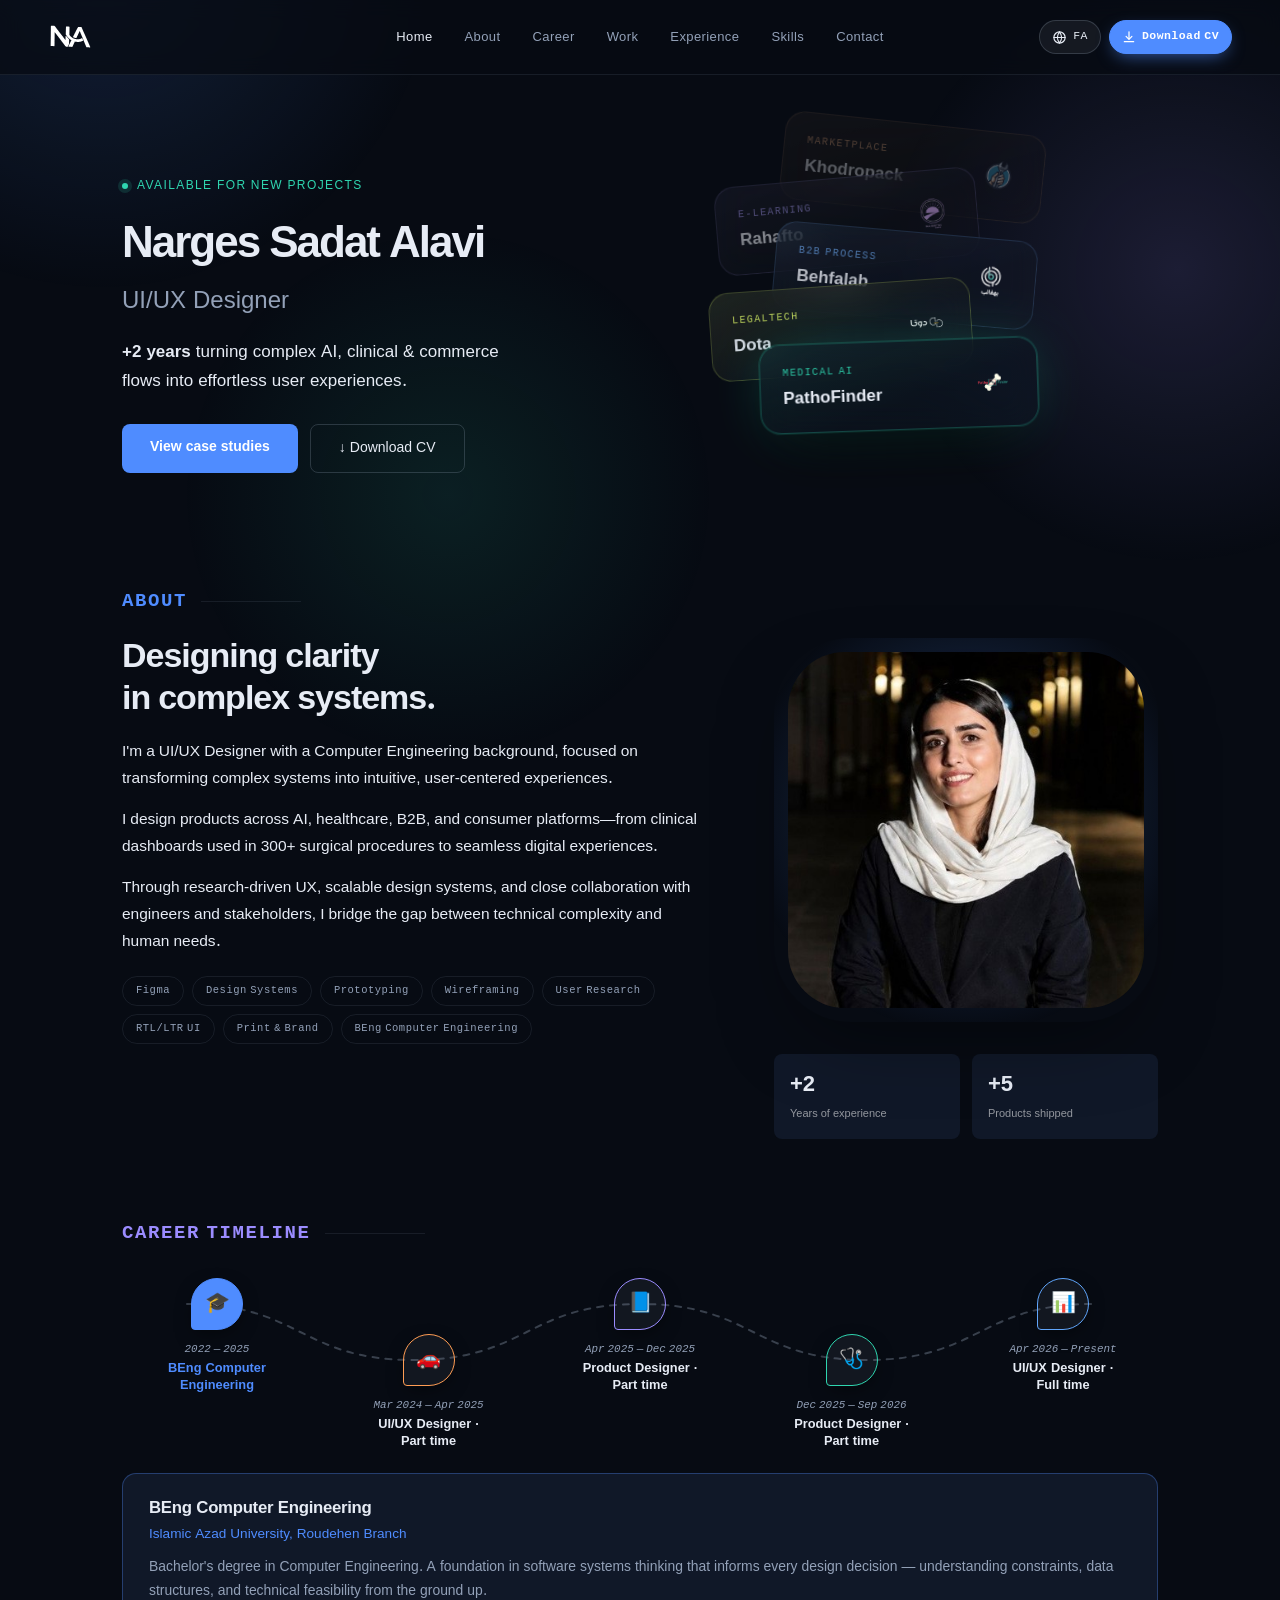
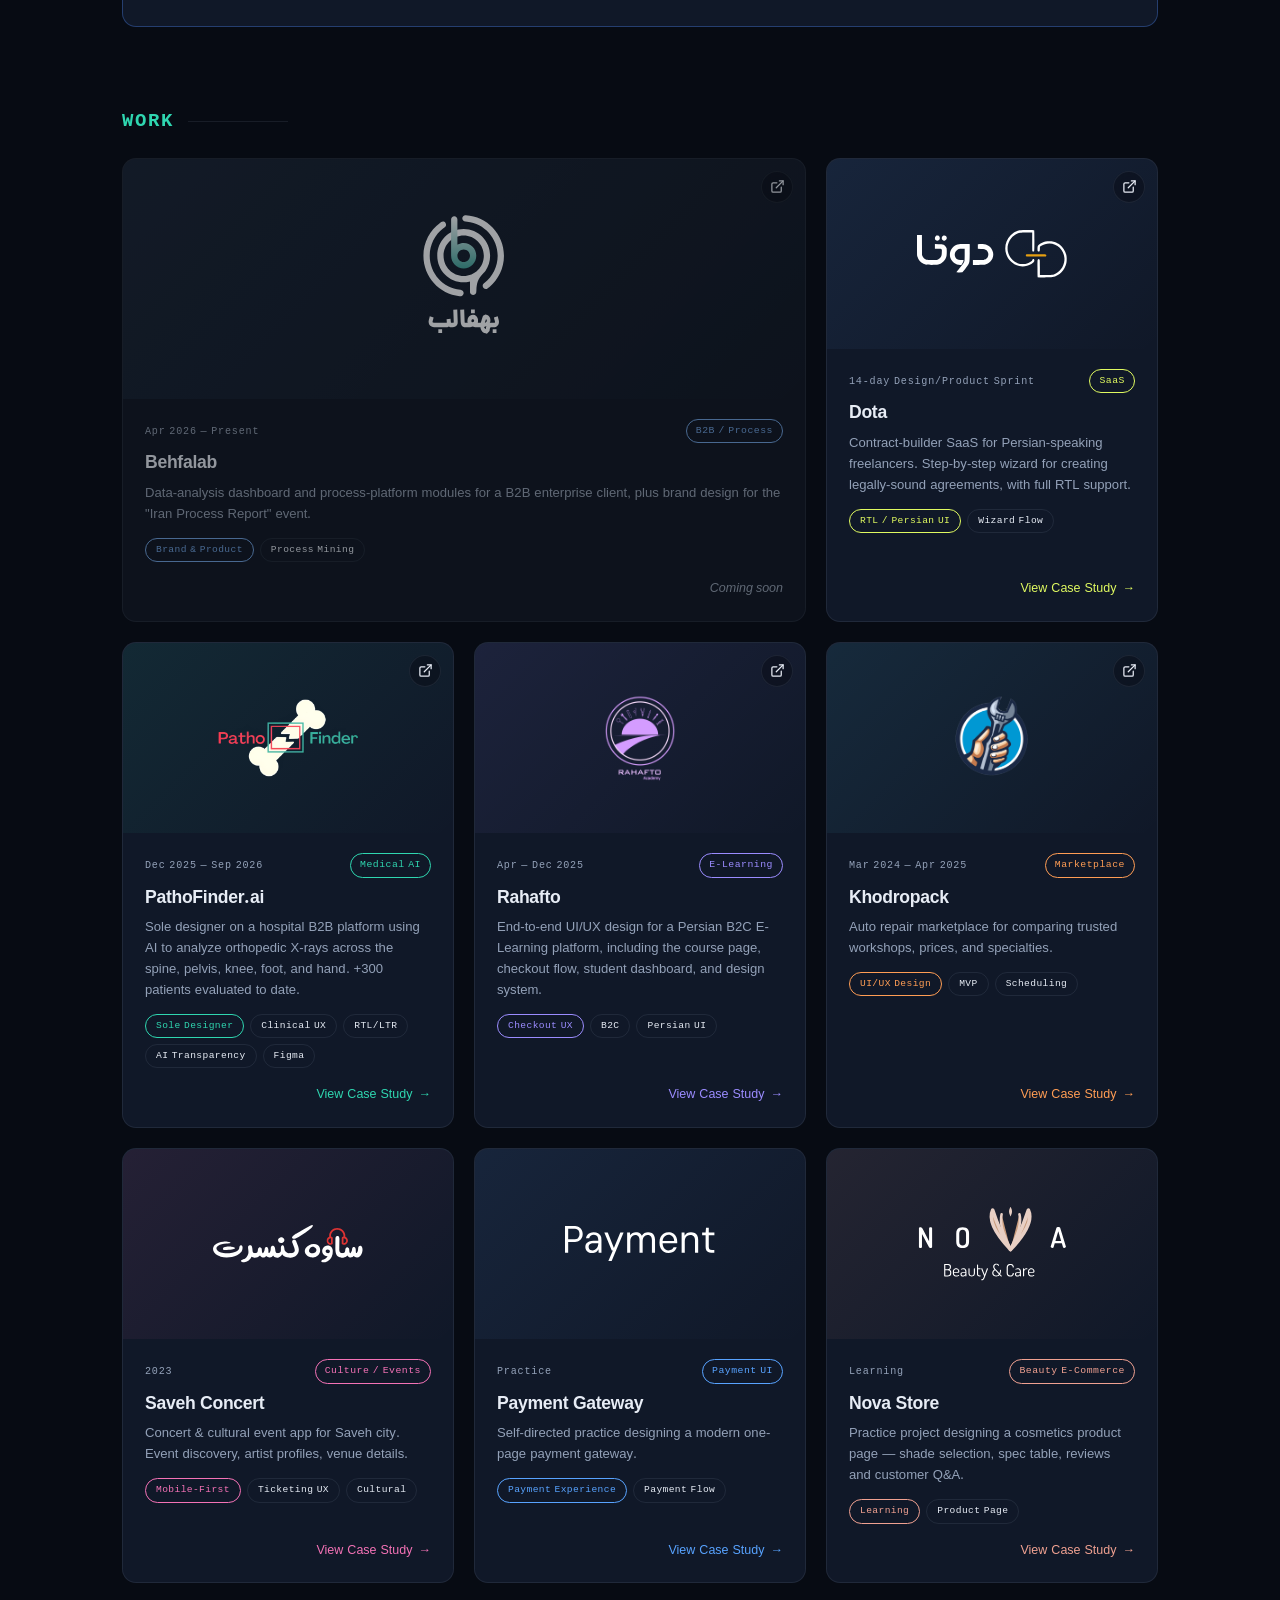
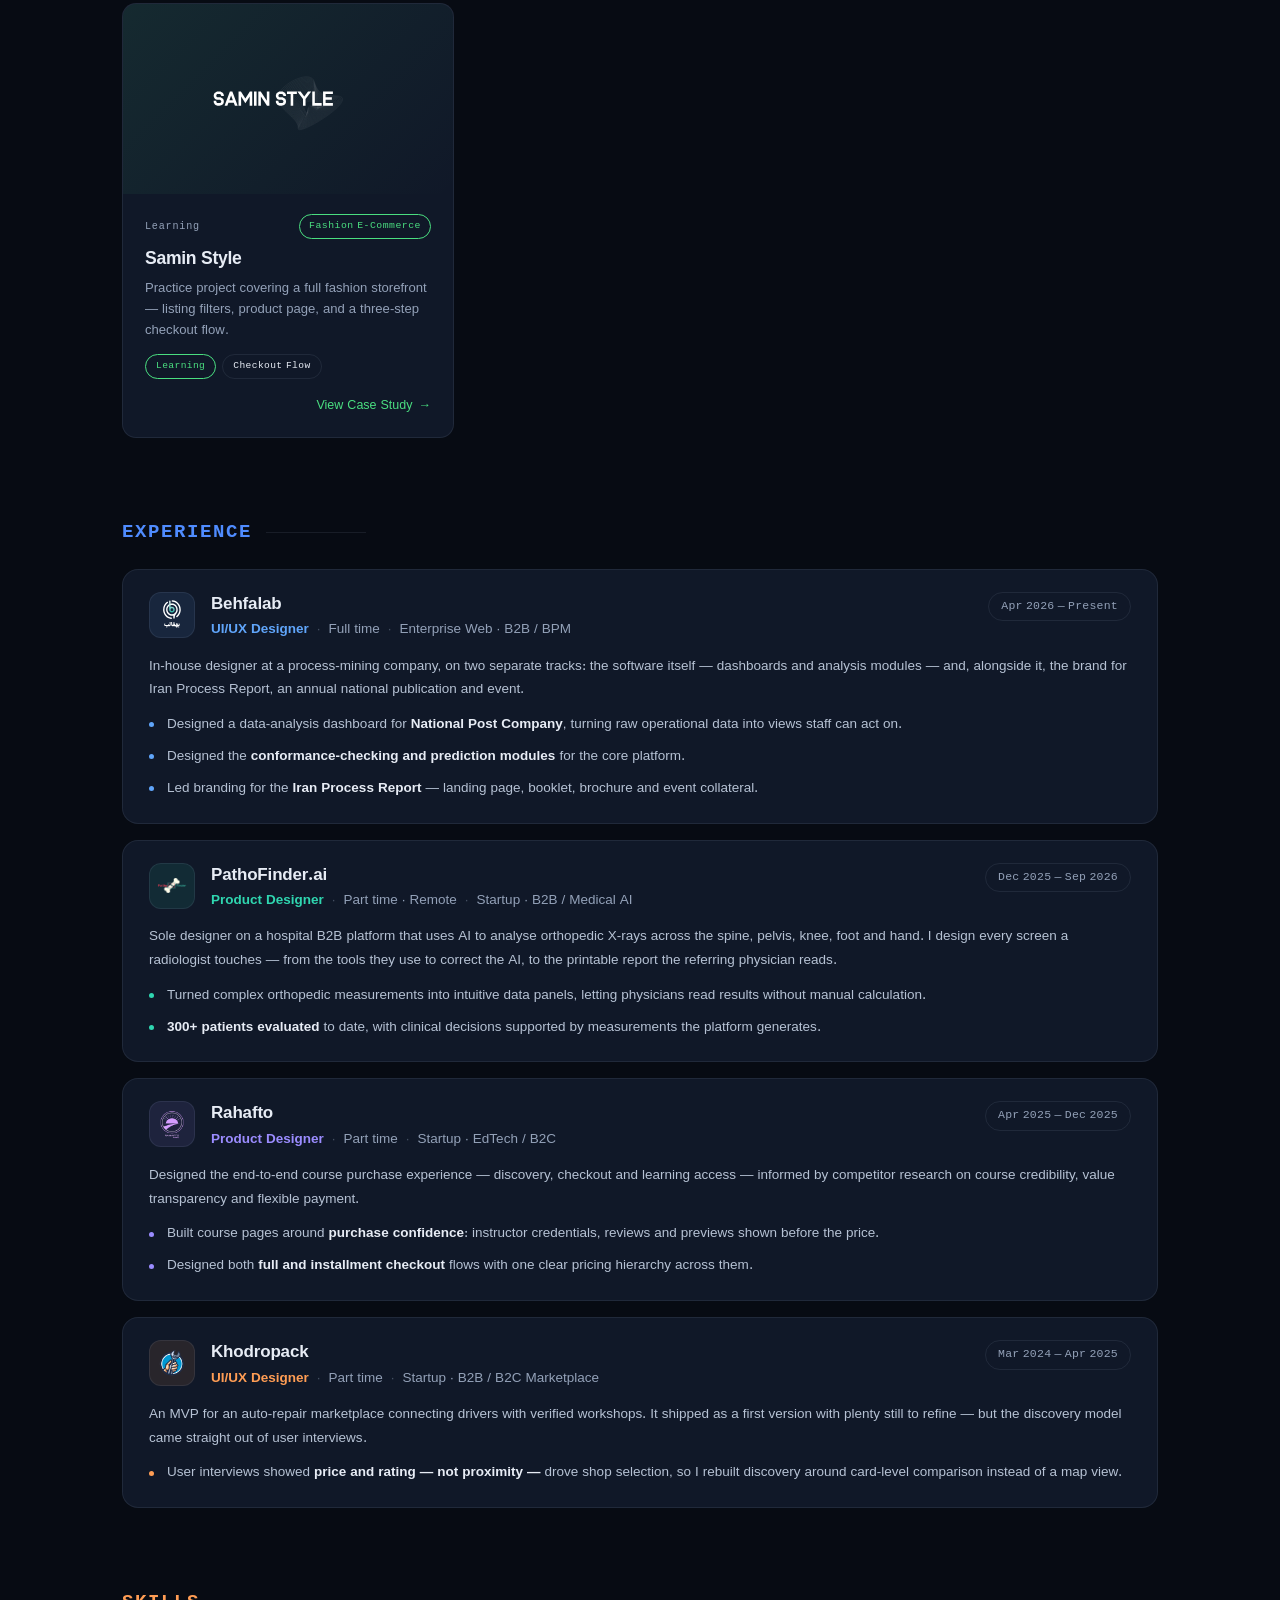
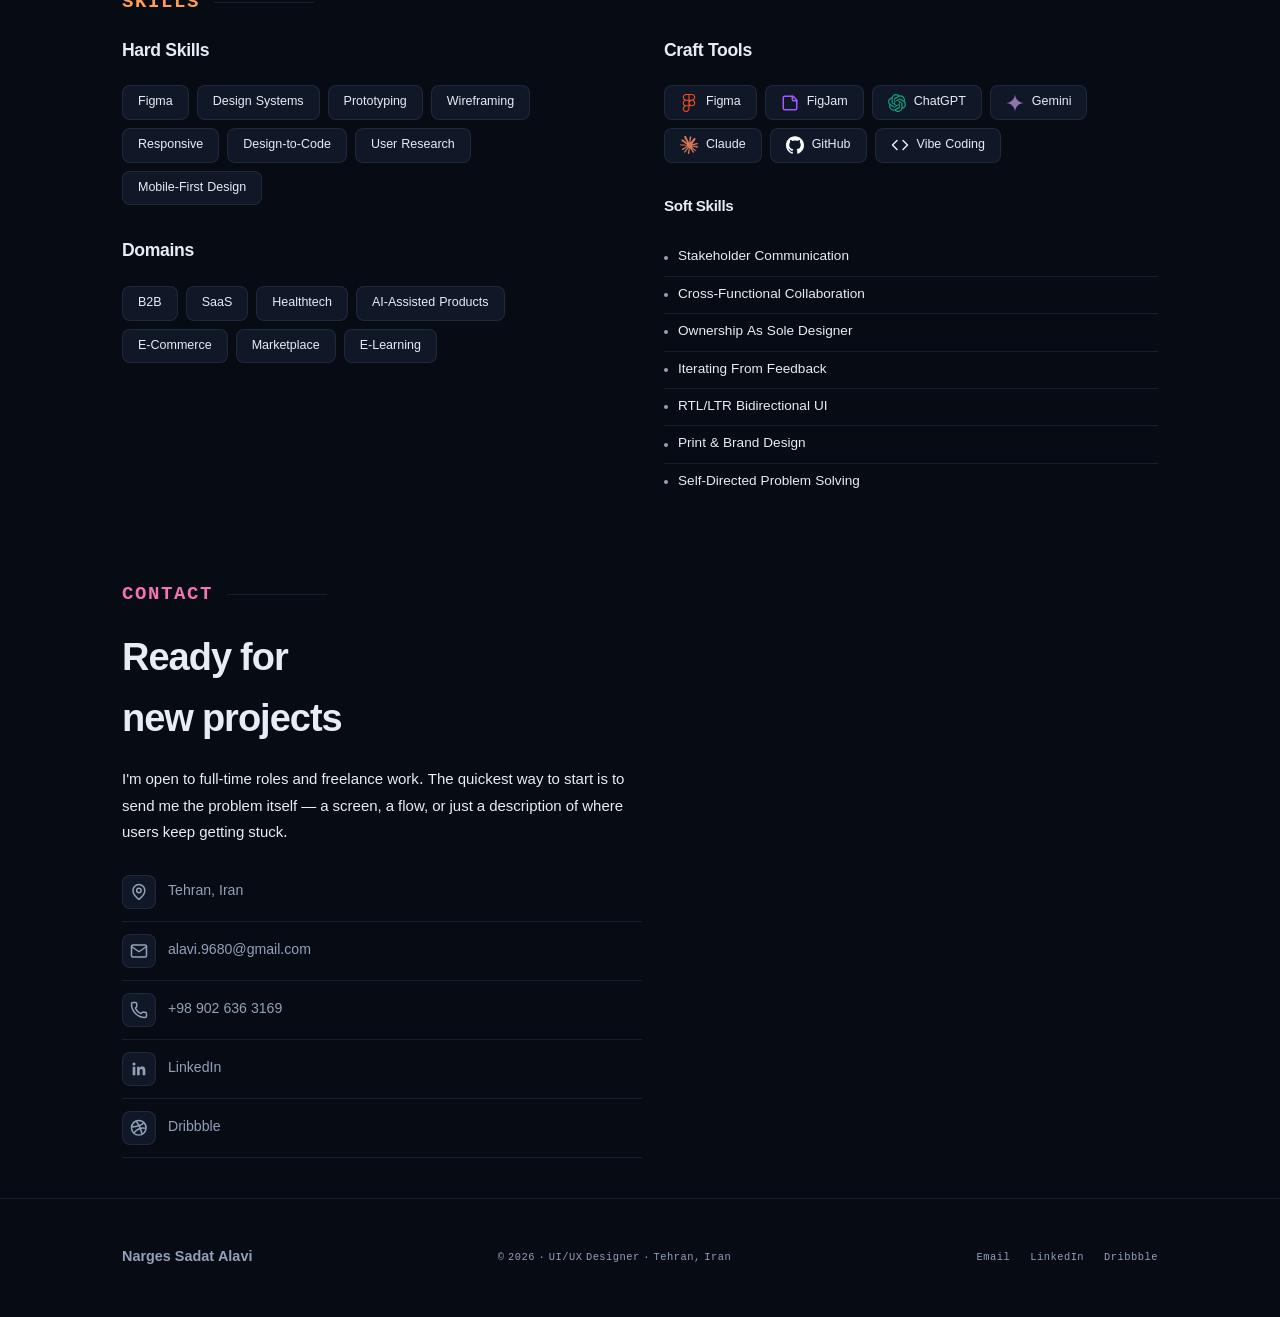
<file: index.html>
<!DOCTYPE html>
<html lang="en">
<head>
<script>
  (function () {
    try {
      var l = localStorage.getItem('site-lang') || 'en';
      document.documentElement.setAttribute('lang', l);
      document.documentElement.setAttribute('dir', l === 'fa' ? 'rtl' : 'ltr');
    } catch (e) {}
  })();
</script>
<meta charset="UTF-8">
<meta name="viewport" content="width=device-width, initial-scale=1.0">
<title>Narges Sadat Alavi — UI/UX Designer</title>
<meta name="description" content="Narges Sadat Alavi — UI/UX Designer turning complex AI, clinical & commerce flows into effortless user experiences.">
<link rel="icon" type="image/svg+xml" href="assets/logo.svg">
<link rel="stylesheet" href="css/style.css?v=20261012b">
</head>
<body>
<div class="bg-glow"></div>

<!-- ============ NAV ============ -->
<header class="nav">
  <a href="#" class="logo">
    <img src="assets/logo.svg" alt="Narges Sadat Alavi logo" class="logo-mark">
  </a>
  <ul class="nav-links">
    <li><a href="#home" class="active" data-en="Home" data-fa="خانه">Home</a></li>
    <li><a href="#about" data-en="About" data-fa="درباره من">About</a></li>
    <li><a href="#timeline" data-en="Career" data-fa="مسیر شغلی">Career</a></li>
    <li><a href="#work" data-en="Work" data-fa="نمونه‌کارها">Work</a></li>
    <li><a href="#experience" data-en="Experience" data-fa="سابقه کاری">Experience</a></li>
    <li><a href="#skills" data-en="Skills" data-fa="مهارت‌ها">Skills</a></li>
    <li><a href="#contact" data-en="Contact" data-fa="تماس">Contact</a></li>
  </ul>
  <div class="nav-actions">
    <button type="button" class="nav-btn" id="langToggle" aria-label="Switch language">
      <svg class="nb-svg" viewBox="0 0 24 24" fill="none" stroke="currentColor" stroke-width="1.9" stroke-linecap="round" stroke-linejoin="round" aria-hidden="true"><circle cx="12" cy="12" r="9"/><path d="M3 12h18"/><path d="M12 3a15 15 0 0 1 0 18a15 15 0 0 1 0-18"/></svg>
      <span id="langLabel">FA</span>
    </button>
    <a class="nav-btn cv" href="assets/Narges-Sadat-Alavi-UIUX-Designer-CV.pdf" download="Narges-Sadat-Alavi-UIUX-Designer-CV.pdf">
      <svg class="nb-svg" viewBox="0 0 24 24" fill="none" stroke="currentColor" stroke-width="2.1" stroke-linecap="round" stroke-linejoin="round" aria-hidden="true"><path d="M12 3v12"/><path d="m7 11 5 5 5-5"/><path d="M4 20h16"/></svg>
      <span class="nb-text" data-en="Download CV" data-fa="دانلود رزومه">Download CV</span>
    </a>
  </div>
  <button class="nav-toggle" id="navToggle" aria-label="Toggle menu" aria-expanded="false">
    <span></span><span></span><span></span>
  </button>
</header>
<div class="nav-overlay" id="navOverlay"></div>

<!-- ============ HERO ============ -->
<section class="hero" id="home">
  <div class="container hero-inner">
    <div class="hero-text">
      <div class="badge"><span class="dot"></span> <span data-en="Available for new projects" data-fa="آماده همکاری در پروژه‌های جدید">Available for new projects</span></div>
      <h1 data-en="Narges Sadat Alavi" data-fa="نرگس سادات علوی">Narges Sadat Alavi</h1>
      <p class="role" data-en="UI/UX Designer" data-fa="طراح UI/UX">UI/UX Designer</p>
      <p class="pitch"><strong data-en="+2 years" data-fa="+۲ سال">+2 years</strong> <span data-en="turning complex AI, clinical &amp; commerce flows into effortless user experiences." data-fa="کار روی محصولات هوش مصنوعی، درمانی و تجاری — و ساده کردن چیزی که از اولش ساده نیست.">turning complex AI, clinical &amp; commerce flows into effortless user experiences.</span></p>
      <div class="hero-actions">
        <a href="#work" class="btn btn-primary" data-en="View case studies" data-fa="مشاهده نمونه‌کارها">View case studies</a>
        <a class="btn btn-secondary" href="assets/Narges-Sadat-Alavi-UIUX-Designer-CV.pdf" download="Narges-Sadat-Alavi-UIUX-Designer-CV.pdf" data-en="↓ Download CV" data-fa="↓ دانلود رزومه">↓ Download CV</a>
      </div>
    </div>

    <div class="hero-visual">
      <div class="fc-stack">
      <div class="floating-card fc-tier1 fc-1" style="--fc-tint: 255,157,84;">
        <div class="fc-body">
          <div class="fc-label" data-en="MARKETPLACE" data-fa="مارکت‌پلیس">MARKETPLACE</div>
          <div class="fc-title">Khodropack</div>
        </div>
        <img src="assets/logos/khodropack.png" alt="" class="fc-logo">
      </div>

      <div class="floating-card fc-tier2 fc-4" style="--fc-tint: 155,140,255;">
        <div class="fc-body">
          <div class="fc-label" data-en="E-LEARNING" data-fa="یادگیری آنلاین">E-LEARNING</div>
          <div class="fc-title">Rahafto</div>
        </div>
        <img src="assets/logos/rahafto.png" alt="" class="fc-logo">
      </div>

      <div class="floating-card fc-tier3 fc-2" style="--fc-tint: 96,165,250;">
        <div class="fc-body">
          <div class="fc-label" data-en="B2B PROCESS" data-fa="فرایند B2B">B2B PROCESS</div>
          <div class="fc-title">Behfalab</div>
        </div>
        <img src="assets/logos/bahfalab.svg" alt="" class="fc-logo">
      </div>

      <div class="floating-card fc-tier4 fc-5" style="--fc-tint: 224,250,96;">
        <div class="fc-body">
          <div class="fc-label" data-en="LEGALTECH" data-fa="فناوری حقوقی">LEGALTECH</div>
          <div class="fc-title">Dota</div>
        </div>
        <img src="assets/logos/dota.svg" alt="" class="fc-logo">
      </div>

      <div class="floating-card fc-front fc-3" style="--fc-tint: 47,214,176;">
        <div class="fc-body">
          <div class="fc-label" data-en="MEDICAL AI" data-fa="هوش مصنوعی پزشکی">MEDICAL AI</div>
          <div class="fc-title">PathoFinder</div>
        </div>
        <img src="assets/logos/pathofinder.png" alt="" class="fc-logo">
      </div>
      </div>
    </div>
  </div>
</section>

<!-- ============ ABOUT ============ -->
<section class="section" id="about">
  <div class="container">
    <div class="eyebrow"><span data-en="ABOUT" data-fa="درباره من">ABOUT</span><div class="rule"></div></div>

    <div class="about-grid">
      <div class="about-left">
        <h2 data-en="Designing clarity<br>in complex systems." data-fa="شفاف کردن<br>سیستم‌های پیچیده." data-html="true">Designing clarity<br>in complex systems.</h2>
        <p data-en="I'm a UI/UX Designer with a Computer Engineering background, focused on transforming complex systems into intuitive, user-centered experiences." data-fa="من یک طراح UI/UX با پیشینه مهندسی کامپیوتر هستم که کارم این است که سیستم‌های پیچیده را به چیزی تبدیل کنم که آدم بدون راهنما بفهمدش.">I'm a UI/UX Designer with a Computer Engineering background, focused on transforming complex systems into intuitive, user-centered experiences.</p>
        <p data-en="I design products across AI, healthcare, B2B, and consumer platforms—from clinical dashboards used in 300+ surgical procedures to seamless digital experiences." data-fa="در حوزه‌های هوش مصنوعی، سلامت، B2B و محصولات عمومی طراحی می‌کنم؛ از داشبوردهای بالینی استفاده‌شده در بیش از ۳۰۰ عمل جراحی تا تجربه‌های دیجیتال روان.">I design products across AI, healthcare, B2B, and consumer platforms—from clinical dashboards used in 300+ surgical procedures to seamless digital experiences.</p>
        <p data-en="Through research-driven UX, scalable design systems, and close collaboration with engineers and stakeholders, I bridge the gap between technical complexity and human needs." data-fa="با پژوهش کاربر، دیزاین سیستم‌های قابل توسعه و کار نزدیک با مهندس‌ها و ذی‌نفعان، فاصله بین آنچه از نظر فنی ممکن است و آنچه آدم‌ها واقعاً لازم دارند را پر می‌کنم.">Through research-driven UX, scalable design systems, and close collaboration with engineers and stakeholders, I bridge the gap between technical complexity and human needs.</p>

        <div class="pill-row">
          <span class="pill">Figma</span>
          <span class="pill">Design Systems</span>
          <span class="pill">Prototyping</span>
          <span class="pill">Wireframing</span>
          <span class="pill">User Research</span>
          <span class="pill">RTL/LTR UI</span>
          <span class="pill">Print &amp; Brand</span>
          <span class="pill">BEng Computer Engineering</span>
        </div>
      </div>

      <div class="about-right">
        <div class="avatar-large"><img src="assets/profile.jpg" alt="Narges Sadat Alavi"></div>
        <div class="stat-row">
          <div class="stat-card">
            <div class="stat-num">+2</div>
            <div class="stat-label" data-en="Years of experience" data-fa="سال تجربه">Years of experience</div>
          </div>
          <div class="stat-card">
            <div class="stat-num">+5</div>
            <div class="stat-label" data-en="Products shipped" data-fa="محصول تحویل‌شده">Products shipped</div>
          </div>
        </div>
      </div>
    </div>
  </div>
</section>

<!-- ============ TIMELINE ============ -->
<section class="section" id="timeline">
  <div class="container">
    <div class="eyebrow"><span data-en="CAREER TIMELINE" data-fa="مسیر شغلی">CAREER TIMELINE</span><div class="rule"></div></div>

    <div class="timeline-track">
      <svg class="timeline-curve" viewBox="0 0 1036 116" preserveAspectRatio="none" aria-hidden="true">
        <path d="M 65,34 C 178.25,34 178.25,90 291.5,90 C 404.75,90 404.75,34 518,34 C 631.25,34 631.25,90 744.5,90 C 857.75,90 857.75,34 971,34"
              fill="none" stroke="rgba(148,163,184,0.35)" stroke-width="2" stroke-dasharray="6 7" stroke-linecap="round"/>
      </svg>

      <button type="button" class="milestone active" style="--milestone-color: var(--blue)"
        data-title="BEng Computer Engineering" data-role="Islamic Azad University, Roudehen Branch"
        data-desc="Bachelor's degree in Computer Engineering. A foundation in software systems thinking that informs every design decision — understanding constraints, data structures, and technical feasibility from the ground up."
        data-title-fa="کارشناسی مهندسی کامپیوتر" data-role-fa="دانشگاه آزاد اسلامی، واحد رودهن"
        data-desc-fa="مدرک کارشناسی مهندسی کامپیوتر. پایه‌ای در تفکر سیستمی نرم‌افزار که به هر تصمیم طراحی جهت می‌دهد — درک محدودیت‌ها، ساختار داده و امکان‌پذیری فنی از پایه.">
        <div class="milestone-icon">🎓</div>
        <div class="m-text">
          <div class="m-date" data-en="2022 — 2025" data-fa="۱۴۰۱ — ۱۴۰۴">2022 — 2025</div>
          <div class="m-role" data-en="BEng Computer<br>Engineering" data-fa="کارشناسی مهندسی<br>کامپیوتر" data-html="true">BEng Computer<br>Engineering</div>
        </div>
      <svg class="m-chevron" viewBox="0 0 24 24" fill="none" stroke="currentColor" stroke-width="2.2" stroke-linecap="round" stroke-linejoin="round" aria-hidden="true"><path d="m6 9 6 6 6-6"/></svg><div class="m-mobile-desc"><div class="m-mobile-desc-in"><div class="role-co" data-mobile-role></div><p data-mobile-desc></p></div></div>
      </button>

      <button type="button" class="milestone dip" style="--milestone-color: var(--orange)"
        data-title="UI/UX Designer · Part time" data-role="Khodropack · Auto-repair Marketplace"
        data-desc="Designed an end-to-end experience for finding and comparing trusted repair shops with transparent pricing — a comparison-focused discovery flow, direct calling and navigation integration, and mechanic availability scheduling."
        data-title-fa="طراح UI/UX · پاره‌وقت" data-role-fa="خودروپک · مارکت‌پلیس تعمیرگاه خودرو"
        data-desc-fa="طراحی تجربه‌ای end-to-end برای یافتن و مقایسه تعمیرگاه‌های معتبر با قیمت‌گذاری شفاف — جریان کشف مبتنی بر مقایسه، تماس مستقیم، اتصال به مسیریابی و زمان‌بندی در دسترس بودن مکانیک.">
        <div class="milestone-icon">🚗</div>
        <div class="m-text">
          <div class="m-date" data-en="Mar 2024 — Apr 2025" data-fa="اسفند ۱۴۰۲ — فروردین ۱۴۰۴">Mar 2024 — Apr 2025</div>
          <div class="m-role" data-en="UI/UX Designer ·<br>Part time" data-fa="طراح UI/UX ·<br>پاره‌وقت" data-html="true">UI/UX Designer ·<br>Part time</div>
        </div>
      <svg class="m-chevron" viewBox="0 0 24 24" fill="none" stroke="currentColor" stroke-width="2.2" stroke-linecap="round" stroke-linejoin="round" aria-hidden="true"><path d="m6 9 6 6 6-6"/></svg><div class="m-mobile-desc"><div class="m-mobile-desc-in"><div class="role-co" data-mobile-role></div><p data-mobile-desc></p></div></div>
      </button>

      <button type="button" class="milestone" style="--milestone-color: var(--purple)"
        data-title="Product Designer · Part time" data-role="Rahafto · Education Platform"
        data-desc="Designed the end-to-end course purchase experience, from discovery to checkout and learning access — competitor research, instructor credibility, and full/installment checkout flows."
        data-title-fa="طراح محصول · پاره‌وقت" data-role-fa="ره‌افتو · پلتفرم آموزشی"
        data-desc-fa="طراحی تجربه کامل خرید دوره، از کشف تا پرداخت و دسترسی به آموزش — تحقیق رقبا، اعتبار مدرس، و جریان‌های پرداخت کامل/اقساطی.">
        <div class="milestone-icon">📘</div>
        <div class="m-text">
          <div class="m-date" data-en="Apr 2025 — Dec 2025" data-fa="فروردین — آذر ۱۴۰۴">Apr 2025 — Dec 2025</div>
          <div class="m-role" data-en="Product Designer ·<br>Part time" data-fa="طراح محصول ·<br>پاره‌وقت" data-html="true">Product Designer ·<br>Part time</div>
        </div>
      <svg class="m-chevron" viewBox="0 0 24 24" fill="none" stroke="currentColor" stroke-width="2.2" stroke-linecap="round" stroke-linejoin="round" aria-hidden="true"><path d="m6 9 6 6 6-6"/></svg><div class="m-mobile-desc"><div class="m-mobile-desc-in"><div class="role-co" data-mobile-role></div><p data-mobile-desc></p></div></div>
      </button>

      <button type="button" class="milestone dip" style="--milestone-color: var(--teal)"
        data-title="Product Designer · Part time" data-role="PathoFinder.ai · Medical AI"
        data-desc="Sole designer on a hospital B2B platform using AI to analyze orthopedic X-rays across the spine, pelvis, knee, foot, and hand. End-to-end ownership of clinical workflows, from AI-assisted measurement tools to physician-facing reports."
        data-title-fa="طراح محصول · پاره‌وقت" data-role-fa="پاتوفایندر · هوش مصنوعی پزشکی"
        data-desc-fa="تنها طراح یک پلتفرم B2B بیمارستانی که از هوش مصنوعی برای تحلیل رادیوگرافی ارتوپدی ستون فقرات، لگن، زانو، پا و دست استفاده می‌کند. مالکیت کامل جریان‌های بالینی، از ابزارهای اندازه‌گیری مبتنی بر AI تا گزارش‌های پزشک.">
        <div class="milestone-icon">🩺</div>
        <div class="m-text">
          <div class="m-date" data-en="Dec 2025 — Sep 2026" data-fa="آذر ۱۴۰۴ — مهر ۱۴۰۵">Dec 2025 — Sep 2026</div>
          <div class="m-role" data-en="Product Designer ·<br>Part time" data-fa="طراح محصول ·<br>پاره‌وقت" data-html="true">Product Designer ·<br>Part time</div>
        </div>
      <svg class="m-chevron" viewBox="0 0 24 24" fill="none" stroke="currentColor" stroke-width="2.2" stroke-linecap="round" stroke-linejoin="round" aria-hidden="true"><path d="m6 9 6 6 6-6"/></svg><div class="m-mobile-desc"><div class="m-mobile-desc-in"><div class="role-co" data-mobile-role></div><p data-mobile-desc></p></div></div>
      </button>

      <button type="button" class="milestone" data-newest style="--milestone-color: var(--blue2)"
        data-title="UI/UX Designer · Full time" data-role="Behfalab · Enterprise / Process Mining"
        data-desc="Designing a data-analysis dashboard for a national B2B client, plus the conformance-checking and prediction modules for the core platform. Also leading brand design for the &quot;Iran Process Report&quot; event."
        data-title-fa="طراح UI/UX · تمام‌وقت" data-role-fa="بهفالب · سازمانی / فرایندکاوی"
        data-desc-fa="طراحی داشبورد تحلیل داده برای یک مشتری سازمانی B2B، به‌همراه ماژول‌های انطباق‌سنجی و پیش‌بینی برای پلتفرم اصلی. همچنین رهبری طراحی برند رویداد «گزارش فرایند ایران».">
        <div class="milestone-icon">📊</div>
        <div class="m-text">
          <div class="m-date" data-en="Apr 2026 — Present" data-fa="فروردین ۱۴۰۵ — تاکنون">Apr 2026 — Present</div>
          <div class="m-role" data-en="UI/UX Designer ·<br>Full time" data-fa="طراح UI/UX ·<br>تمام‌وقت" data-html="true">UI/UX Designer ·<br>Full time</div>
        </div>
      <svg class="m-chevron" viewBox="0 0 24 24" fill="none" stroke="currentColor" stroke-width="2.2" stroke-linecap="round" stroke-linejoin="round" aria-hidden="true"><path d="m6 9 6 6 6-6"/></svg><div class="m-mobile-desc"><div class="m-mobile-desc-in"><div class="role-co" data-mobile-role></div><p data-mobile-desc></p></div></div>
      </button>
    </div>

    <div class="timeline-current" id="timelineCurrent" style="--tc-color: var(--blue)">
      <h3 id="tcTitle" data-en="BEng Computer Engineering" data-fa="کارشناسی مهندسی کامپیوتر">BEng Computer Engineering</h3>
      <div class="role-co" id="tcRole" data-en="Islamic Azad University, Roudehen Branch" data-fa="دانشگاه آزاد اسلامی، واحد رودهن">Islamic Azad University, Roudehen Branch</div>
      <p id="tcDesc" data-en="Bachelor's degree in Computer Engineering. A foundation in software systems thinking that informs every design decision — understanding constraints, data structures, and technical feasibility from the ground up." data-fa="مدرک کارشناسی مهندسی کامپیوتر. پایه‌ای در تفکر سیستمی نرم‌افزار که به هر تصمیم طراحی جهت می‌دهد — درک محدودیت‌ها، ساختار داده و امکان‌پذیری فنی از پایه.">Bachelor's degree in Computer Engineering. A foundation in software systems thinking that informs every design decision — understanding constraints, data structures, and technical feasibility from the ground up.</p>
    </div>
  </div>
</section>

<!-- ============ WORK ============ -->
<section class="section" id="work">
  <div class="container">
    <div class="eyebrow"><span data-en="WORK" data-fa="نمونه‌کارها">WORK</span><div class="rule"></div></div>

    <div class="work-grid">
      <!-- Behfalab -->
      <article class="work-card featured no-case-study" data-project="bahfalab" style="--accent: var(--blue2); --tint: rgba(96,165,250,.09)">
        <div class="work-thumb">
          <a href="https://behfalab.com/" target="_blank" rel="noopener" class="work-site-icon" aria-label="Visit Behfalab" onclick="event.stopPropagation()"><svg viewBox="0 0 24 24" fill="none" stroke="currentColor" stroke-width="2" stroke-linecap="round" stroke-linejoin="round"><path d="M18 13v6a2 2 0 0 1-2 2H5a2 2 0 0 1-2-2V8a2 2 0 0 1 2-2h6"></path><polyline points="15 3 21 3 21 9"></polyline><line x1="10" y1="14" x2="21" y2="3"></line></svg></a>
          <div class="work-logo">
            <img src="assets/logos/bahfalab.svg" alt="Behfalab logo" class="work-logo-img">
          </div>
        </div>
        <div class="work-body">
          <div class="work-meta">
            <span class="work-date" data-en="Apr 2026 — Present" data-fa="فروردین ۱۴۰۵ — تاکنون">Apr 2026 — Present</span>
            <span class="work-tag-top" data-en="B2B / Process" data-fa="B2B / فرایند">B2B / Process</span>
          </div>
          <h3 class="work-title">Behfalab <span class="name-fa">(بهفالب)</span></h3>
          <p class="work-desc" data-en="Data-analysis dashboard and process-platform modules for a B2B enterprise client, plus brand design for the &quot;Iran Process Report&quot; event." data-fa="داشبورد تحلیل داده و ماژول‌های پلتفرم فرایندی برای یک مشتری سازمانی B2B، به‌همراه طراحی برند برای رویداد «گزارش فرایند ایران».">Data-analysis dashboard and process-platform modules for a B2B enterprise client, plus brand design for the "Iran Process Report" event.</p>
          <div class="work-tags">
            <span class="primary">Brand &amp; Product</span>
            <span>Process Mining</span>
          </div>
          <div class="work-footer-links">
            <!-- DISABLED until the case study is ready (restore: delete the "Coming soon" span below, uncomment this link, and remove the no-case-study class from the card):
            <a href="case-studies/behfalab.html" class="work-link"><span class="wl-text" data-en="View Case Study" data-fa="مشاهده نمونه‌کار">View Case Study</span><span class="wl-arrow">→</span></a>
            -->
            <span class="work-link coming-soon-link" aria-disabled="true"><span class="wl-text" data-en="Coming soon" data-fa="به‌زودی">Coming soon</span></span>
          </div>
        </div>
      </article>
      <!-- Dota (Doota) -->
      <article class="work-card" data-project="dota" style="--accent: #e0fa60; --tint: rgba(96,165,250,.09)">
        <div class="work-thumb">
          <a href="https://contract-maker-silk.vercel.app/" target="_blank" rel="noopener" class="work-site-icon" aria-label="Visit Dota" onclick="event.stopPropagation()"><svg viewBox="0 0 24 24" fill="none" stroke="currentColor" stroke-width="2" stroke-linecap="round" stroke-linejoin="round"><path d="M18 13v6a2 2 0 0 1-2 2H5a2 2 0 0 1-2-2V8a2 2 0 0 1 2-2h6"></path><polyline points="15 3 21 3 21 9"></polyline><line x1="10" y1="14" x2="21" y2="3"></line></svg></a>
          <div class="work-logo">
            <img src="assets/logos/dota.svg" alt="Dota logo" class="work-logo-img">
          </div>
        </div>
        <div class="work-body">
          <div class="work-meta">
            <span class="work-date" data-en="14-day Design/Product Sprint" data-fa="اسپرینت ۱۴ روزه طراحی محصول">14-day Design/Product Sprint</span>
            <span class="work-tag-top" data-en="SaaS" data-fa="SaaS">SaaS</span>
          </div>
          <h3 class="work-title">Dota <span class="name-fa">(دوتا)</span></h3>
          <p class="work-desc" data-en="Contract-builder SaaS for Persian-speaking freelancers. Step-by-step wizard for creating legally-sound agreements, with full RTL support." data-fa="سرویس نرم‌افزاری قراردادساز برای فریلنسرهای فارسی‌زبان. ویزارد گام‌به‌گام برای ساخت توافق‌نامه‌های معتبر حقوقی، با پشتیبانی کامل از راست‌به‌چپ.">Contract-builder SaaS for Persian-speaking freelancers. Step-by-step wizard for creating legally-sound agreements, with full RTL support.</p>
          <div class="work-tags">
            <span class="primary">RTL / Persian UI</span>
            <span>Wizard Flow</span>
          </div>
          <div class="work-footer-links">
            <a href="case-studies/dota.html" class="work-link"><span class="wl-text" data-en="View Case Study" data-fa="مشاهده نمونه‌کار">View Case Study</span><span class="wl-arrow">→</span></a>
          </div>
        </div>
      </article>
      <!-- PathoFinder — featured -->
      <article class="work-card" data-project="pathofinder" style="--accent: var(--teal); --tint: rgba(47,214,176,.09)">
        <div class="work-thumb">
          <a href="https://pathofinder.ai/" target="_blank" rel="noopener" class="work-site-icon" aria-label="Visit PathoFinder.ai" onclick="event.stopPropagation()"><svg viewBox="0 0 24 24" fill="none" stroke="currentColor" stroke-width="2" stroke-linecap="round" stroke-linejoin="round"><path d="M18 13v6a2 2 0 0 1-2 2H5a2 2 0 0 1-2-2V8a2 2 0 0 1 2-2h6"></path><polyline points="15 3 21 3 21 9"></polyline><line x1="10" y1="14" x2="21" y2="3"></line></svg></a>
          <div class="work-logo">
            <img src="assets/logos/pathofinder.png" alt="PathoFinder logo" class="work-logo-img">
          </div>
        </div>
        <div class="work-body">
          <div class="work-meta">
            <span class="work-date" data-en="Dec 2025 — Sep 2026" data-fa="آذر ۱۴۰۴ — مهر ۱۴۰۵">Dec 2025 — Sep 2026</span>
            <span class="work-tag-top" data-en="Medical AI" data-fa="هوش مصنوعی پزشکی">Medical AI</span>
          </div>
          <h3 class="work-title">PathoFinder.ai <span class="name-fa">(پاتوفایندر)</span></h3>
          <p class="work-desc" data-en="Sole designer on a hospital B2B platform using AI to analyze orthopedic X-rays across the spine, pelvis, knee, foot, and hand. +300 patients evaluated to date." data-fa="تنها طراح یک پلتفرم B2B بیمارستانی که با هوش مصنوعی رادیوگرافی‌های ارتوپدی ستون فقرات، لگن، زانو، پا و دست را تحلیل می‌کند. بیش از ۳۰۰ بیمار تاکنون ارزیابی شده.">Sole designer on a hospital B2B platform using AI to analyze orthopedic X-rays across the spine, pelvis, knee, foot, and hand. +300 patients evaluated to date.</p>
          <div class="work-tags">
            <span class="primary">Sole Designer</span>
            <span>Clinical UX</span>
            <span>RTL/LTR</span>
            <span>AI Transparency</span>
            <span>Figma</span>
          </div>
          <div class="work-footer-links">
            <a href="case-studies/pathofinder.html" class="work-link"><span class="wl-text" data-en="View Case Study" data-fa="مشاهده نمونه‌کار">View Case Study</span><span class="wl-arrow">→</span></a>
          </div>
        </div>
      </article>
      <!-- Rahafto -->
      <article class="work-card tall" data-project="rahafto" style="--accent: var(--purple); --tint: rgba(155,140,255,.09)">
        <div class="work-thumb">
          <a href="https://rahafto.org/" target="_blank" rel="noopener" class="work-site-icon" aria-label="Visit Rahafto" onclick="event.stopPropagation()"><svg viewBox="0 0 24 24" fill="none" stroke="currentColor" stroke-width="2" stroke-linecap="round" stroke-linejoin="round"><path d="M18 13v6a2 2 0 0 1-2 2H5a2 2 0 0 1-2-2V8a2 2 0 0 1 2-2h6"></path><polyline points="15 3 21 3 21 9"></polyline><line x1="10" y1="14" x2="21" y2="3"></line></svg></a>
          <div class="work-logo">
            <img src="assets/logos/rahafto.png" alt="Rahafto Academy logo" class="work-logo-img work-logo-img-sm">
          </div>
        </div>
        <div class="work-body">
          <div class="work-meta">
            <span class="work-date" data-en="Apr — Dec 2025" data-fa="فروردین — آذر ۱۴۰۴">Apr — Dec 2025</span>
            <span class="work-tag-top" data-en="E-Learning" data-fa="یادگیری آنلاین">E-Learning</span>
          </div>
          <h3 class="work-title">Rahafto <span class="name-fa">(ره‌افتو)</span></h3>
          <p class="work-desc" data-en="End-to-end UI/UX design for a Persian B2C E-Learning platform, including the course page, checkout flow, student dashboard, and design system." data-fa="طراحی کامل UI/UX برای یک پلتفرم آموزشی فارسی B2C، شامل صفحه دوره، فرایند پرداخت، داشبورد دانشجو و سیستم طراحی.">End-to-end UI/UX design for a Persian B2C E-Learning platform, including the course page, checkout flow, student dashboard, and design system.</p>
          <div class="work-tags">
            <span class="primary">Checkout UX</span>
            <span>B2C</span>
            <span>Persian UI</span>
          </div>
          <div class="work-footer-links">
            <a href="case-studies/rahafto.html" class="work-link"><span class="wl-text" data-en="View Case Study" data-fa="مشاهده نمونه‌کار">View Case Study</span><span class="wl-arrow">→</span></a>
          </div>
        </div>
      </article>
      <!-- Khodropack -->
      <article class="work-card" data-project="khodropack" style="--accent: var(--orange); --tint: rgba(84,221,255,.09)">
        <div class="work-thumb">
          <a href="https://khodropack.ir" target="_blank" rel="noopener" class="work-site-icon" aria-label="Visit Khodropack" onclick="event.stopPropagation()"><svg viewBox="0 0 24 24" fill="none" stroke="currentColor" stroke-width="2" stroke-linecap="round" stroke-linejoin="round"><path d="M18 13v6a2 2 0 0 1-2 2H5a2 2 0 0 1-2-2V8a2 2 0 0 1 2-2h6"></path><polyline points="15 3 21 3 21 9"></polyline><line x1="10" y1="14" x2="21" y2="3"></line></svg></a>
          <div class="work-logo">
            <img src="assets/logos/khodropack.png" alt="Khodropack logo" class="work-logo-img work-logo-img-sm">
          </div>
        </div>
        <div class="work-body">
          <div class="work-meta">
            <span class="work-date" data-en="Mar 2024 — Apr 2025" data-fa="اسفند ۱۴۰۲ — فروردین ۱۴۰۴">Mar 2024 — Apr 2025</span>
            <span class="work-tag-top" data-en="Marketplace" data-fa="مارکت‌پلیس">Marketplace</span>
          </div>
          <h3 class="work-title">Khodropack <span class="name-fa">(خودروپک)</span></h3>
          <p class="work-desc" data-en="Auto repair marketplace for comparing trusted workshops, prices, and specialties." data-fa="مارکت‌پلیس تعمیر خودرو برای مقایسه تعمیرگاه‌های معتبر، قیمت‌ها و تخصص‌ها.">Auto repair marketplace for comparing trusted workshops, prices, and specialties.</p>
          <div class="work-tags">
            <span class="primary">UI/UX Design</span>
            <span>MVP</span>
            <span>Scheduling</span>
          </div>
          <div class="work-footer-links">
            <a href="case-studies/khodropack.html" class="work-link"><span class="wl-text" data-en="View Case Study" data-fa="مشاهده نمونه‌کار">View Case Study</span><span class="wl-arrow">→</span></a>
          </div>
        </div>
      </article>
      <!-- Saveh Concert -->
      <article class="work-card" data-project="saveh" style="--accent: var(--pink); --tint: rgba(244,114,182,.09)">
        <div class="work-thumb">
          <div class="work-logo">
            <img src="assets/logos/saveh.svg" alt="Saveh Concert logo" class="work-logo-img">
          </div>
        </div>
        <div class="work-body">
          <div class="work-meta">
            <span class="work-date" data-en="2023" data-fa="۱۴۰۲">2023</span>
            <span class="work-tag-top" data-en="Culture / Events" data-fa="فرهنگ / رویداد">Culture / Events</span>
          </div>
          <h3 class="work-title">Saveh Concert <span class="name-fa">(کنسرت ساوه)</span></h3>
          <p class="work-desc" data-en="Concert &amp; cultural event app for Saveh city. Event discovery, artist profiles, venue details." data-fa="اپلیکیشن کنسرت و رویدادهای فرهنگی برای شهر ساوه. کشف رویداد، پروفایل هنرمندان، جزئیات محل برگزاری.">Concert &amp; cultural event app for Saveh city. Event discovery, artist profiles, venue details.</p>
          <div class="work-tags">
            <span class="primary">Mobile-First</span>
            <span>Ticketing UX</span>
            <span>Cultural</span>
          </div>
          <div class="work-footer-links">
            <a href="case-studies/saveh.html" class="work-link"><span class="wl-text" data-en="View Case Study" data-fa="مشاهده نمونه‌کار">View Case Study</span><span class="wl-arrow">→</span></a>
          </div>
        </div>
      </article>
      <!-- Payment Gateway — Practice -->
      <article class="work-card" data-project="payment" style="--accent: #58a3ff; --tint: rgba(96,165,250,.09)">
        <div class="work-thumb">
          <div class="work-logo">
            <img src="assets/logos/payment.svg" alt="Payment Gateway logo" class="work-logo-img">
          </div>
        </div>
        <div class="work-body">
          <div class="work-meta">
            <span class="work-date" data-en="Practice" data-fa="پروژه تمرینی">Practice</span>
            <span class="work-tag-top" data-en="Payment UI" data-fa="رابط پرداخت">Payment UI</span>
          </div>
          <h3 class="work-title">Payment Gateway <span class="name-fa">(درگاه پرداخت)</span></h3>
          <p class="work-desc" data-en="Self-directed practice designing a modern one-page payment gateway." data-fa="تمرین شخصی طراحی یک درگاه پرداخت تک‌صفحه‌ای مدرن.">Self-directed practice designing a modern one-page payment gateway.</p>
          <div class="work-tags">
            <span class="primary">Payment Experience</span>
            <span>Payment Flow</span>
          </div>
          <div class="work-footer-links">
            <a href="case-studies/payment.html" class="work-link"><span class="wl-text" data-en="View Case Study" data-fa="مشاهده نمونه‌کار">View Case Study</span><span class="wl-arrow">→</span></a>
          </div>
        </div>
      </article>
      <!-- Nova Store -->
      <article class="work-card" data-project="nova" style="--accent: #f0a191; --tint: rgba(240,161,145,.09)">
        <div class="work-thumb">
          <div class="work-logo">
            <img src="assets/logos/nova.svg" alt="Nova Store logo" class="work-logo-img">
          </div>
        </div>
        <div class="work-body">
          <div class="work-meta">
            <span class="work-date" data-en="Learning" data-fa="پروژه یادگیری">Learning</span>
            <span class="work-tag-top" data-en="Beauty E-Commerce" data-fa="فروشگاه لوازم آرایشی">Beauty E-Commerce</span>
          </div>
          <h3 class="work-title">Nova Store <span class="name-fa">(نوا استور)</span></h3>
          <p class="work-desc" data-en="Practice project designing a cosmetics product page — shade selection, spec table, reviews and customer Q&amp;A." data-fa="پروژه تمرینی طراحی صفحه محصول لوازم آرایشی — انتخاب رنگ، جدول مشخصات، دیدگاه‌ها و پرسش و پاسخ.">Practice project designing a cosmetics product page — shade selection, spec table, reviews and customer Q&amp;A.</p>
          <div class="work-tags">
            <span class="primary">Learning</span>
            <span>Product Page</span>
          </div>
          <div class="work-footer-links">
            <a href="case-studies/nova.html" class="work-link"><span class="wl-text" data-en="View Case Study" data-fa="مشاهده نمونه‌کار">View Case Study</span><span class="wl-arrow">→</span></a>
          </div>
        </div>
      </article>
      <!-- Samin Style -->
      <article class="work-card" data-project="samin" style="--accent: #4ade80; --tint: rgba(74,222,128,.09)">
        <div class="work-thumb">
          <div class="work-logo">
            <img src="assets/logos/samin.svg" alt="Samin Style logo" class="work-logo-img">
          </div>
        </div>
        <div class="work-body">
          <div class="work-meta">
            <span class="work-date" data-en="Learning" data-fa="پروژه یادگیری">Learning</span>
            <span class="work-tag-top" data-en="Fashion E-Commerce" data-fa="فروشگاه مد">Fashion E-Commerce</span>
          </div>
          <h3 class="work-title">Samin Style <span class="name-fa">(سمین استایل)</span></h3>
          <p class="work-desc" data-en="Practice project covering a full fashion storefront — listing filters, product page, and a three-step checkout flow." data-fa="پروژه تمرینی طراحی یک فروشگاه مد کامل — فیلترهای لیست، صفحه محصول و فرایند پرداخت سه‌مرحله‌ای.">Practice project covering a full fashion storefront — listing filters, product page, and a three-step checkout flow.</p>
          <div class="work-tags">
            <span class="primary">Learning</span>
            <span>Checkout Flow</span>
          </div>
          <div class="work-footer-links">
            <a href="case-studies/samin.html" class="work-link"><span class="wl-text" data-en="View Case Study" data-fa="مشاهده نمونه‌کار">View Case Study</span><span class="wl-arrow">→</span></a>
          </div>
        </div>
      </article>

    </div>
  </div>
</section>

<!-- ============ EXPERIENCE ============ -->
<section class="section" id="experience">
  <div class="container">
    <div class="eyebrow"><span data-en="EXPERIENCE" data-fa="سابقه کاری">EXPERIENCE</span><div class="rule"></div></div>
    <div class="exp-list">
      <article class="exp-card" style="--exp-accent: var(--blue2); --exp-logo-bg: rgba(96,165,250,.10);">
        <div class="exp-head">
          <div class="exp-logo" data-light-logo><img src="assets/logos/bahfalab.svg" alt="Behfalab logo"></div>
          <div class="exp-headings">
            <h3 class="exp-company"><span>Behfalab</span><span class="name-fa">(بهفالب)</span></h3>
            <div class="exp-role-line">
              <span class="exp-role" data-en="UI/UX Designer" data-fa="طراح UI/UX">UI/UX Designer</span>
              <span class="sep">·</span>
              <span data-en="Full time" data-fa="تمام‌وقت">Full time</span>
              <span class="sep">·</span>
              <span data-en="Enterprise Web · B2B / BPM" data-fa="وب سازمانی · B2B / مدیریت فرایند">Enterprise Web · B2B / BPM</span>
            </div>
          </div>
          <span class="exp-date" data-en="Apr 2026 — Present" data-fa="فروردین ۱۴۰۵ — تاکنون">Apr 2026 — Present</span>
        </div>
        <p class="exp-summary" data-en="In-house designer at a process-mining company, on two separate tracks: the software itself — dashboards and analysis modules — and, alongside it, the brand for Iran Process Report, an annual national publication and event." data-fa="طراح درون‌سازمانی در یک شرکت فرایندکاوی، روی دو مسیر جدا: خودِ نرم‌افزار — داشبوردها و ماژول‌های تحلیل — و در کنارش برند گزارش فرآیند ایران، نشریه و رویداد سالانه‌ای در سطح ملی.">In-house designer at a process-mining company, on two separate tracks: the software itself — dashboards and analysis modules — and, alongside it, the brand for Iran Process Report, an annual national publication and event.</p>
        <ul class="exp-bullets">
        <li data-html="true" data-en="Designed a data-analysis dashboard for <b>National Post Company</b>, turning raw operational data into views staff can act on." data-fa="طراحی داشبورد تحلیل داده برای <b>شرکت ملی پست</b> — تبدیل داده خام عملیاتی به نماهایی که کارکنان بتوانند بر اساسشان تصمیم بگیرند.">Designed a data-analysis dashboard for <b>National Post Company</b>, turning raw operational data into views staff can act on.</li>
        <li data-html="true" data-en="Designed the <b>conformance-checking and prediction modules</b> for the core platform." data-fa="طراحی ماژول‌های <b>بررسی انطباق و پیش‌بینی</b> در پلتفرم اصلی.">Designed the <b>conformance-checking and prediction modules</b> for the core platform.</li>
        <li data-html="true" data-en="Led branding for the <b>Iran Process Report</b> — landing page, booklet, brochure and event collateral." data-fa="راهبری برندینگ <b>گزارش فرایند ایران</b> — صفحه فرود، نشریه، بروشور و اقلام رویداد.">Led branding for the <b>Iran Process Report</b> — landing page, booklet, brochure and event collateral.</li>
        </ul>
      </article>
      <article class="exp-card" style="--exp-accent: var(--teal); --exp-logo-bg: rgba(47,214,176,.10);">
        <div class="exp-head">
          <div class="exp-logo" data-light-logo><img src="assets/logos/pathofinder.png" alt="PathoFinder.ai logo"></div>
          <div class="exp-headings">
            <h3 class="exp-company"><span>PathoFinder.ai</span><span class="name-fa">(پاتوفایندر)</span></h3>
            <div class="exp-role-line">
              <span class="exp-role" data-en="Product Designer" data-fa="طراح محصول">Product Designer</span>
              <span class="sep">·</span>
              <span data-en="Part time · Remote" data-fa="پاره‌وقت · دورکاری">Part time · Remote</span>
              <span class="sep">·</span>
              <span data-en="Startup · B2B / Medical AI" data-fa="استارتاپ · B2B / هوش مصنوعی پزشکی">Startup · B2B / Medical AI</span>
            </div>
          </div>
          <span class="exp-date" data-en="Dec 2025 — Sep 2026" data-fa="آذر ۱۴۰۴ — مهر ۱۴۰۵">Dec 2025 — Sep 2026</span>
        </div>
        <p class="exp-summary" data-en="Sole designer on a hospital B2B platform that uses AI to analyse orthopedic X-rays across the spine, pelvis, knee, foot and hand. I design every screen a radiologist touches — from the tools they use to correct the AI, to the printable report the referring physician reads." data-fa="تنها طراح یک پلتفرم B2B بیمارستانی که با هوش مصنوعی تصاویر رادیولوژی ارتوپدی (ستون فقرات، لگن، زانو، پا و دست) را تحلیل می‌کند. هر صفحه‌ای که رادیولوژیست با آن سروکار دارد را طراحی می‌کنم — از ابزاری که با آن خروجی هوش مصنوعی را اصلاح می‌کند، تا گزارش چاپی که پزشک ارجاع‌دهنده می‌خواند.">Sole designer on a hospital B2B platform that uses AI to analyse orthopedic X-rays across the spine, pelvis, knee, foot and hand. I design every screen a radiologist touches — from the tools they use to correct the AI, to the printable report the referring physician reads.</p>
        <ul class="exp-bullets">
        <li data-html="true" data-en="Turned complex orthopedic measurements into intuitive data panels, letting physicians read results without manual calculation." data-fa="تبدیل اندازه‌گیری‌های پیچیده ارتوپدی به پنل‌های داده‌ای ساده، تا پزشک بتواند نتیجه را بدون محاسبه دستی بخواند.">Turned complex orthopedic measurements into intuitive data panels, letting physicians read results without manual calculation.</li>
        <li data-html="true" data-en="<b>300+ patients evaluated</b> to date, with clinical decisions supported by measurements the platform generates." data-fa="تا امروز <b>بیش از ۳۰۰ بیمار</b> ارزیابی شده‌اند و تصمیم‌های درمانی بر پایه اندازه‌گیری‌های همین پلتفرم گرفته می‌شود."><b>300+ patients evaluated</b> to date, with clinical decisions supported by measurements the platform generates.</li>
        </ul>
      </article>
      <article class="exp-card" style="--exp-accent: var(--purple); --exp-logo-bg: rgba(155,140,255,.10);">
        <div class="exp-head">
          <div class="exp-logo" data-light-logo><img src="assets/logos/rahafto.png" alt="Rahafto logo"></div>
          <div class="exp-headings">
            <h3 class="exp-company"><span>Rahafto</span><span class="name-fa">(ره‌افتو)</span></h3>
            <div class="exp-role-line">
              <span class="exp-role" data-en="Product Designer" data-fa="طراح محصول">Product Designer</span>
              <span class="sep">·</span>
              <span data-en="Part time" data-fa="پاره‌وقت">Part time</span>
              <span class="sep">·</span>
              <span data-en="Startup · EdTech / B2C" data-fa="استارتاپ · فناوری آموزشی / B2C">Startup · EdTech / B2C</span>
            </div>
          </div>
          <span class="exp-date" data-en="Apr 2025 — Dec 2025" data-fa="فروردین — آذر ۱۴۰۴">Apr 2025 — Dec 2025</span>
        </div>
        <p class="exp-summary" data-en="Designed the end-to-end course purchase experience — discovery, checkout and learning access — informed by competitor research on course credibility, value transparency and flexible payment." data-fa="طراحی کل مسیر خرید دوره — از پیدا کردن دوره تا پرداخت و دسترسی به محتوا — بر پایه بررسی رقبا روی سه چیز: اعتبار مدرس، معلوم بودن اینکه بابت چه پولی می‌دهی، و امکان پرداخت اقساطی.">Designed the end-to-end course purchase experience — discovery, checkout and learning access — informed by competitor research on course credibility, value transparency and flexible payment.</p>
        <ul class="exp-bullets">
        <li data-html="true" data-en="Built course pages around <b>purchase confidence</b>: instructor credentials, reviews and previews shown before the price." data-fa="طراحی صفحه دوره حول <b>اطمینان از خرید</b>: معرفی مدرس، نظرات و پیش‌نمایش، پیش از قیمت.">Built course pages around <b>purchase confidence</b>: instructor credentials, reviews and previews shown before the price.</li>
        <li data-html="true" data-en="Designed both <b>full and installment checkout</b> flows with one clear pricing hierarchy across them." data-fa="طراحی هر دو مسیر <b>پرداخت کامل و اقساطی</b> با یک سلسله‌مراتب قیمتی یکسان.">Designed both <b>full and installment checkout</b> flows with one clear pricing hierarchy across them.</li>
        </ul>
      </article>
      <article class="exp-card" style="--exp-accent: var(--orange); --exp-logo-bg: rgba(255,157,84,.10);">
        <div class="exp-head">
          <div class="exp-logo"><img src="assets/logos/khodropack.png" alt="Khodropack logo"></div>
          <div class="exp-headings">
            <h3 class="exp-company"><span>Khodropack</span><span class="name-fa">(خودروپک)</span></h3>
            <div class="exp-role-line">
              <span class="exp-role" data-en="UI/UX Designer" data-fa="طراح UI/UX">UI/UX Designer</span>
              <span class="sep">·</span>
              <span data-en="Part time" data-fa="پاره‌وقت">Part time</span>
              <span class="sep">·</span>
              <span data-en="Startup · B2B / B2C Marketplace" data-fa="استارتاپ · مارکت‌پلیس B2B / B2C">Startup · B2B / B2C Marketplace</span>
            </div>
          </div>
          <span class="exp-date" data-en="Mar 2024 — Apr 2025" data-fa="اسفند ۱۴۰۲ — فروردین ۱۴۰۴">Mar 2024 — Apr 2025</span>
        </div>
        <p class="exp-summary" data-en="An MVP for an auto-repair marketplace connecting drivers with verified workshops. It shipped as a first version with plenty still to refine — but the discovery model came straight out of user interviews." data-fa="یک MVP برای مارکت‌پلیس تعمیر خودرو که رانندگان را به تعمیرگاه‌های تأییدشده وصل می‌کند. به‌عنوان نسخه اول منتشر شد و هنوز جای کار و بهتر شدن داشت — ولی نحوه پیدا کردن تعمیرگاه مستقیماً از دل مصاحبه با کاربرها درآمد.">An MVP for an auto-repair marketplace connecting drivers with verified workshops. It shipped as a first version with plenty still to refine — but the discovery model came straight out of user interviews.</p>
        <ul class="exp-bullets">
        <li data-html="true" data-en="User interviews showed <b>price and rating — not proximity —</b> drove shop selection, so I rebuilt discovery around card-level comparison instead of a map view." data-fa="مصاحبه با کاربران نشان داد <b>قیمت و امتیاز — نه نزدیکی مکانی —</b> انتخاب تعمیرگاه را تعیین می‌کند، پس به‌جای نقشه، تعمیرگاه‌ها را در کارت‌هایی کنار هم گذاشتم که بشود مستقیم مقایسه‌شان کرد.">User interviews showed <b>price and rating — not proximity —</b> drove shop selection, so I rebuilt discovery around card-level comparison instead of a map view.</li>
        </ul>
      </article>
    </div>
  </div>
</section>

<!-- ============ SKILLS ============ -->
<section class="section" id="skills">
  <div class="container">
    <div class="eyebrow"><span data-en="SKILLS" data-fa="مهارت‌ها">SKILLS</span><div class="rule"></div></div>

    <div class="skills-grid">
      <div class="skills-col">
        <h3 data-en="Hard Skills" data-fa="مهارت‌های فنی">Hard Skills</h3>
        <div class="tag-cloud">
          <span>Figma</span>
          <span>Design Systems</span>
          <span>Prototyping</span>
          <span>Wireframing</span>
          <span>Responsive</span>
          <span>Design-to-Code</span>
          <span>User Research</span>
          <span>Mobile-First Design</span>
        </div>

        <h3 data-en="Domains" data-fa="حوزه‌ها">Domains</h3>
        <div class="tag-cloud">
          <span>B2B</span>
          <span>SaaS</span>
          <span>Healthtech</span>
          <span>AI-Assisted Products</span>
          <span>E-Commerce</span>
          <span>Marketplace</span>
          <span>E-Learning</span>
        </div>
      </div>

      <div class="skills-col">
        <h3 data-en="Craft Tools" data-fa="ابزارها">Craft Tools</h3>
        <div class="tag-cloud">
          <span class="tool-tag"><img src="assets/logos/tools/figma.svg" alt="" class="tool-ico">Figma</span>
          <span class="tool-tag"><img src="assets/logos/tools/figjam.svg" alt="" class="tool-ico">FigJam</span>
          <span class="tool-tag"><img src="assets/logos/tools/chatgpt.svg" alt="" class="tool-ico">ChatGPT</span>
          <span class="tool-tag"><img src="assets/logos/tools/gemini.svg" alt="" class="tool-ico">Gemini</span>
          <span class="tool-tag"><img src="assets/logos/tools/claude.svg" alt="" class="tool-ico">Claude</span>
          <span class="tool-tag"><img src="assets/logos/tools/github.svg" alt="" class="tool-ico">GitHub</span>
          <span class="tool-tag"><svg class="tool-ico" viewBox="0 0 24 24" fill="none" stroke="currentColor" stroke-width="2" stroke-linecap="round" stroke-linejoin="round"><path d="m8 6-6 6 6 6"/><path d="m16 6 6 6-6 6"/></svg>Vibe Coding</span>
        </div>

        <h3 style="font-size:15.2px;" data-en="Soft Skills" data-fa="مهارت‌های نرم">Soft Skills</h3>
        <ul class="soft-list">
          <li data-en="Stakeholder Communication" data-fa="ارتباط با ذی‌نفعان">Stakeholder Communication</li>
          <li data-en="Cross-Functional Collaboration" data-fa="همکاری بین‌تیمی">Cross-Functional Collaboration</li>
          <li data-en="Ownership As Sole Designer" data-fa="مسئولیت‌پذیری به‌عنوان تنها طراح">Ownership As Sole Designer</li>
          <li data-en="Iterating From Feedback" data-fa="بهبود مستمر بر اساس بازخورد">Iterating From Feedback</li>
          <li data-en="RTL/LTR Bidirectional UI" data-fa="رابط کاربری دوجهته RTL/LTR">RTL/LTR Bidirectional UI</li>
          <li data-en="Print &amp; Brand Design" data-fa="طراحی چاپ و برند">Print &amp; Brand Design</li>
          <li data-en="Self-Directed Problem Solving" data-fa="حل مسئله مستقل">Self-Directed Problem Solving</li>
        </ul>
      </div>
    </div>
  </div>
</section>

<!-- ============ CONTACT ============ -->
<section class="section" id="contact">
  <div class="container">
    <div class="eyebrow"><span data-en="CONTACT" data-fa="تماس">CONTACT</span><div class="rule"></div></div>

    <div class="contact-inner">
      <h2 data-en="Ready for<br>new projects" data-fa="آماده‌ی<br>پروژه‌های جدید" data-html="true">Ready for<br>new projects</h2>
      <p data-en="I'm open to full-time roles and freelance work. The quickest way to start is to send me the problem itself — a screen, a flow, or just a description of where users keep getting stuck." data-fa="برای همکاری تمام‌وقت و پروژه‌های فریلنس در دسترسم. سریع‌ترین راه شروع این است که خودِ مسئله را بفرستید — یک صفحه، یک جریان کاری، یا حتی فقط توضیح اینکه کاربرها کجا گیر می‌کنند.">I'm open to full-time roles and freelance work. The quickest way to start is to send me the problem itself — a screen, a flow, or just a description of where users keep getting stuck.</p>

      <div class="contact-links">
        <span class="contact-link" style="cursor:default;">
          <span class="ico"><img src="assets/logos/map-pin.svg" alt="" width="17" height="17"></span> <span data-en="Tehran, Iran" data-fa="تهران، ایران">Tehran, Iran</span>
        </span>
        <a class="contact-link" href="mailto:alavi.9680@gmail.com">
          <span class="ico"><svg width="17" height="17" viewBox="0 0 24 24" fill="none" stroke="currentColor" stroke-width="2" stroke-linecap="round" stroke-linejoin="round"><rect x="2" y="4" width="20" height="16" rx="2"/><path d="m22 6-10 7L2 6"/></svg></span> <bdi dir="ltr">alavi.9680@gmail.com</bdi>
        </a>
        <a class="contact-link" href="tel:+989026363169">
          <span class="ico"><svg width="18" height="18" viewBox="0 0 24 24" fill="none" stroke="currentColor" stroke-width="2" stroke-linecap="round" stroke-linejoin="round" aria-hidden="true"><path d="M13.832 16.568a1 1 0 0 0 1.213-.303l.355-.465A2 2 0 0 1 17 15h3a2 2 0 0 1 2 2v3a2 2 0 0 1-2 2A18 18 0 0 1 2 4a2 2 0 0 1 2-2h3a2 2 0 0 1 2 2v3a2 2 0 0 1-.8 1.6l-.468.351a1 1 0 0 0-.292 1.233 14 14 0 0 0 6.392 6.384"/></svg></span> <bdi dir="ltr">+98 902 636 3169</bdi>
        </a>
        <a class="contact-link" href="https://www.linkedin.com/in/nargessadatalavi" target="_blank" rel="noopener">
          <span class="ico"><svg width="15" height="15" viewBox="0 0 24 24" fill="currentColor"><path d="M20.45 20.45h-3.55v-5.57c0-1.33-.02-3.04-1.85-3.04-1.86 0-2.14 1.45-2.14 2.95v5.66H9.36V9h3.41v1.56h.05c.48-.9 1.63-1.85 3.36-1.85 3.6 0 4.27 2.37 4.27 5.45v6.29zM5.34 7.43a2.06 2.06 0 1 1 0-4.12 2.06 2.06 0 0 1 0 4.12zM7.11 20.45H3.56V9h3.55v11.45z"/></svg></span> LinkedIn
        </a>
        <a class="contact-link" href="https://dribbble.com/nargesalavi" target="_blank" rel="noopener">
          <span class="ico"><img src="assets/logos/dribbble.svg" alt="" width="15" height="15"></span> Dribbble
        </a>
      </div>
    </div>
  </div>
</section>

<!-- ============ FOOTER ============ -->
<footer class="footer">
  <div class="container footer-inner">
    <div class="footer-name">Narges Sadat Alavi</div>
    <div class="footer-meta">© 2026 · <span data-en="UI/UX Designer" data-fa="طراح UI/UX">UI/UX Designer</span> · <span data-en="Tehran, Iran" data-fa="تهران، ایران">Tehran, Iran</span></div>
    <div class="footer-links">
      <a href="mailto:alavi.9680@gmail.com" data-en="Email" data-fa="ایمیل">Email</a>
      <a href="https://www.linkedin.com/in/nargessadatalavi" target="_blank" rel="noopener">LinkedIn</a>
      <a href="https://dribbble.com/nargesalavi" target="_blank" rel="noopener">Dribbble</a>
    </div>
  </div>
</footer>

<button type="button" id="backToTop" class="back-to-top" aria-label="Back to top">↑</button>

<!-- ============ PROJECT MODAL ============ -->
<div class="modal-overlay" id="projectModal" aria-hidden="true">
  <div class="modal-card" role="dialog" aria-modal="true" aria-labelledby="modalTitle">
    <button type="button" class="modal-close" id="modalClose" aria-label="Close">
      <svg width="14" height="14" viewBox="0 0 14 14" fill="none"><path d="M1 1L13 13M13 1L1 13" stroke="currentColor" stroke-width="1.6" stroke-linecap="round"/></svg>
    </button>

    <div class="modal-top">
      <div class="modal-tags" id="modalTags"></div>
      <h2 class="modal-title" id="modalTitle"></h2>
      <p class="modal-subtitle" id="modalSubtitle"></p>
    </div>

    <div class="modal-body">
      <p class="modal-overview" id="modalOverview"></p>

      <div class="modal-meta">
        <div>
          <div class="modal-meta-label" data-en="Role" data-fa="نقش">Role</div>
          <div class="modal-meta-value" id="modalRole"></div>
        </div>
        <div>
          <div class="modal-meta-label" data-en="Industry" data-fa="حوزه">Industry</div>
          <div class="modal-meta-value" id="modalIndustry"></div>
        </div>
        <div>
          <div class="modal-meta-label" data-en="Tools" data-fa="ابزار">Tools</div>
          <div class="modal-meta-value" id="modalTools"></div>
        </div>
      </div>

      <div class="modal-constraints" id="modalConstraintsWrap">
        <span id="modalConstraints"></span>
      </div>

      <button type="button" class="modal-cta" id="modalCta">View Full Case Study →</button>
    </div>
  </div>
</div>

<script src="js/script.js?v=20261012b"></script>
</body>
</html>
</file>
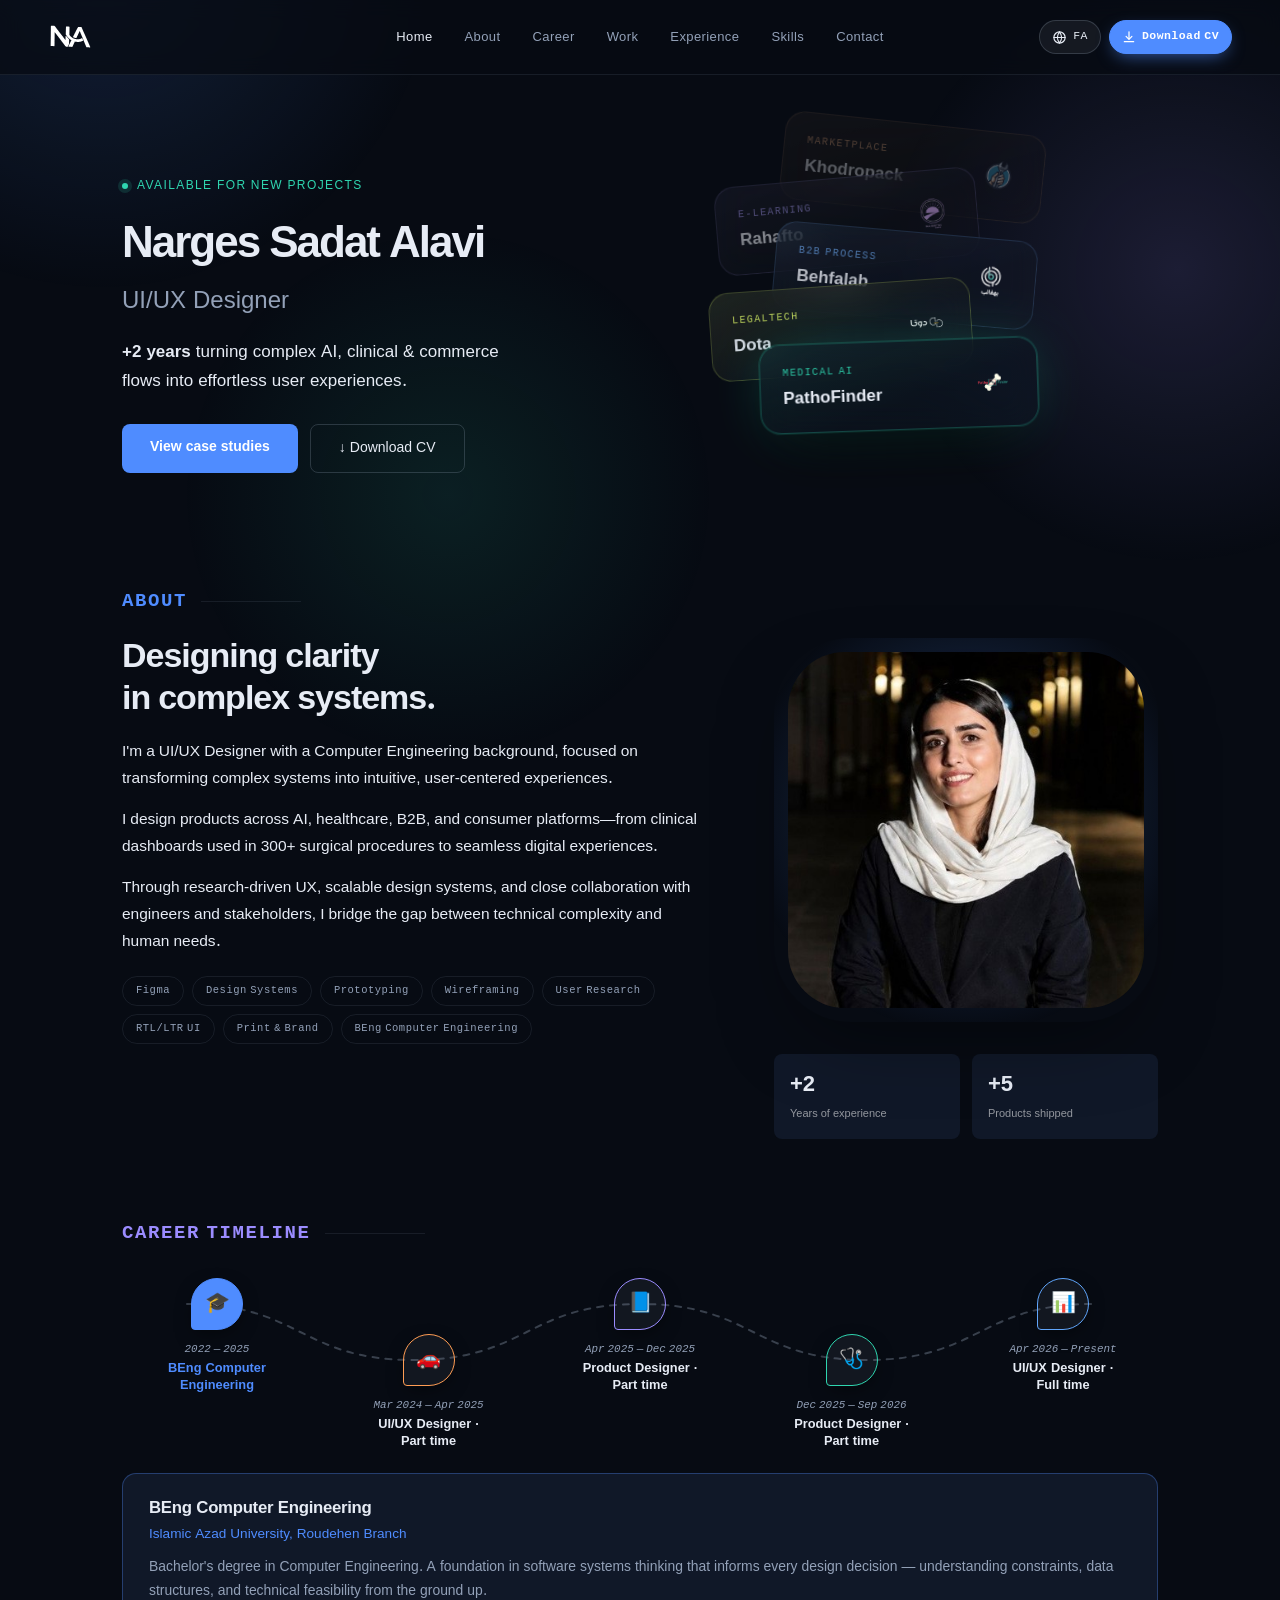
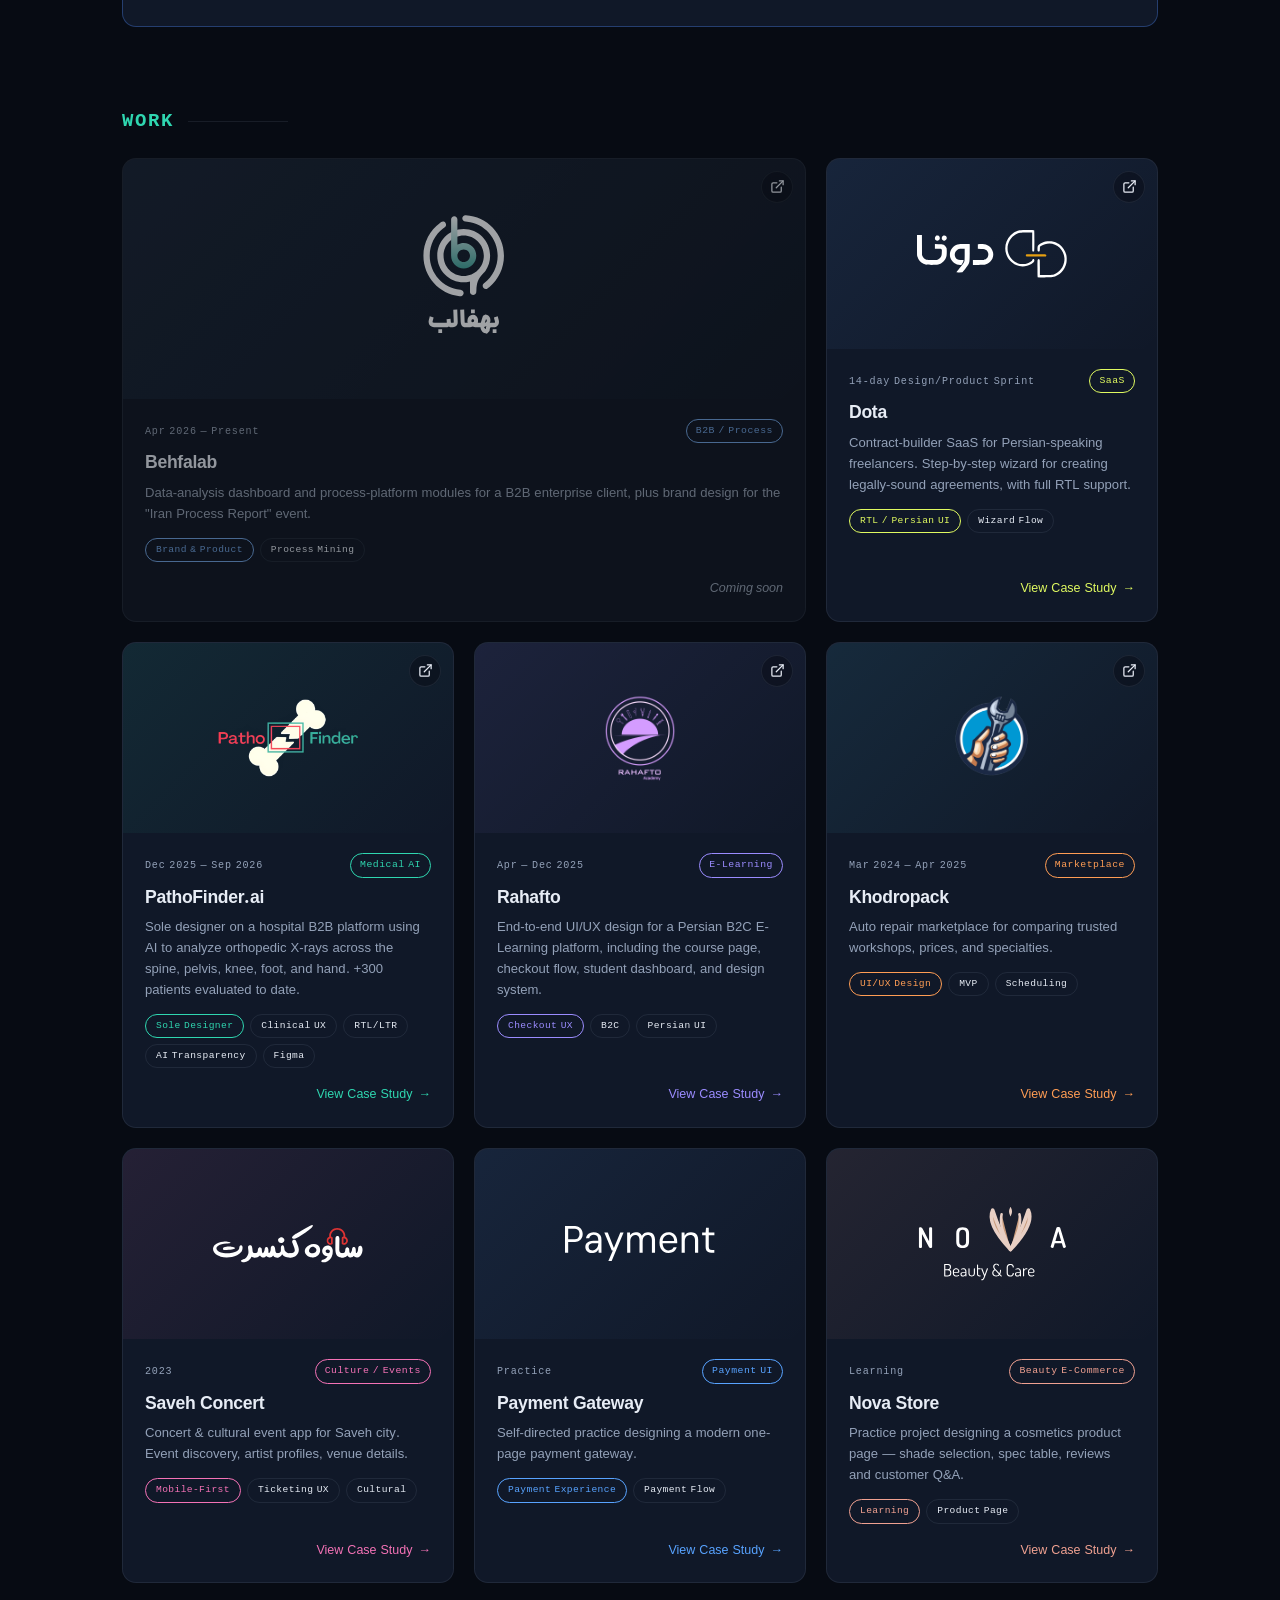
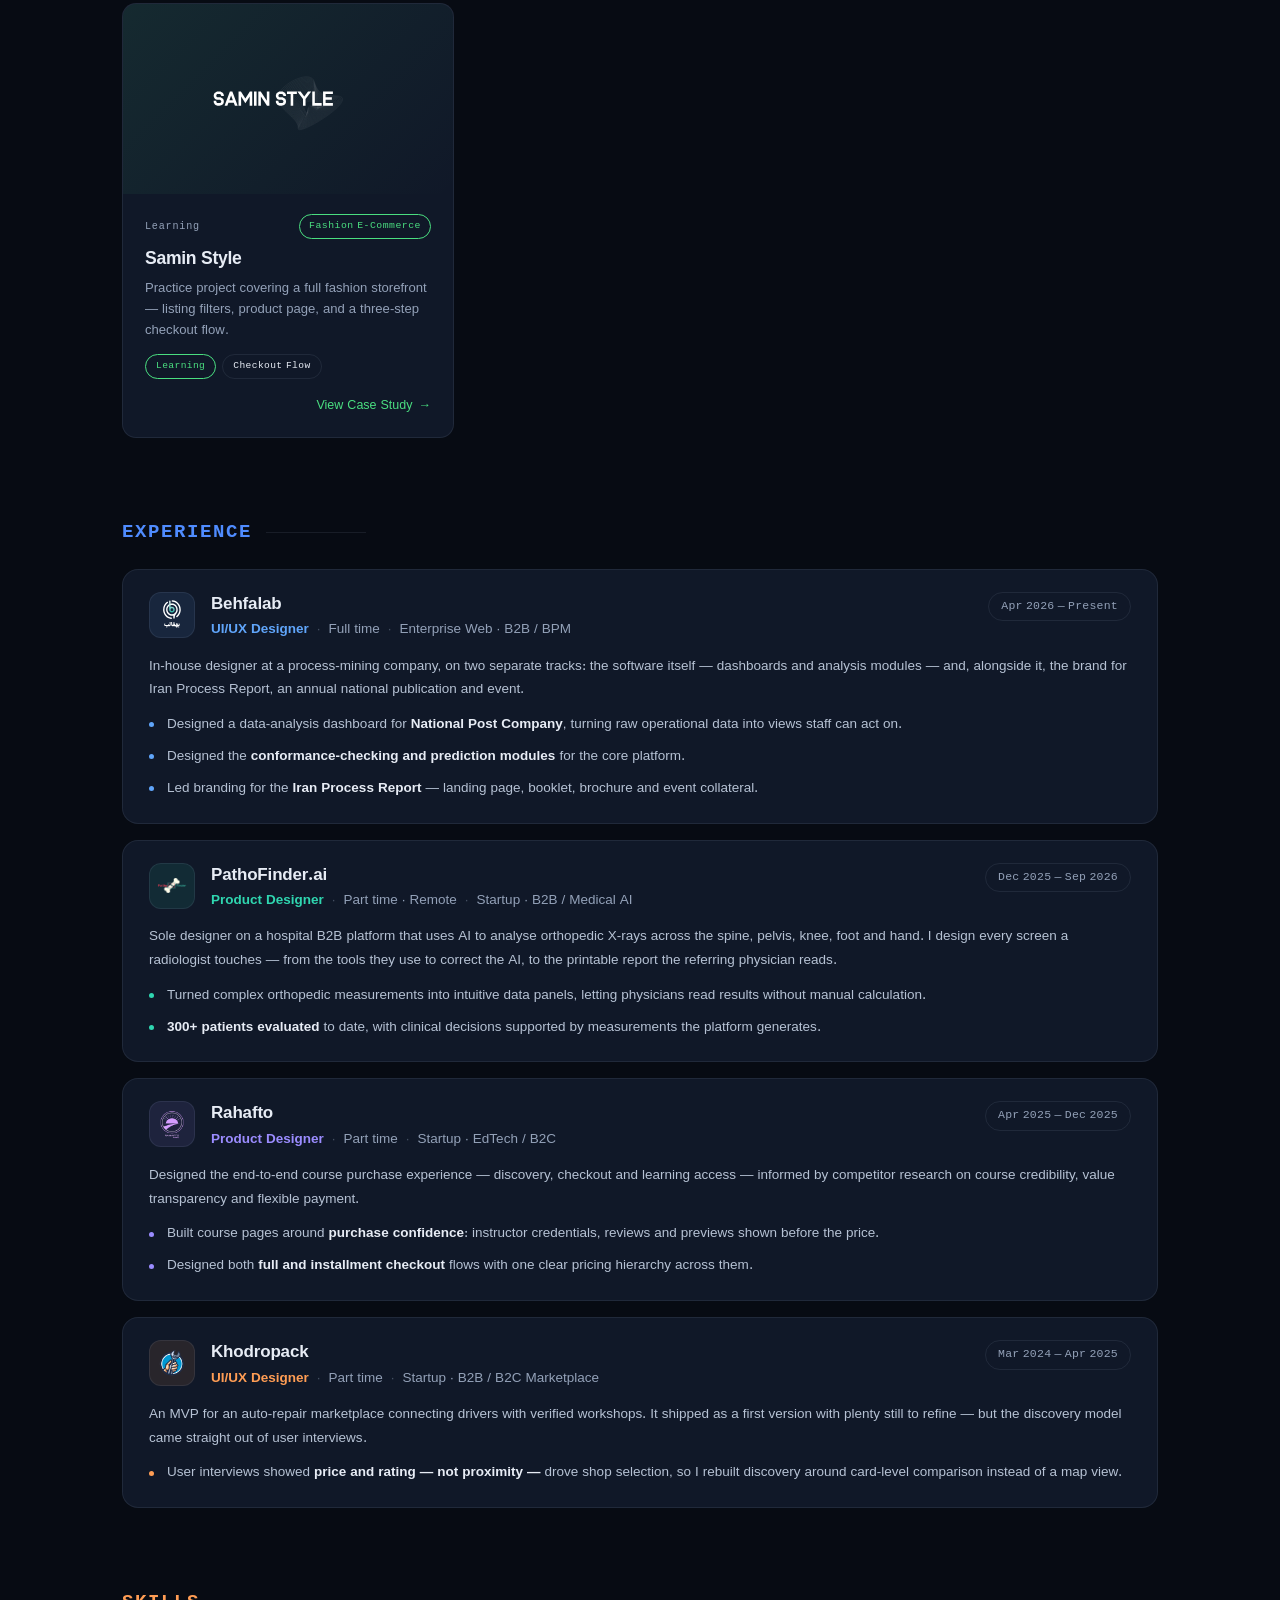
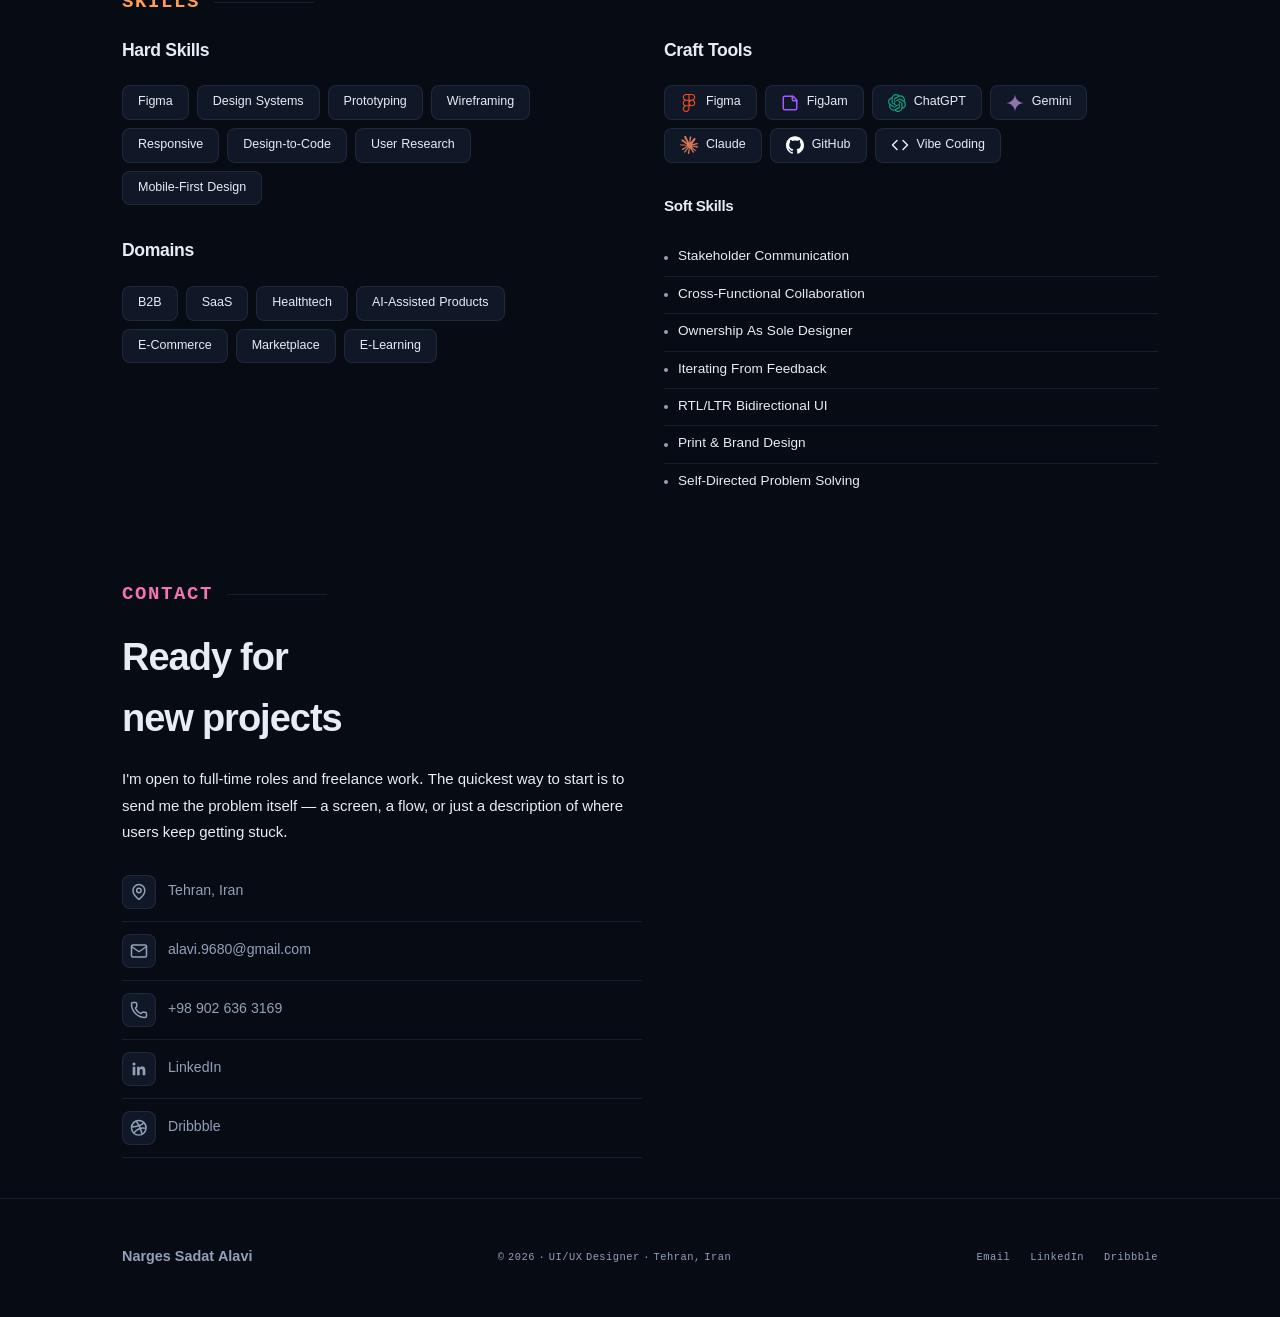
<file: case-studies/behfalab.html>
<!DOCTYPE html>
<html lang="en">
<head>
<meta name="robots" content="noindex">
<!-- COMING SOON: this case study is disabled. Delete the next <script> line to re-enable it. -->
<script>location.replace("../index.html#work");</script>
<meta charset="UTF-8">
<meta name="viewport" content="width=device-width, initial-scale=1.0">
<title>Behfalab — Case Study · Narges Sadat Alavi</title>
<link rel="icon" type="image/svg+xml" href="../assets/logo.svg">
<link rel="preconnect" href="https://fonts.googleapis.com">
<link rel="preconnect" href="https://fonts.gstatic.com" crossorigin>
<link href="https://fonts.googleapis.com/css2?family=Sora:wght@300;400;600;700;800&family=Inter:wght@300;400;500;600;700&family=Poppins:wght@500;600;700;800&family=JetBrains+Mono:wght@400;500&display=swap" rel="stylesheet">
<style>
*,*::before,*::after{box-sizing:border-box;margin:0;padding:0;}
html{scroll-behavior:smooth;}
::-webkit-scrollbar{width:5px;}
::-webkit-scrollbar-track{background:#070b13;}
::-webkit-scrollbar-thumb{background:#1e2d45;border-radius:4px;}
body{font-family:'Inter',sans-serif;background:#070b13;color:#e7ecf5;overflow-x:hidden;line-height:1.6;}
:root{--bg:#070b13;--surface:#101828;--surface2:#131f31;--border:rgba(148,163,184,0.12);--border-h:rgba(148,163,184,0.25);--text:#e7ecf5;--muted:#93a1b8;--primary:#4f8cff;--radius:14px;--rsm:8px;}
a{color:inherit;}
.bg-dots{position:fixed;inset:0;background-image:radial-gradient(circle,rgba(148,163,184,0.07) 1px,transparent 1px);background-size:28px 28px;pointer-events:none;z-index:0;}
.blob-wrap{position:fixed;inset:0;overflow:hidden;pointer-events:none;z-index:0;}
.blob{position:absolute;border-radius:50%;filter:blur(90px);opacity:0.14;animation:blobFloat 18s ease-in-out infinite;}
.blob-1{width:520px;height:520px;background:#4f8cff;top:-120px;left:-140px;}
.blob-2{width:440px;height:440px;background:#2fd6b0;top:38%;right:-100px;animation-delay:-6s;}
.blob-3{width:380px;height:380px;background:#9b8cff;bottom:8%;left:18%;animation-delay:-12s;}
@keyframes blobFloat{0%,100%{transform:translate(0,0) scale(1);}33%{transform:translate(28px,-38px) scale(1.05);}66%{transform:translate(-18px,24px) scale(0.96);}}

.crumb-bar{position:sticky;top:0;z-index:100;display:flex;align-items:center;gap:10px;padding:0 24px;height:56px;background:rgba(7,11,19,.82);backdrop-filter:blur(20px);-webkit-backdrop-filter:blur(20px);border-bottom:1px solid var(--border);}
.crumb-trail{display:flex;align-items:center;gap:10px;font-family:'JetBrains Mono',monospace;font-size:.72rem;letter-spacing:.03em;color:var(--muted);overflow:hidden;white-space:nowrap;text-overflow:ellipsis;}
.crumb-trail a{color:var(--muted);text-decoration:none;transition:color .2s;}
.crumb-trail a:hover{color:var(--text);}
.crumb-trail .sep{color:#3a4658;}
.crumb-trail .current{color:var(--text);overflow:hidden;text-overflow:ellipsis;}
.crumb-back{margin-left:auto;flex-shrink:0;display:flex;align-items:center;gap:6px;font-family:'JetBrains Mono',monospace;font-size:.72rem;letter-spacing:.03em;color:var(--muted);text-decoration:none;border:1px solid var(--border-h);padding:7px 14px;border-radius:100px;transition:all .2s;}
.cs-visit-site{display:inline-flex;align-items:center;gap:6px;font-family:'JetBrains Mono',monospace;font-size:.75rem;letter-spacing:.03em;color:#fff;text-decoration:none;background:var(--cs-accent,var(--primary));padding:9px 18px;border-radius:100px;margin-bottom:28px;transition:opacity .2s;}
.cs-visit-site:hover{opacity:.85;}
.crumb-back:hover{color:var(--text);border-color:var(--cs-accent,var(--primary));background:var(--cs-accent-bg,rgba(79,140,255,.08));}

.cs-container{position:relative;z-index:1;max-width:900px;margin:0 auto;padding:56px 32px 120px;}
.cs-tag{font-family:'JetBrains Mono',monospace;font-size:.7rem;letter-spacing:.12em;margin-bottom:16px;color:var(--cs-accent,var(--primary));}
.cs-title{font-family:'Poppins',sans-serif;font-weight:800;font-size:clamp(2rem,4vw,3.2rem);letter-spacing:-.03em;line-height:1.1;margin-bottom:12px;}
.cs-sub{font-size:1.05rem;color:#b4bfd4;max-width:640px;line-height:1.7;margin-bottom:32px;}
.cs-meta{border:1px solid var(--border);border-radius:var(--radius);overflow:hidden;margin-bottom:44px;}
.cs-meta-row{display:grid;grid-template-columns:150px 1fr;border-top:1px solid var(--border);font-size:.85rem;}
.cs-meta-row:first-child{border-top:none;}
.cs-meta-label{padding:12px 18px;color:var(--muted);font-family:'JetBrains Mono',monospace;font-size:.68rem;letter-spacing:.06em;text-transform:uppercase;display:flex;align-items:center;background:rgba(255,255,255,.015);}
.cs-meta-val{padding:12px 18px;color:#d3dae8;display:flex;align-items:center;flex-wrap:wrap;gap:6px;}
.cs-pill{font-size:.68rem;padding:3px 10px;border-radius:100px;font-family:'JetBrains Mono',monospace;border:1px solid var(--border);}
.cs-pill.on{background:var(--cs-accent-bg,rgba(79,140,255,.1));color:var(--cs-accent,var(--primary));border-color:var(--cs-accent-br,rgba(79,140,255,.3));}

.cs-constraint{display:flex;gap:10px;align-items:baseline;background:var(--surface);border:1px solid var(--border);border-radius:var(--rsm);padding:14px 18px;margin-bottom:44px;font-size:.85rem;}
.cs-constraint b{font-family:'JetBrains Mono',monospace;font-size:.63rem;letter-spacing:.08em;color:var(--muted);text-transform:uppercase;flex-shrink:0;}
.cs-constraint span{color:#b4bfd4;}

.cs-block{margin:56px 0;}
.cs-sl{font-family:'JetBrains Mono',monospace;font-size:.72rem;letter-spacing:.14em;color:var(--cs-accent,var(--muted));text-transform:uppercase;margin-bottom:22px;display:flex;align-items:center;gap:10px;}
.cs-sl::before{content:'';width:22px;height:1px;background:var(--cs-accent,var(--border-h));}
.cs-p{font-size:.95rem;color:#b4bfd4;line-height:1.85;margin-bottom:14px;max-width:760px;}

.cs-features{display:flex;flex-wrap:wrap;gap:8px;margin:18px 0 0;}
.cs-feature-chip{font-family:'JetBrains Mono',monospace;font-size:.66rem;letter-spacing:.03em;color:var(--muted);border:1px solid var(--border);background:rgba(255,255,255,.03);padding:6px 12px;border-radius:100px;display:flex;align-items:center;gap:6px;}
.cs-feature-chip::before{content:'\2713';color:var(--cs-accent,var(--primary));font-size:.7rem;}

.discovery-wrap{background:var(--surface);border:1px solid var(--border);border-radius:var(--radius);padding:24px 28px;}
.discovery-method{font-family:'JetBrains Mono',monospace;font-size:.62rem;letter-spacing:.08em;text-transform:uppercase;color:var(--muted);margin-bottom:8px;}
.discovery-insight{border-left:2px solid var(--cs-accent,var(--primary));padding-left:16px;margin-top:14px;font-size:.92rem;color:var(--text);line-height:1.7;font-family:'Inter',sans-serif;font-weight:400;}

.process-list{display:flex;flex-direction:column;gap:14px;}
.process-item{background:var(--surface);border:1px solid var(--border);border-radius:var(--radius);padding:18px 22px;display:grid;grid-template-columns:34px 1fr;gap:14px;}
.process-num{font-family:'JetBrains Mono',monospace;font-size:.7rem;color:var(--cs-accent,var(--primary));padding-top:2px;}
.process-title{font-family:'Poppins',sans-serif;font-weight:700;font-size:.9rem;color:var(--text);margin-bottom:6px;letter-spacing:-.01em;}
.process-text{font-size:.82rem;color:var(--muted);line-height:1.7;}

.mockup-grid{display:grid;grid-template-columns:repeat(auto-fit,minmax(260px,1fr));gap:20px;margin:0 0 40px;align-items:stretch;}
.mockup-section-label{font-family:'JetBrains Mono',monospace;font-size:.68rem;letter-spacing:.1em;text-transform:uppercase;color:var(--muted);margin:28px 0 14px;display:flex;align-items:center;gap:10px;}
.mockup-section-label:first-child{margin-top:8px;}
.mockup-section-label::before{content:'';width:18px;height:1px;background:var(--border-h);}
.mockup-slot.browser{width:100%;max-width:none;}
.mockup-slot{position:relative;border-radius:14px;overflow:hidden;border:1px solid var(--border);background:#0c1420;box-shadow:0 20px 50px -18px rgba(0,0,0,.55);display:flex;flex-direction:column;height:100%;}
.mockup-slot.browser{width:100%;max-width:420px;}
.mockup-chrome{display:flex;align-items:center;gap:5px;padding:0 10px;height:30px;background:#111e2e;border-bottom:1px solid rgba(255,255,255,.07);}
.mockup-chrome .dot{width:7px;height:7px;border-radius:50%;}
.mockup-chrome .urlbar{flex:1;height:14px;background:rgba(255,255,255,.05);border-radius:4px;margin-left:8px;}
.shot-area{position:relative;aspect-ratio:16/10.5;flex-shrink:0;overflow:hidden;background:
  linear-gradient(45deg, rgba(255,255,255,.025) 25%, transparent 25%) -8px 0/16px 16px,
  linear-gradient(-45deg, rgba(255,255,255,.025) 25%, transparent 25%) -8px 0/16px 16px,
  #0e1826;}
.shot-placeholder{position:absolute;inset:0;display:flex;flex-direction:column;align-items:center;justify-content:center;gap:6px;padding:16px;text-align:center;color:var(--muted);}
.shot-placeholder .mp-icon{font-size:1.3rem;opacity:.5;}
.shot-placeholder .mp-hint{font-family:'Inter',sans-serif;font-size:.7rem;color:var(--muted);}
.shot-placeholder code{font-family:'JetBrains Mono',monospace;font-size:.62rem;color:var(--cs-accent,var(--primary));background:rgba(255,255,255,.05);padding:2px 8px;border-radius:5px;}
.shot-area img{position:absolute;inset:0;width:100%;height:100%;object-fit:contain;opacity:0;transition:opacity .3s,transform .45s cubic-bezier(.2,.8,.2,1);z-index:2;padding:6px;background:inherit;}
.mockup-slot{cursor:pointer;}
.mockup-slot:hover .shot-area img{transform:scale(1.06);filter:brightness(1.06);}
.mockup-caption{font-size:.72rem;color:var(--muted);font-style:italic;padding:10px 14px 14px;border-top:1px solid var(--border);min-height:4.6em;display:flex;align-items:center;flex:1 1 auto;}

/* تصاویر full-page: بلند و باریک‌اند، پس در تامبنیل بالای صفحه را با cover نشان می‌دهیم
   (contain آن‌ها را به یک نوار نازک تبدیل می‌کرد) */
.shot-area.pagetop{aspect-ratio:16/10;}
.shot-area.pagetop img{object-fit:cover;object-position:top center;padding:0;}
.shot-area.print{aspect-ratio:1/1.24;}
.shot-area.print img{object-fit:contain;padding:10px;}
.shot-area.wide{aspect-ratio:1.42/1;}
.shot-area.wide img{object-fit:contain;padding:10px;}

/* لایت‌باکس: برای تصاویر بلند، اسکرول عمودی به‌جای فشرده‌سازی در 76vh */
.lightbox-overlay.tall .lightbox-inner{max-width:min(920px,94vw);}
.lightbox-overlay.tall .lightbox-inner{max-width:min(920px,94vw);}
.lightbox-overlay.tall .lightbox-inner img{max-height:none;width:100%;}
@media(max-width:640px){
  .lightbox-overlay.tall .lightbox-inner{max-width:min(920px,94vw);}
  .lightbox-overlay.tall .lightbox-inner{max-width:100%;}
}

/* interactive flip-book embed (Iran Process Report booklet) */
.flipbook-embed{position:relative;border-radius:14px;overflow:hidden;border:1px solid var(--cs-accent-br,rgba(96,165,250,.35));background:#0c1420;box-shadow:0 0 0 1px rgba(96,165,250,.06),0 24px 60px -22px rgba(96,165,250,.28),0 34px 80px -30px rgba(0,0,0,.65);margin:0 0 10px;}
.flipbook-embed .mockup-chrome{background:linear-gradient(180deg,rgba(96,165,250,.08),transparent);}
.flipbook-note{font-size:.72rem;color:var(--muted);font-style:italic;padding:10px 14px 14px;border-top:1px solid var(--border);}
.flipbook-note::before{content:'● INTERACTIVE PREVIEW — CLICK A DOT OR ARROW TO FLIP';display:block;font-family:'JetBrains Mono',monospace;font-size:.6rem;letter-spacing:.06em;color:var(--cs-accent,#60a5fa);margin-bottom:6px;font-style:normal;}

/* self-contained image-based flipbook: fixed aspect ratio, never scrolls */
.fb-body{display:flex;flex-direction:column;align-items:center;gap:16px;padding:26px 16px 22px;background:radial-gradient(circle at 50% 0%,rgba(96,165,250,.05),transparent 60%),#0a0f18;}
.fb-viewport-wrap{width:100%;max-width:330px;}
.fb-viewport{position:relative;width:100%;aspect-ratio:1200/1698;border-radius:6px;overflow:hidden;background:#111;box-shadow:0 24px 60px -20px rgba(0,0,0,.65),0 2px 10px rgba(0,0,0,.3);perspective:1800px;}
.fb-viewport img{position:absolute;inset:0;width:100%;height:100%;object-fit:cover;display:block;-webkit-user-drag:none;user-select:none;}
.fb-static{position:absolute;inset:0;z-index:1;}
.fb-flipper{position:absolute;inset:0;z-index:2;transform-style:preserve-3d;pointer-events:none;}
.fb-flipper .fb-face{position:absolute;inset:0;backface-visibility:hidden;overflow:hidden;}
.fb-flipper .fb-face img{position:absolute;inset:0;width:100%;height:100%;object-fit:cover;}
.fb-flipper .fb-back{transform:rotateY(180deg);}
.fb-flipper.fb-anim-next{transform-origin:right center;animation:fbFlipNext .68s cubic-bezier(.45,0,.2,1) forwards;}
.fb-flipper.fb-anim-prev{transform-origin:left center;animation:fbFlipPrev .68s cubic-bezier(.45,0,.2,1) forwards;}
@keyframes fbFlipNext{from{transform:rotateY(0deg);}to{transform:rotateY(-180deg);}}
@keyframes fbFlipPrev{from{transform:rotateY(0deg);}to{transform:rotateY(180deg);}}
.fb-shade{position:absolute;inset:0;background:rgba(0,0,0,.35);opacity:0;transition:opacity .68s ease;pointer-events:none;z-index:3;}
.fb-flipper.fb-anim-next ~ .fb-shade,.fb-flipper.fb-anim-prev ~ .fb-shade{opacity:1;}
.fb-nav{display:flex;align-items:center;justify-content:center;gap:14px;width:100%;max-width:330px;}
.fb-nav-btn{display:flex;align-items:center;gap:6px;background:rgba(255,255,255,.06);border:1px solid var(--border-h);border-radius:6px;cursor:pointer;font-family:'JetBrains Mono',monospace;font-size:.68rem;font-weight:500;letter-spacing:.03em;color:rgba(255,255,255,.82);padding:6px 12px;transition:all .18s ease;}
.fb-nav-btn:hover:not(:disabled){background:rgba(96,165,250,.16);border-color:rgba(96,165,250,.4);color:#cfe0ff;}
.fb-nav-btn:disabled{opacity:.3;cursor:default;}
.fb-dots{display:flex;gap:5px;align-items:center;flex:1;justify-content:center;flex-wrap:wrap;}
.fb-dot{width:6px;height:6px;border-radius:9px;background:rgba(255,255,255,.28);border:none;padding:0;cursor:pointer;transition:all .3s cubic-bezier(.22,1,.36,1);}
.fb-dot:hover{background:rgba(255,255,255,.5);}
.fb-dot.active{width:20px;background:#60a5fa;}
.fb-label{font-family:'JetBrains Mono',monospace;font-size:.66rem;color:var(--muted);letter-spacing:.03em;}

.lightbox-overlay{position:fixed;inset:0;background:rgba(4,7,13,.9);backdrop-filter:blur(6px);display:flex;align-items:center;justify-content:center;z-index:1000;opacity:0;visibility:hidden;overflow:hidden;transition:opacity .28s ease,visibility 0s linear .28s;}
.lightbox-overlay.open{opacity:1;visibility:visible;transition:opacity .28s ease,visibility 0s linear 0s;}
.lightbox-inner{display:flex;flex-direction:column;align-items:center;max-width:min(1100px,92vw);transform:scale(.92) translateY(10px);opacity:0;transition:transform .32s cubic-bezier(.2,.8,.2,1),opacity .32s ease;}
.lightbox-overlay.open .lightbox-inner{transform:scale(1) translateY(0);opacity:1;}
.lightbox-inner img{max-width:100%;max-height:76vh;width:auto;height:auto;object-fit:contain;border-radius:12px;box-shadow:0 40px 90px -20px rgba(0,0,0,.7);border:1px solid var(--border-h);background:#0c1420;transition:opacity .18s ease;}
.lightbox-nav{position:absolute;top:50%;transform:translateY(-50%);width:52px;height:52px;border-radius:50%;background:rgba(255,255,255,.06);border:1px solid var(--border-h);color:#e7ecf5;font-size:1.8rem;line-height:1;cursor:pointer;display:flex;align-items:center;justify-content:center;transition:background .2s,transform .2s;z-index:1001;user-select:none;-webkit-tap-highlight-color:transparent;}
.lightbox-nav:hover{background:rgba(255,255,255,.14);}
.lightbox-prev{left:26px;}
@media (hover:hover){.lightbox-prev:hover{transform:translateY(-50%) translateX(-3px);}}
.lightbox-next{right:26px;}
@media (hover:hover){.lightbox-next:hover{transform:translateY(-50%) translateX(3px);}}
@media(max-width:640px){
  .lightbox-nav{width:40px;height:40px;font-size:1.4rem;}
  .lightbox-prev{left:8px;}
  .lightbox-next{right:8px;}
}
.lightbox-scroll{width:100%;height:100%;overflow-y:auto;overflow-x:hidden;-webkit-overflow-scrolling:touch;display:flex;align-items:center;justify-content:center;padding:40px 84px;}
@media(max-width:640px){.lightbox-scroll{padding:64px 12px 40px;}}
.lightbox-overlay.tall .lightbox-scroll{align-items:flex-start;}
.lightbox-caption{margin-top:18px;color:#d3dae8;font-size:.85rem;text-align:center;font-style:italic;max-width:640px;}
.lightbox-close{position:absolute;top:22px;right:26px;width:42px;height:42px;border-radius:50%;background:rgba(255,255,255,.06);border:1px solid var(--border-h);color:#e7ecf5;font-size:1.1rem;line-height:1;cursor:pointer;display:flex;align-items:center;justify-content:center;transition:background .2s,transform .2s;z-index:1001;}
.lightbox-close:hover{background:rgba(255,255,255,.14);transform:rotate(90deg);}

.metric-list{display:flex;flex-direction:column;gap:10px;}
.metric-item{display:flex;gap:12px;align-items:flex-start;background:var(--surface);border:1px solid var(--border);border-radius:var(--rsm);padding:14px 18px;font-size:.85rem;color:#b4bfd4;line-height:1.6;}
.metric-item::before{content:'\2713';color:var(--cs-accent,var(--primary));flex-shrink:0;font-size:.85rem;}

.cs-learnings{background:var(--surface);border:1px solid var(--border);border-radius:var(--radius);padding:28px 32px;}
.learn-item{display:flex;gap:12px;margin-bottom:14px;align-items:flex-start;}
.learn-item:last-child{margin-bottom:0;}
.learn-bullet{width:6px;height:6px;border-radius:50%;margin-top:7px;flex-shrink:0;background:var(--cs-accent,var(--primary));}
.learn-text{font-size:.9rem;color:#b4bfd4;line-height:1.75;}

.cs-endcap{display:flex;justify-content:space-between;align-items:center;margin-top:64px;padding-top:32px;border-top:1px solid var(--border);flex-wrap:wrap;gap:16px;}
.cs-endcap-link{font-family:'JetBrains Mono',monospace;font-size:.75rem;letter-spacing:.04em;color:var(--muted);text-decoration:none;border:1px solid var(--border-h);padding:10px 18px;border-radius:100px;transition:all .2s;}
.cs-endcap-link:hover{color:var(--text);border-color:var(--cs-accent,var(--primary));}
.cs-endcap-link.primary{color:var(--cs-accent,var(--primary));border-color:var(--cs-accent-br,rgba(79,140,255,.3));}

.cs-header-row{display:flex;justify-content:space-between;align-items:flex-start;gap:24px;}
.cs-header-left{flex:1;min-width:0;}
.cs-hero-logo{flex-shrink:0;padding-top:4px;}
.cs-hero-logo img{height:64px;width:auto;display:block;}

@media(max-width:720px){
  .cs-container{padding:40px 20px 90px;}
  .cs-meta-row{grid-template-columns:120px 1fr;}
  .crumb-trail{max-width:60%;}
  .cs-header-row{flex-direction:column;}
  .cs-hero-logo{order:-1;margin-bottom:8px;}
  .cs-hero-logo img{height:48px;}
}

/* ---- global overrides: font system, cursor, section titles ---- */
*{cursor:url('../assets/cursor.svg') 4 2, auto;}
a,button,.milestone,[onclick],.lightbox-close{cursor:url('../assets/cursor.svg') 4 2, pointer;}
body{font-family:'Inter',sans-serif;}
.cs-title,.process-title{font-family:'Poppins',sans-serif;}
.cs-sl{font-size:.92rem;font-weight:700;color:var(--cs-accent,var(--primary));letter-spacing:.1em;}
.crumb-bar{justify-content:flex-start;}
.crumb-bar .crumb-back{margin-left:0;}
.crumb-trail-bar{position:sticky;top:56px;z-index:99;padding:10px 24px;background:rgba(7,11,19,.82);backdrop-filter:blur(20px);-webkit-backdrop-filter:blur(20px);border-bottom:1px solid var(--border);}
.cs-endcap{justify-content:space-between !important;}
.cs-endcap-mid{font-family:'JetBrains Mono',monospace;font-size:.75rem;letter-spacing:.04em;color:var(--muted);text-decoration:none;border:1px solid var(--border-h);padding:10px 18px;border-radius:100px;transition:all .2s;}
.cs-endcap-mid:hover{color:var(--text);border-color:var(--cs-accent,var(--primary));}


.back-to-top{position:fixed;bottom:26px;right:26px;width:44px;height:44px;border-radius:50%;border:1px solid var(--border-h);background:rgba(16,24,40,.9);color:var(--text);font-size:18px;display:flex;align-items:center;justify-content:center;backdrop-filter:blur(8px);opacity:0;pointer-events:none;transform:translateY(8px);transition:opacity .25s ease,transform .25s ease,border-color .2s ease;z-index:150;}
.back-to-top.visible{opacity:1;pointer-events:auto;transform:translateY(0);}
.back-to-top:hover{border-color:var(--primary);color:var(--primary);}
@media (max-width:600px){.back-to-top{bottom:16px;right:16px;width:40px;height:40px;}}


/* FA: flipbook chrome stays LTR (it mimics a physical booklet); pseudo-element labels translated */
html[dir="rtl"] .fb-nav,html[dir="rtl"] .fb-viewport-wrap,html[dir="rtl"] .fb-body{direction:ltr;}
html[dir="rtl"] .fb-label,html[dir="rtl"] .fb-nav-btn{font-family:'Shabnam','Shabnam',sans-serif;letter-spacing:0;direction:rtl;}
html[dir="rtl"] .flipbook-note{direction:rtl;text-align:right;}
html[dir="rtl"] .flipbook-note::before{content:'● پیش‌نمایش تعاملی: برای ورق زدن روی نقطه یا فلش کلیک کنید';font-family:'Shabnam','Shabnam',sans-serif;letter-spacing:0;font-size:.7rem;}

/* equal-size cards: same image box + same caption box in every grid */
.mockup-grid .shot-area.wide,.mockup-grid .shot-area.print,.mockup-grid .shot-area.pagetop{aspect-ratio:1/1.15;}
.mockup-grid .shot-area.pagetop img{object-fit:cover;object-position:top center;}
.mockup-grid .mockup-caption{min-height:7.2em;align-items:flex-start;line-height:1.7;}
html[dir="rtl"] .mockup-grid .mockup-caption{font-style:normal;font-size:.8rem;line-height:1.9;}
</style>
<link rel="stylesheet" href="cs-shared.css?v=20261011">
</head>
<body style="--cs-accent:#60a5fa;--cs-accent-bg:rgba(96,165,250,0.09);--cs-accent-br:rgba(96,165,250,0.28);">

<div class="bg-dots"></div>
<div class="blob-wrap">
  <div class="blob blob-1"></div>
  <div class="blob blob-2"></div>
  <div class="blob blob-3"></div>
</div>

<header class="cs-nav">
  <a class="cs-nav-logo" href="../index.html">
    <img src="../assets/logo.svg" alt="">
    <span data-en="Narges Sadat Alavi" data-fa="نرگس سادات علوی">Narges Sadat Alavi</span>
  </a>
  <nav class="cs-nav-trail" aria-label="Breadcrumb">
    <a href="../index.html" data-en="Home" data-fa="خانه">Home</a><span class="sep">/</span>
    <a href="../index.html#work" data-en="Work" data-fa="نمونه‌کارها">Work</a><span class="sep">/</span>
    <span class="current" data-en="Behfalab" data-fa="بهفالب">Behfalab</span>
  </nav>
  <div class="cs-nav-actions">
    <button type="button" class="cs-btn" id="csLang" aria-label="Switch language">
      <svg viewBox="0 0 24 24" fill="none" stroke="currentColor" stroke-width="1.9" stroke-linecap="round" stroke-linejoin="round"><circle cx="12" cy="12" r="9"/><path d="M3 12h18"/><path d="M12 3a15 15 0 0 1 0 18a15 15 0 0 1 0-18"/></svg>
      <span id="csLangLabel" data-en="FA" data-fa="EN">FA</span>
    </button>
    <a class="cs-btn back" href="../index.html#work">
      <svg class="cs-back-arrow" viewBox="0 0 24 24" fill="none" stroke="currentColor" stroke-width="2.1" stroke-linecap="round" stroke-linejoin="round"><path d="M19 12H5"/><path d="m12 19-7-7 7-7"/></svg>
      <span class="cs-btn-text" data-en="Back to Portfolio" data-fa="بازگشت به پورتفولیو">Back to Portfolio</span>
    </a>
  </div>
</header>

<main class="cs-container">

  <div class="cs-header-row">
    <div class="cs-header-left">
      <div class="cs-tag" data-en="B2B · PROCESS MINING · ENTERPRISE DASHBOARD &amp; BRAND" data-fa="B2B · فرایندکاوی · داشبورد سازمانی و برند">B2B · PROCESS MINING · ENTERPRISE DASHBOARD &amp; BRAND</div>
      <h1 class="cs-title" data-en="Behfalab" data-fa="Behfalab">Behfalab</h1>
      <p class="cs-sub" data-en="UI/UX design across Behfalab's core process-mining platform and a dedicated analytics dashboard for a national B2B client — plus the full brand system for &quot;Iran Process Report&quot; — Behfalab's flagship process-management publication, its campaign website, and its print and event collateral." data-fa="طراحی UI/UX روی پلتفرم اصلی فرایندکاوی بهفالب و یک داشبورد تحلیلی اختصاصی برای یک مشتری سازمانی ملی — به‌علاوه کل سیستم برند «گزارش فرآیند ایران»، نشریه شاخص بهفالب در حوزه مدیریت فرایند، سایت کمپین آن، و اقلام چاپی و رویدادش.">UI/UX design across Behfalab's core process-mining platform and a dedicated analytics dashboard for a national B2B client — plus the full brand system for "Iran Process Report" — Behfalab's flagship process-management publication, its campaign website, and its print and event collateral.</p>
      <a class="cs-visit-site" href="https://behfalab.com/" target="_blank" rel="noopener" data-en="↗ Visit Live Site" data-fa="↗ مشاهده سایت">↗ Visit Live Site</a>
    </div>
    <div class="cs-hero-logo"><img src="../assets/logos/bahfalab.svg" alt="Behfalab logo"></div>
  </div>

  <div class="cs-meta">
    <div class="cs-meta-row"><div class="cs-meta-label" data-en="Role" data-fa="نقش">Role</div><div class="cs-meta-val" data-en="UI/UX Designer · Full time" data-fa="طراح UI/UX · تمام‌وقت">UI/UX Designer · Full time</div></div>
    <div class="cs-meta-row"><div class="cs-meta-label" data-en="Team" data-fa="تیم">Team</div><div class="cs-meta-val" data-en="In-house product designer, working alongside Behfalab's engineering team" data-fa="طراح محصول درون‌سازمانی، در کنار تیم مهندسی بهفالب">In-house product designer, working alongside Behfalab's engineering team</div></div>
    <div class="cs-meta-row"><div class="cs-meta-label" data-en="Timeframe" data-fa="بازه زمانی">Timeframe</div><div class="cs-meta-val" data-en="Apr 2026 — Present" data-fa="فروردین ۱۴۰۵ — تاکنون">Apr 2026 — Present</div></div>
    <div class="cs-meta-row"><div class="cs-meta-label" data-en="Industry" data-fa="حوزه">Industry</div><div class="cs-meta-val"><span class="cs-pill on" data-en="B2B / Process Mining" data-fa="B2B / فرایندکاوی">B2B / Process Mining</span></div></div>
    <div class="cs-meta-row"><div class="cs-meta-label" data-en="Tools" data-fa="ابزار">Tools</div><div class="cs-meta-val" data-en="Figma" data-fa="فیگما">Figma</div></div>
    <div class="cs-meta-row"><div class="cs-meta-label" data-en="Platform" data-fa="پلتفرم">Platform</div><div class="cs-meta-val" data-en="Web (Enterprise Dashboard)" data-fa="وب (داشبورد سازمانی)">Web (Enterprise Dashboard)</div></div>
  </div>

  <div class="cs-constraint"><b data-en="Constraint —" data-fa="محدودیت —">Constraint —</b><span data-en="The client dashboard had to work as a standalone deliverable for one named enterprise account, while staying close enough to Behfalab's core platform that it could later be folded back in as a reusable module rather than a one-off." data-fa="داشبورد مشتری باید به‌تنهایی برای یک حساب سازمانی مشخص قابل تحویل می‌بود، و همزمان آن‌قدر به پلتفرم اصلی بهفالب نزدیک می‌ماند که بعداً بتواند به‌عنوان یک ماژول قابل استفاده دوباره به آن برگردد، نه یک کار یک‌بارمصرف.">The client dashboard had to work as a standalone deliverable for one named enterprise account, while staying close enough to Behfalab's core platform that it could later be folded back in as a reusable module rather than a one-off.</span></div>

  <section class="cs-block" style="margin-top:0;">
    <div class="cs-sl" data-en="01 · Context &amp; Problem" data-fa="۰۱ · زمینه و مسئله">01 · Context &amp; Problem</div>
    <p class="cs-p" data-html="true" data-en="Behfalab's core platform reconstructs how a company's processes actually run from raw event-log data, checks that behavior against the process the company designed on paper — conformance checking — and predicts where a running case is likely headed next. My scope covers three connected surfaces: a dedicated analytics dashboard built for one of Behfalab's national B2B clients (KPI cards, comparative bar charts, and province-level rankings over that client's event-log data), the conformance-checking and prediction views inside the core platform, and, outside the software entirely, creative direction for <b>Iran Process Report</b> — Behfalab's process-management publication and event." data-fa="پلتفرم اصلی بهفالب از روی داده خام لاگ رویدادها بازسازی می‌کند که فرایندهای یک شرکت در عمل چطور اجرا می‌شوند، این رفتار را با فرایندی که شرکت روی کاغذ طراحی کرده مقایسه می‌کند — همان بررسی انطباق — و پیش‌بینی می‌کند پرونده‌ای که در جریان است احتمالاً به کجا می‌رسد. کار من سه سطح به‌هم‌پیوسته را در بر می‌گیرد: یک داشبورد تحلیلی اختصاصی برای یکی از مشتریان سازمانی ملی بهفالب (کارت‌های شاخص، نمودارهای میله‌ای مقایسه‌ای و رتبه‌بندی استان‌ها روی لاگ رویدادهای همان مشتری)، نماهای بررسی انطباق و پیش‌بینی داخل پلتفرم اصلی، و بیرون از نرم‌افزار، هدایت خلاقه <b>گزارش فرآیند ایران</b> — نشریه و رویداد بهفالب در حوزه مدیریت فرایند.">Behfalab's core platform reconstructs how a company's processes actually run from raw event-log data, checks that behavior against the process the company designed on paper — conformance checking — and predicts where a running case is likely headed next. My scope covers three connected surfaces: a dedicated analytics dashboard built for one of Behfalab's national B2B clients (KPI cards, comparative bar charts, and province-level rankings over that client's event-log data), the conformance-checking and prediction views inside the core platform, and, outside the software entirely, creative direction for <b>Iran Process Report</b> — Behfalab's process-management publication and event.</p>
    <div class="cs-features"><span class="cs-feature-chip" data-en="KPI Dashboard" data-fa="داشبورد شاخص‌ها">KPI Dashboard</span><span class="cs-feature-chip" data-en="Conformance Checking Views" data-fa="نماهای بررسی انطباق">Conformance Checking Views</span><span class="cs-feature-chip" data-en="Prediction Module" data-fa="ماژول پیش‌بینی">Prediction Module</span><span class="cs-feature-chip" data-en="Province-Level Rankings" data-fa="رتبه‌بندی استانی">Province-Level Rankings</span><span class="cs-feature-chip" data-en="Event Brand Direction" data-fa="هدایت برند رویداد">Event Brand Direction</span><span class="cs-feature-chip" data-en="Responsive RTL Campaign Site" data-fa="سایت کمپین واکنش‌گرا و راست‌به‌چپ">Responsive RTL Campaign Site</span><span class="cs-feature-chip" data-en="Sponsorship Tier System" data-fa="سیستم سطوح حامیان">Sponsorship Tier System</span><span class="cs-feature-chip" data-en="Print &amp; Event Collateral" data-fa="اقلام چاپی و رویداد">Print &amp; Event Collateral</span></div>
  </section>

  <section class="cs-block">
    <div class="cs-sl" data-en="02 · Research &amp; Discovery" data-fa="۰۲ · پژوهش و کشف">02 · Research &amp; Discovery</div>
    <div class="discovery-wrap">
      <div class="discovery-method" data-en="Discovery here doubled as data modeling — before a single screen, I mapped what the client's raw event log actually contained: case IDs, activity timestamps, province, and the conformance rules the process was supposed to follow." data-fa="اینجا مرحله کشف در عمل همان مدل‌سازی داده بود — پیش از طراحی حتی یک صفحه، مشخص کردم لاگ خام رویدادهای مشتری واقعاً چه چیزی دارد: شناسه پرونده، زمان فعالیت‌ها، استان، و قواعد انطباقی که فرایند باید از آن‌ها پیروی می‌کرد.">Discovery here doubled as data modeling — before a single screen, I mapped what the client's raw event log actually contained: case IDs, activity timestamps, province, and the conformance rules the process was supposed to follow.</div>
      <div class="discovery-insight" data-en="The dashboard's structure came from the data model, not from a persona. Once I understood which fields the log exposed, the KPI cards, the comparative charts, and the province ranking table followed almost directly from that — the design problem was choosing which relationships in the data deserved a chart versus a number." data-fa="ساختار داشبورد از مدل داده درآمد، نه از پرسونا. وقتی فهمیدم لاگ چه فیلدهایی در اختیار می‌گذارد، کارت‌های شاخص، نمودارهای مقایسه‌ای و جدول رتبه‌بندی استان‌ها تقریباً مستقیم از همان بیرون آمدند — مسئله طراحی این بود که کدام رابطه در داده ارزش نمودار دارد و کدام یک عدد ساده کافی است.">The dashboard's structure came from the data model, not from a persona. Once I understood which fields the log exposed, the KPI cards, the comparative charts, and the province ranking table followed almost directly from that — the design problem was choosing which relationships in the data deserved a chart versus a number.</div>
    </div>
  </section>

  <section class="cs-block">
    <div class="cs-sl" data-en="03 · Process" data-fa="۰۳ · روند کار">03 · Process</div>
    <div class="process-list"><div class="process-item"><div class="process-num">01</div><div><div class="process-title" data-en="One card grammar across dashboard and platform" data-fa="یک دستور زبان کارت، مشترک بین داشبورد و پلتفرم">One card grammar across dashboard and platform</div><div class="process-text" data-en="I designed the client dashboard and the core platform's conformance-checking and prediction views to share the same card, chart, and grid patterns, so a client-specific deliverable could still fold back into Behfalab's core product later without a redesign." data-fa="داشبورد مشتری و نماهای بررسی انطباق و پیش‌بینی پلتفرم اصلی را طوری طراحی کردم که الگوی کارت، نمودار و شبکه مشترکی داشته باشند، تا خروجی مخصوص یک مشتری بتواند بعداً بدون بازطراحی به محصول اصلی بهفالب برگردد.">I designed the client dashboard and the core platform's conformance-checking and prediction views to share the same card, chart, and grid patterns, so a client-specific deliverable could still fold back into Behfalab's core product later without a redesign.</div></div></div><div class="process-item"><div class="process-num">02</div><div><div class="process-title" data-en="Turning sponsorship into something a company can actually compare" data-fa="تبدیل حامی‌گری به چیزی که یک شرکت واقعاً بتواند مقایسه‌اش کند">Turning sponsorship into something a company can actually compare</div><div class="process-text" data-en="Sponsorship is usually explained in a PDF sent on request. I designed it as three pages of a public campaign site instead — a landing page that carries the report’s credibility through past editions and named speaker testimonials, a sponsorship page where all five tiers sit side by side with their price and remaining slots, and a survey page that leads with last year’s findings so an organisation sees the value before being asked to contribute data. The survey page is live; the rest of the set followed the same RTL layout rules." data-fa="حامی‌گری معمولاً در یک PDF توضیح داده می‌شود که در صورت درخواست ارسال می‌شود. من به‌جایش آن را به‌شکل سه صفحه از یک سایت کمپین عمومی طراحی کردم — یک صفحه فرود که اعتبار گزارش را از طریق دوره‌های گذشته و نقل‌قول سخنرانان منتقل می‌کند، یک صفحه حامیان که هر پنج سطح با قیمت و ظرفیت باقی‌مانده کنار هم نشسته‌اند، و یک صفحه پرسشنامه که با یافته‌های سال گذشته شروع می‌شود تا سازمان پیش از آنکه از او داده بخواهند، ارزش کار را ببیند. صفحه پرسشنامه اکنون فعال است؛ بقیه مجموعه از همان قواعد چیدمان راست‌به‌چپ پیروی می‌کنند.">Sponsorship is usually explained in a PDF sent on request. I designed it as three pages of a public campaign site instead — a landing page that carries the report’s credibility through past editions and named speaker testimonials, a sponsorship page where all five tiers sit side by side with their price and remaining slots, and a survey page that leads with last year’s findings so an organisation sees the value before being asked to contribute data. The survey page is live; the rest of the set followed the same RTL layout rules.</div></div></div><div class="process-item"><div class="process-num">03</div><div><div class="process-title" data-en="One visual system across screen and print" data-fa="یک سیستم بصری واحد، از صفحه تا چاپ">One visual system across screen and print</div><div class="process-text" data-en="The stippled Iran map from the report cover became the through-line: it carries across the poster, the sponsor brochure, the five-year retrospective sheet, the launch announcement and the site itself. Since the collateral is what reaches people who never open the software, keeping the deep-crimson palette and the map motif identical everywhere mattered more than varying the layouts." data-fa="نقشه نقطه‌چین ایران روی جلد گزارش به رشته اتصال کار تبدیل شد: همان موتیف روی پوستر، بروشور حامیان، برگه مرور پنج‌ساله، پوستر رونمایی و خود سایت تکرار می‌شود. چون همین اقلام است که به دست کسانی می‌رسد که هیچ‌وقت وارد نرم‌افزار نمی‌شوند، یکسان نگه‌داشتن پالت زرشکی تیره و موتیف نقشه در همه‌جا مهم‌تر از متنوع کردن چیدمان‌ها بود.">The stippled Iran map from the report cover became the through-line: it carries across the poster, the sponsor brochure, the five-year retrospective sheet, the launch announcement and the site itself. Since the collateral is what reaches people who never open the software, keeping the deep-crimson palette and the map motif identical everywhere mattered more than varying the layouts.</div></div></div></div>
  </section>

  <section class="cs-block">
    <div class="cs-sl" data-en="04 · Solution" data-fa="۰۴ · راه‌حل">04 · Solution</div>
    <p class="cs-p" data-html="true" data-en="The client-facing dashboard and the core platform's conformance and prediction views share one visual language, while <b>Iran Process Report</b> stands apart as a dedicated brand system — the report booklet itself, a three-page responsive campaign site for the 1404 edition, and the print and event collateral around it, all built to carry Behfalab's process-mining narrative to people who never open the product. Click any frame to view it full size." data-fa="داشبورد مشتری و نماهای بررسی انطباق و پیش‌بینی پلتفرم اصلی یک زبان بصری مشترک دارند، اما <b>گزارش فرآیند ایران</b> یک سیستم برند جداگانه است — خودِ نشریه، یک سایت کمپین سه‌صفحه‌ای واکنش‌گرا برای دوره ۱۴۰۴، و اقلام چاپی و رویدادی اطراف آن — که همه برای این ساخته شدند تا روایت فرایندکاوی بهفالب به دست کسانی برسد که هیچ‌وقت محصول را باز نمی‌کنند. برای دیدن هر قاب در اندازه کامل، روی آن کلیک کنید.">The client-facing dashboard and the core platform's conformance and prediction views share one visual language, while <b>Iran Process Report</b> stands apart as a dedicated brand system — the report booklet itself, a three-page responsive campaign site for the 1404 edition, and the print and event collateral around it, all built to carry Behfalab's process-mining narrative to people who never open the product. Click any frame to view it full size.</p>

    <!-- HIDDEN FOR NOW (booklet to be updated) — restore by deleting this comment wrapper
<div class="mockup-section-label" data-en="Iran Process Report — interactive booklet" data-fa="گزارش فرآیند ایران — نشریه تعاملی">Iran Process Report — interactive booklet</div>
    <div class="flipbook-embed">
      <div class="mockup-chrome"><div class="dot" style="background:#ff5f57;"></div><div class="dot" style="background:#febc2e;"></div><div class="dot" style="background:#28c840;"></div><div class="urlbar"></div></div>
      <div class="fb-body">
        <div class="fb-viewport-wrap">
          <div class="fb-viewport" id="fbViewport">
            <div class="fb-static"><img id="fbStaticImg" src="../assets/images/behfalab/flipbook/cover.jpg" alt="گزارش فرآیند سازمانی ۱۴۰۳ — Iran Process Report booklet page"></div>
          </div>
        </div>
        <div class="fb-nav">
          <button type="button" class="fb-nav-btn" id="fbPrev" aria-label="Previous page" data-en="‹ Prev" data-fa="‹ قبلی">‹ Prev</button>
          <div class="fb-dots" id="fbDots"></div>
          <button type="button" class="fb-nav-btn" id="fbNext" aria-label="Next page" data-en="Next ›" data-fa="بعدی ›">Next ›</button>
        </div>
        <div class="fb-label" id="fbLabel"></div>
      </div>
      <div class="flipbook-note" data-en="A page-flip preview of the report booklet — click a dot or Prev/Next to turn the page. Covers the cover, leadership commitment gap, budget, knowledge gap, productivity, action, transformation, and process-maturity indicators." data-fa="پیش‌نمایش ورق‌خور نشریه گزارش — برای ورق زدن روی نقطه‌ها یا دکمه قبلی/بعدی بزنید. شامل جلد، شکاف تعهد مدیریت، بودجه، شکاف دانش، بهره‌وری، اقدام، تحول و شاخص‌های بلوغ فرایند.">A page-flip preview of the report booklet — click a dot or Prev/Next to turn the page. Covers the cover, leadership commitment gap, budget, knowledge gap, productivity, action, transformation, and process-maturity indicators.</div>
    </div>
    <script>
    (function(){
      var PAGES = [
        { src: '../assets/images/behfalab/flipbook/cover.jpg', en: 'Cover',              fa: 'جلد' },
        { src: '../assets/images/behfalab/flipbook/418.jpg',   en: 'Leadership gap',     fa: 'شکاف رهبری' },
        { src: '../assets/images/behfalab/flipbook/427.jpg',   en: 'Paradox',            fa: 'پارادوکس' },
        { src: '../assets/images/behfalab/flipbook/428.jpg',   en: 'Budget',             fa: 'بودجه' },
        { src: '../assets/images/behfalab/flipbook/424.jpg',   en: 'Knowledge gap',      fa: 'شکاف دانش' },
        { src: '../assets/images/behfalab/flipbook/439.jpg',   en: 'Productivity',       fa: 'بهره‌وری' },
        { src: '../assets/images/behfalab/flipbook/444.jpg',   en: 'Action',             fa: 'اقدام' },
        { src: '../assets/images/behfalab/flipbook/440.jpg',   en: 'Transformation',     fa: 'تحول' },
        { src: '../assets/images/behfalab/flipbook/450.jpg',   en: 'Indicators',         fa: 'شاخص‌ها' }
      ];
      function isFa(){ return window.csLang === 'fa'; }
      function lbl(p){ return isFa() ? p.fa : p.en; }
      function num(n){ return isFa() ? String(n).replace(/\d/g, function(d){ return '۰۱۲۳۴۵۶۷۸۹'.charAt(d); }) : String(n); }
      var viewport = document.getElementById('fbViewport');
      var staticImg = document.getElementById('fbStaticImg');
      var dotsWrap = document.getElementById('fbDots');
      var labelEl = document.getElementById('fbLabel');
      var prevBtn = document.getElementById('fbPrev');
      var nextBtn = document.getElementById('fbNext');
      var current = 0;
      var animating = false;

      PAGES.forEach(function(p, i){
        var d = document.createElement('button');
        d.type = 'button';
        d.className = 'fb-dot' + (i === 0 ? ' active' : '');
        d.setAttribute('aria-label', lbl(p)); d.__p = p;
        d.addEventListener('click', function(){ goTo(i); });
        dotsWrap.appendChild(d);
      });

      function updateChrome(){
        Array.prototype.forEach.call(dotsWrap.children, function(d, i){
          d.classList.toggle('active', i === current);
        });
        labelEl.textContent = lbl(PAGES[current]) + '  ·  ' + num(current + 1) + ' / ' + num(PAGES.length);
        Array.prototype.forEach.call(dotsWrap.children, function(d){ if (d.__p) d.setAttribute('aria-label', lbl(d.__p)); });
        prevBtn.disabled = animating || current === 0;
        nextBtn.disabled = animating || current === PAGES.length - 1;
      }

      function goTo(target){
        if (animating || target === current || target < 0 || target >= PAGES.length) return;
        var dir = target > current ? 'next' : 'prev';
        animating = true;
        updateChrome();

        var flipper = document.createElement('div');
        flipper.className = 'fb-flipper fb-anim-' + dir;
        var front = document.createElement('div');
        front.className = 'fb-face fb-front';
        front.innerHTML = '<img src="' + PAGES[current].src + '" alt="">';
        var back = document.createElement('div');
        back.className = 'fb-face fb-back';
        back.innerHTML = '<img src="' + PAGES[target].src + '" alt="">';
        flipper.appendChild(front);
        flipper.appendChild(back);

        var shade = document.createElement('div');
        shade.className = 'fb-shade';

        viewport.appendChild(flipper);
        viewport.appendChild(shade);

        flipper.addEventListener('animationend', function(){
          staticImg.src = PAGES[target].src;
          current = target;
          viewport.removeChild(flipper);
          viewport.removeChild(shade);
          animating = false;
          updateChrome();
        }, { once: true });
      }

      prevBtn.addEventListener('click', function(){ goTo(current - 1); });
      nextBtn.addEventListener('click', function(){ goTo(current + 1); });
      updateChrome();
      window.addEventListener('cs-lang-change', updateChrome);
    })();
    </script>

    
-->
    <div class="mockup-section-label" data-en="Iran Process Report — campaign site" data-fa="گزارش فرآیند ایران — سایت کمپین">Iran Process Report — campaign site</div>
    <div class="mockup-grid">
      <div class="mockup-slot">
        <div class="mockup-chrome"><div class="dot" style="background:#ff5f57;"></div><div class="dot" style="background:#febc2e;"></div><div class="dot" style="background:#28c840;"></div><div class="urlbar"></div></div>
        <div class="shot-area pagetop">
          <img src="../assets/images/behfalab/report/report-survey-page.jpg" alt="Iran Process Report survey page — hero, 1403 headline findings, why the report is needed, objectives, and the survey invitation." loading="lazy"
               onload="this.style.opacity=1" onerror="this.style.opacity=0">
        </div>
        <div class="mockup-caption" data-en="Survey page for the 1404 edition — last year&#39;s headline findings first, then why the report is needed, its objectives and the reasons to take part, before the invitation to complete it. Click to read the whole page." data-fa="صفحه پرسشنامه دوره ۱۴۰۴ — اول یافته‌های شاخص سال گذشته، بعد ضرورت گزارش، اهداف آن و دلایل مشارکت، و در انتها دعوت به تکمیل. برای خواندن کل صفحه کلیک کنید.">Survey page for the 1404 edition — last year&#39;s headline findings first, then why the report is needed, its objectives and the reasons to take part, before the invitation to complete it. Click to read the whole page.</div>
      </div>
    </div>
    <a class="cs-visit-site" href="https://behfalab.com/iran-process-report-survey/" target="_blank" rel="noopener" data-en="↗ View the live survey page" data-fa="↗ مشاهده صفحه پرسشنامه">↗ View the live survey page</a>

    <div class="mockup-section-label" data-en="Iran Process Report — print &amp; campaign collateral" data-fa="گزارش فرآیند ایران — اقلام چاپی و کمپین">Iran Process Report — print &amp; campaign collateral</div>
    <div class="mockup-grid"><!-- HIDDEN FOR NOW (cover + booklet mockup)
<div class="mockup-slot">
      <div class="mockup-chrome"><div class="dot" style="background:#ff5f57;"></div><div class="dot" style="background:#febc2e;"></div><div class="dot" style="background:#28c840;"></div><div class="urlbar"></div></div>
      <div class="shot-area wide">
        <img src="../assets/images/behfalab/report/report-stack.png" alt="Cover and booklet mockup for the 1404 edition — the stippled Iran map that carries the report’s identity across every surface." loading="lazy"
             onload="this.style.opacity=1" onerror="this.style.opacity=0">
      </div>
      <div class="mockup-caption" data-en="Cover and booklet mockup for the 1404 edition — the stippled Iran map that carries the report’s identity across every surface." data-fa="ماکاپ جلد و نشریه دوره ۱۴۰۴ — نقشه نقطه‌چین ایران که هویت گزارش را روی همه سطوح حمل می‌کند.">Cover and booklet mockup for the 1404 edition — the stippled Iran map that carries the report’s identity across every surface.</div>
    </div>
--><div class="mockup-slot">
      <div class="mockup-chrome"><div class="dot" style="background:#ff5f57;"></div><div class="dot" style="background:#febc2e;"></div><div class="dot" style="background:#28c840;"></div><div class="urlbar"></div></div>
      <div class="shot-area print">
        <img src="../assets/images/behfalab/report/report-poster.jpg" alt="Event poster (A4) — the five dimensions the national survey measures, above a bar of partner and endorsing-body marks." loading="lazy"
             onload="this.style.opacity=1" onerror="this.style.opacity=0">
      </div>
      <div class="mockup-caption" data-en="Event poster (A4) — the five dimensions the national survey measures, above a bar of partner and endorsing-body marks." data-fa="پوستر رویداد (A4) — پنج بُعدی که پایش ملی می‌سنجد، بالای نواری از نشان نهادهای همکار و تأییدکننده.">Event poster (A4) — the five dimensions the national survey measures, above a bar of partner and endorsing-body marks.</div>
    </div><!-- --><div class="mockup-slot">
      <div class="mockup-chrome"><div class="dot" style="background:#ff5f57;"></div><div class="dot" style="background:#febc2e;"></div><div class="dot" style="background:#28c840;"></div><div class="urlbar"></div></div>
      <div class="shot-area print">
        <img src="../assets/images/behfalab/report/report-brochure.jpg" alt="Sponsor brochure (A4) — launch-event photography, past speakers with their titles, the sponsor value proposition, and a QR code per past edition." loading="lazy"
             onload="this.style.opacity=1" onerror="this.style.opacity=0">
      </div>
      <div class="mockup-caption" data-en="Sponsor brochure (A4) — launch-event photography, past speakers with their titles, the sponsor value proposition, and a QR code per past edition." data-fa="بروشور حامیان (A4) — عکس‌های رویداد رونمایی، سخنرانان دوره‌های گذشته با سمتشان، ارزش پیشنهادی برای حامی، و یک کد QR برای هر دوره گذشته.">Sponsor brochure (A4) — launch-event photography, past speakers with their titles, the sponsor value proposition, and a QR code per past edition.</div>
    </div><!-- --><div class="mockup-slot">
      <div class="mockup-chrome"><div class="dot" style="background:#ff5f57;"></div><div class="dot" style="background:#febc2e;"></div><div class="dot" style="background:#28c840;"></div><div class="urlbar"></div></div>
      <div class="shot-area wide">
        <img src="../assets/images/behfalab/report/report-timeline-a4.jpg" alt="Five-year retrospective (A4 landscape) — one row per edition from 1400 to 1404, each with its participation count, findings and a QR to the published report." loading="lazy"
             onload="this.style.opacity=1" onerror="this.style.opacity=0">
      </div>
      <div class="mockup-caption" data-en="Five-year retrospective (A4 landscape) — one row per edition from 1400 to 1404, each with its participation count, findings and a QR to the published report." data-fa="مرور پنج‌ساله (A4 افقی) — یک ردیف برای هر دوره از ۱۴۰۰ تا ۱۴۰۴، هرکدام با تعداد مشارکت‌کننده، یافته‌ها و یک کد QR به گزارش منتشرشده.">Five-year retrospective (A4 landscape) — one row per edition from 1400 to 1404, each with its participation count, findings and a QR to the published report.</div>
    </div><!-- --><div class="mockup-slot">
      <div class="mockup-chrome"><div class="dot" style="background:#ff5f57;"></div><div class="dot" style="background:#febc2e;"></div><div class="dot" style="background:#28c840;"></div><div class="urlbar"></div></div>
      <div class="shot-area print">
        <img src="../assets/images/behfalab/report/report-announcement.jpg" alt="Launch announcement — the &quot;coming soon&quot; piece carrying date, venue and partner marks for the fifth-edition unveiling event." loading="lazy"
             onload="this.style.opacity=1" onerror="this.style.opacity=0">
      </div>
      <div class="mockup-caption" data-en="Launch announcement — the &quot;coming soon&quot; piece carrying date, venue and partner marks for the fifth-edition unveiling event." data-fa="پوستر اطلاع‌رسانی — قطعه «به‌زودی» که تاریخ، محل برگزاری و نشان نهادهای همکار رویداد رونمایی دوره پنجم را در خود دارد.">Launch announcement — the "coming soon" piece carrying date, venue and partner marks for the fifth-edition unveiling event.</div>
    </div></div>
  </section>

  <section class="cs-block">
    <div class="cs-sl" data-en="05 · Impact &amp; Results" data-fa="۰۵ · اثر و نتایج">05 · Impact &amp; Results</div>
    <div class="metric-list"><div class="metric-item" data-en="One shared card, chart, and grid language now spans a client-specific dashboard and the core platform's conformance and prediction views, instead of two disconnected visual systems" data-fa="یک زبان مشترک کارت، نمودار و شبکه، حالا هم داشبورد اختصاصی مشتری و هم نماهای انطباق و پیش‌بینی پلتفرم اصلی را پوشش می‌دهد، به‌جای دو سیستم بصری بی‌ارتباط">One shared card, chart, and grid language now spans a client-specific dashboard and the core platform's conformance and prediction views, instead of two disconnected visual systems</div></div>
  </section>

  <section class="cs-block" style="margin-bottom:0;">
    <div class="cs-sl" data-en="06 · Reflection" data-fa="۰۶ · جمع‌بندی">06 · Reflection</div>
    <div class="cs-learnings"><div class="learn-item"><div class="learn-bullet"></div><div class="learn-text" data-en="A province-level ranking only means something once you understand how the underlying conformance metric is actually computed — I had to learn enough process-mining vocabulary to argue about chart choice, not just copy a chart type from another dashboard." data-fa="رتبه‌بندی استانی فقط وقتی معنا دارد که بدانی شاخص انطباق زیرینش دقیقاً چطور محاسبه می‌شود — باید آن‌قدر واژگان فرایندکاوی یاد می‌گرفتم که بتوانم سر انتخاب نوع نمودار بحث کنم، نه اینکه صرفاً نموداری را از داشبورد دیگری کپی کنم.">A province-level ranking only means something once you understand how the underlying conformance metric is actually computed — I had to learn enough process-mining vocabulary to argue about chart choice, not just copy a chart type from another dashboard.</div></div><div class="learn-item"><div class="learn-bullet"></div><div class="learn-text" data-en="Keeping the client dashboard and the core platform's own views visually consistent meant resisting the pull to give the paying enterprise client something more custom — the harder, more useful discipline was building one system both could live in." data-fa="یکدست نگه‌داشتن داشبورد مشتری و نماهای خود پلتفرم یعنی مقاومت در برابر این کشش که به مشتری سازمانیِ پول‌دهنده چیز خاص‌تری بدهی — نظم سخت‌تر و مفیدتر این بود که یک سیستم بسازم که هر دو در آن جا شوند.">Keeping the client dashboard and the core platform's own views visually consistent meant resisting the pull to give the paying enterprise client something more custom — the harder, more useful discipline was building one system both could live in.</div></div><div class="learn-item"><div class="learn-bullet"></div><div class="learn-text" data-en="Designing a report meant to stand entirely on its own, outside the software, was a different exercise from product UI — page rhythm and narrative order mattered more than component reuse." data-fa="طراحی گزارشی که قرار است کاملاً مستقل و بیرون از نرم‌افزار بایستد، تمرین متفاوتی از رابط محصول بود — ریتم صفحه و ترتیب روایت بیشتر از استفاده دوباره از کامپوننت‌ها اهمیت داشت.">Designing a report meant to stand entirely on its own, outside the software, was a different exercise from product UI — page rhythm and narrative order mattered more than component reuse.</div></div></div>
  </section>

  <div class="cs-endcap">
    <a class="cs-endcap-link" href="samin.html" rel="prev" data-en="← Samin Style" data-fa="→ سمین استایل">← Samin Style</a>
    <a class="cs-endcap-mid" href="../index.html#work" data-en="All Case Studies" data-fa="همه نمونه‌کارها">All Case Studies</a>
    <a class="cs-endcap-link primary" href="dota.html" rel="next" data-en="Dota →" data-fa="← دوتا">Dota →</a>
  </div>

</main>

<button type="button" id="backToTop" class="back-to-top" aria-label="Back to top">↑</button>

<div class="lightbox-overlay" id="lightboxOverlay">
  <div class="lightbox-close" id="lightboxClose" aria-label="Close">✕</div>
  <div class="lightbox-nav lightbox-prev" id="lightboxPrev" aria-label="Previous">‹</div>
  <div class="lightbox-nav lightbox-next" id="lightboxNext" aria-label="Next">›</div>
  <div class="lightbox-scroll" id="lightboxScroll">
  <div class="lightbox-inner">
    <img id="lightboxImg" src="" alt="">
    <div class="lightbox-caption" id="lightboxCaption"></div>
  </div>
  </div>
</div>

<script>
(function(){
  var overlay = document.getElementById('lightboxOverlay');
  var lbImg = document.getElementById('lightboxImg');
  var lbCap = document.getElementById('lightboxCaption');
  var closeBtn = document.getElementById('lightboxClose');
  var prevBtn = document.getElementById('lightboxPrev');
  var nextBtn = document.getElementById('lightboxNext');

  var items = [];
  var pending = [];
  document.querySelectorAll('.mockup-slot').forEach(function(slot){
    var img = slot.querySelector('.shot-area img');
    var cap = slot.querySelector('.mockup-caption');
    if(!(img && img.getAttribute('src'))) return;
    // ایندکس را به همان اسلات می‌بندیم تا هیچ‌وقت جابه‌جا نشود
    var idx = items.length;
    items.push({ src: img.getAttribute('src'), caption: cap ? cap.textContent : '' });
    pending.push([slot, img, idx]);
  });

  var currentIndex = -1;

  function render(){
    var item = items[currentIndex];
    lbImg.style.opacity = 0;
    setTimeout(function(){
      lbImg.onload = function(){
        var ratio = lbImg.naturalHeight / (lbImg.naturalWidth || 1);
        overlay.classList.toggle('tall', ratio > 1.7);
        var sc = document.getElementById('lightboxScroll'); if (sc) sc.scrollTop = 0;
      };
      lbImg.src = item.src;
      lbCap.textContent = item.caption || '';
      lbImg.style.opacity = 1;
    }, 120);
  }
  function openLightbox(index){
    currentIndex = index;
    render();
    overlay.classList.add('open');
    document.body.style.overflow = 'hidden';
  }
  function closeLightbox(){
    overlay.classList.remove('open');
    document.body.style.overflow = '';
  }
  function showPrev(){ currentIndex = (currentIndex - 1 + items.length) % items.length; render(); }
  function showNext(){ currentIndex = (currentIndex + 1) % items.length; render(); }

  pending.forEach(function(entry){
    var slot = entry[0], img = entry[1], idx = entry[2];
    slot.addEventListener('click', function(){
      // اسلات‌های خالی (تصویر لود نشده) نباید لایت‌باکس بشکسته باز کنند
      if(img.naturalWidth === 0) return;
      openLightbox(idx);
    });
  });

  closeBtn.addEventListener('click', closeLightbox);
  prevBtn.addEventListener('click', function(e){ e.stopPropagation(); showPrev(); });
  nextBtn.addEventListener('click', function(e){ e.stopPropagation(); showNext(); });
  overlay.addEventListener('click', function(e){
    if(e.target === overlay) closeLightbox();
  });
  document.addEventListener('keydown', function(e){
    if(!overlay.classList.contains('open')) return;
    if(e.key === 'Escape') closeLightbox();
    if(e.key === 'ArrowLeft') showPrev();
    if(e.key === 'ArrowRight') showNext();
  });
})();
</script>


<script>
(function(){
  var btt = document.getElementById('backToTop');
  if(!btt) return;
  window.addEventListener('scroll', function(){
    if(window.scrollY > 480){ btt.classList.add('visible'); } else { btt.classList.remove('visible'); }
  });
  btt.addEventListener('click', function(){ window.scrollTo({top:0, behavior:'smooth'}); });
})();
</script>

<script src="cs-shared.js?v=20261011"></script>
</body>
</html>
</file>
<file: css/style.css>
@font-face { font-family:'Shabnam'; src:url('../assets/fonts/Shabnam-Light.woff2') format('woff2'); font-weight:300; font-display:swap; }
@font-face { font-family:'Shabnam'; src:url('../assets/fonts/Shabnam-Regular.woff2') format('woff2'); font-weight:400; font-display:swap; }
@font-face { font-family:'Shabnam'; src:url('../assets/fonts/Shabnam-Medium.woff2') format('woff2'); font-weight:500; font-display:swap; }
@font-face { font-family:'Shabnam'; src:url('../assets/fonts/Shabnam-Bold.woff2') format('woff2'); font-weight:600; font-display:swap; }
@font-face { font-family:'Shabnam'; src:url('../assets/fonts/Shabnam-Bold.woff2') format('woff2'); font-weight:700; font-display:swap; }
/* =========================================================
   Narges Sadat Alavi — Portfolio
   Desktop stylesheet
   ========================================================= */

@import url('https://fonts.googleapis.com/css2?family=Sora:wght@400;600;700;800&family=Inter:wght@400;500;600;700;900&family=Poppins:wght@500;600;700;800&family=JetBrains+Mono:ital,wght@0,400;0,500;1,400&family=Vazirmatn:wght@400;500;600;700;800&display=swap');

:root {
  --bg: #070b13;
  --card: #101828;
  --card-2: #0d1220;
  --border: rgba(148, 163, 184, 0.12);
  --border-strong: rgba(148, 163, 184, 0.25);
  --text: #e7ecf5;
  --text-dim: #93a1b8;

  --teal: #2fd6b0;
  --blue: #4f8cff;
  --orange: #ff9d54;
  --purple: #9b8cff;
  --pink: #f472b6;
  --green: #34d399;
  --blue2: #60a5fa;

  --max: 1100px;

  /* لایه‌های شفاف و سطوح — در تم روشن بازنویسی می‌شوند */
  --tint-1: var(--tint-1);
  --tint-2: var(--tint-2);
  --tint-3: rgba(255, 255, 255, 0.06);
  --nav-bg: rgba(7, 11, 19, 0.75);
  --shadow-soft: rgba(0, 0, 0, 0.5);
  --shadow-hard: rgba(0, 0, 0, 0.7);
  --modal-bg: #131317;
  --modal-line: rgba(255, 255, 255, 0.07);
  --mock-bg: #0d1220;
  --mock-border: rgba(255, 255, 255, 0.15);
  --mock-bar: rgba(255, 255, 255, 0.3);
  --mock-block: rgba(255, 255, 255, 0.06);
  --on-accent: #070b13;
  --fc-base: rgba(12, 16, 26, 0.55);
  --scrim: rgba(0, 0, 0, 0.75);
  --scrim-soft: rgba(0, 0, 0, 0.4);
  --scrim-text: rgba(255, 255, 255, 0.55);
}

* { box-sizing: border-box; }

html { scroll-behavior: smooth; overflow-x: hidden; width: 100%; }

body {
  margin: 0;
  background: var(--bg);
  color: var(--text);
  font-family: 'Inter', 'Shabnam', 'Shabnam', sans-serif;
  line-height: 1.5;
  overflow-x: clip;
  cursor: url('../assets/cursor.svg') 4 2, auto;
}

a, button, .milestone, .work-card, .nav-toggle, [onclick] {
  cursor: url('../assets/cursor.svg') 4 2, pointer;
}

/* ---------- Title font system: Inter everywhere, Poppins for headings/titles ---------- */
.logo,
.hero h1,
.about-left h2,
.contact-inner h2,
.timeline-current h3,
.fc-title,
.work-title,
.modal-title,
.footer-name,
.skills-col h3,
.work-logo-mark {
  font-family: 'Poppins', 'Shabnam', 'Shabnam', sans-serif;
}

/* ---------- Persian / RTL ---------- */
html[dir="rtl"] body { font-family: 'Shabnam', 'Shabnam', sans-serif; }
html[dir="rtl"] .logo,
html[dir="rtl"] .hero h1,
html[dir="rtl"] .about-left h2,
html[dir="rtl"] .contact-inner h2,
html[dir="rtl"] .timeline-current h3,
html[dir="rtl"] .fc-title,
html[dir="rtl"] .work-title,
html[dir="rtl"] .modal-title,
html[dir="rtl"] .footer-name,
html[dir="rtl"] .skills-col h3,
html[dir="rtl"] .work-logo-mark { font-family: 'Shabnam', 'Shabnam', sans-serif; }
html[dir="rtl"] .nav { direction: ltr; }
html[dir="rtl"] .nav-links { direction: rtl; }
html[dir="rtl"] .hero-inner,
html[dir="rtl"] .about-grid { direction: rtl; }

img { max-width: 100%; display: block; }

a { color: inherit; text-decoration: none; }

.container {
  max-width: var(--max);
  margin: 0 auto;
  padding: 0 32px;
}

/* ---------- background ambience ---------- */
.bg-glow {
  position: fixed;
  inset: 0;
  z-index: -1;
  pointer-events: none;
  background:
    radial-gradient(480px 480px at 8% -5%, rgba(79, 140, 255, 0.16), transparent 70%),
    radial-gradient(420px 420px at 92% 30%, rgba(155, 140, 255, 0.14), transparent 70%),
    radial-gradient(380px 380px at 35% 55%, rgba(47, 214, 176, 0.10), transparent 70%);
}

/* ---------- Nav ---------- */
.nav {
  position: sticky;
  top: 0;
  z-index: 50;
  display: grid;
  grid-template-columns: 1fr auto 1fr;
  align-items: center;
  padding: 20px 48px;
  background: var(--nav-bg);
  backdrop-filter: blur(10px);
  border-bottom: 1px solid var(--border);
}

.logo {
  font-family: 'Poppins', 'Shabnam', 'Shabnam', sans-serif;
  font-weight: 800;
  font-size: 18px;
  letter-spacing: -0.5px;
  display: flex;
  align-items: center;
  gap: 8px;
  justify-self: start;
}

.logo-mark {
  width: 45px;
  height: auto;
  display: block;
}

.nav-links {
  display: flex;
  gap: 32px;
  list-style: none;
  margin: 0;
  padding: 0;
  grid-column: 2;
  justify-self: center;
}

.nav-links a {
  color: var(--text-dim);
  font-size: 13px;
  font-weight: 500;
  letter-spacing: 0.4px;
  transition: color 0.2s ease;
}

.nav-links a:hover,
.nav-links a.active { color: var(--text); }

.nav-toggle {
  display: none;
  flex-direction: column;
  justify-content: center;
  gap: 5px;
  width: 36px;
  height: 36px;
  background: none;
  border: none;
  cursor: pointer;
  z-index: 60;
}

.nav-toggle span {
  display: block;
  width: 100%;
  height: 2px;
  background: var(--text);
  border-radius: 2px;
  transition: transform 0.25s ease, opacity 0.2s ease;
}

.nav-toggle.open span:nth-child(1) { transform: translateY(7px) rotate(45deg); }
.nav-toggle.open span:nth-child(2) { opacity: 0; }
.nav-toggle.open span:nth-child(3) { transform: translateY(-7px) rotate(-45deg); }

.nav-overlay {
  position: fixed;
  inset: 0;
  background: rgba(3, 6, 12, 0.6);
  z-index: 40;
  opacity: 0;
  pointer-events: none;
  transition: opacity 0.25s ease;
}

.nav-overlay.open { opacity: 1; pointer-events: auto; }

/* ---------- Hero ---------- */
.hero {
  display: flex;
  align-items: center;
  justify-content: center;
  padding: 48px 0 24px;
}

.hero-inner {
  display: flex;
  align-items: center;
  gap: 64px;
  width: 100%;
}

.hero-text { max-width: 460px; }

.badge {
  display: inline-flex;
  align-items: center;
  gap: 9px;
  color: var(--teal);
  font-size: 12px;
  letter-spacing: 1.4px;
  text-transform: uppercase;
  margin-bottom: 18px;
}

.badge .dot {
  width: 6px;
  height: 6px;
  border-radius: 50%;
  background: var(--teal);
  box-shadow: 0 0 0 4px rgba(47, 214, 176, 0.15);
}

.hero h1 {
  font-family: 'Poppins', 'Shabnam', 'Shabnam', sans-serif;
  font-weight: 800;
  font-size: 44px;
  letter-spacing: -2px;
  margin: 0 0 6px;
}

.hero .role {
  font-family: 'Inter', 'Shabnam', 'Shabnam', sans-serif;
  font-weight: 300;
  font-size: 24px;
  color: var(--text-dim);
  margin: 0 0 18px;
}

.hero p.pitch {
  font-size: 17px;
  line-height: 1.65;
  margin: 0 0 28px;
  max-width: 420px;
}

.hero p.pitch strong { font-weight: 900; }

.hero-actions { display: flex; gap: 12px; }

.btn {
  padding: 13px 28px;
  border-radius: 8px;
  font-weight: 600;
  font-size: 14px;
  transition: transform 0.25s cubic-bezier(0.16, 1, 0.3, 1), opacity 0.25s ease, background 0.25s ease;
  display: inline-block;
}

.btn:hover { transform: translateY(-1px); }

.btn-primary { background: var(--blue); color: #fff; }
.btn-primary:hover { opacity: 0.92; }

.btn-secondary {
  border: 1px solid var(--border-strong);
  color: var(--text);
  font-weight: 500;
}

.btn-secondary:hover { background: var(--tint-2); }

/* Hero floating cards */
.hero-visual {
  flex: 1;
  display: flex;
  align-items: center;
  justify-content: center;
  min-width: 320px;
}

.fc-stack {
  position: relative;
  width: 336px;
  height: 400px;
}

.floating-card {
  position: absolute;
  width: 262px;
  padding: 20px 22px;
  border-radius: 20px;
  background:
    linear-gradient(160deg, rgba(var(--fc-tint), 0.10), rgba(var(--fc-tint), 0.02) 60%),
    var(--fc-base);
  border: 1px solid rgba(var(--fc-tint), 0.22);
  backdrop-filter: blur(18px) saturate(140%);
  -webkit-backdrop-filter: blur(18px) saturate(140%);
  box-shadow:
    0 24px 48px -18px var(--shadow-soft),
    0 2px 0 var(--tint-1) inset;
  transition: transform 0.35s ease, opacity 0.35s ease, filter 0.35s ease;
  display: flex;
  align-items: center;
  justify-content: space-between;
  gap: 14px;
}

.fc-body { min-width: 0; }

.floating-card .fc-label {
  font-family: 'JetBrains Mono', 'Shabnam', monospace;
  font-size: 10px;
  letter-spacing: 1.4px;
  color: rgba(var(--fc-tint), 0.9);
  margin-bottom: 6px;
}

.floating-card .fc-title {
  font-family: 'Poppins', 'Shabnam', 'Shabnam', sans-serif;
  font-weight: 700;
  font-size: 17px;
  color: var(--text);
}

.fc-logo {
  width: 44px;
  height: 44px;
  object-fit: contain;
  flex-shrink: 0;
  border-radius: 10px;
  background: var(--tint-2);
  padding: 6px;
}

/* Depth cascade — Behfalab (back) is quietest, PathoFinder (front) is crisp and glowing */
.fc-tier1 {
  opacity: 0.42;
  filter: saturate(0.6) brightness(0.85);
}

.fc-tier2 {
  opacity: 0.6;
  filter: saturate(0.72) brightness(0.9);
}

.fc-tier3 {
  opacity: 0.78;
  filter: saturate(0.85);
}

.fc-tier4 {
  opacity: 0.92;
  filter: saturate(0.95);
}

.fc-front {
  opacity: 1;
  width: 278px;
  box-shadow:
    0 30px 60px -16px var(--shadow-hard),
    0 0 0 1px rgba(var(--fc-tint), 0.18),
    0 0 60px -12px rgba(var(--fc-tint), 0.35);
}

.hero-visual:hover .floating-card { transform: translateY(-2px); }

.fc-1 { top: 0px;   left: 68px; transform: rotate(6deg);  z-index: 1; }  /* Behfalab   — back-most  */
.fc-4 { top: 54px;  left: 2px;  transform: rotate(-5deg); z-index: 2; }  /* Khodropack              */
.fc-2 { top: 108px; left: 60px; transform: rotate(5deg);  z-index: 3; }  /* Rahafto                 */
.fc-5 { top: 162px; left: -4px; transform: rotate(-4deg); z-index: 4; }  /* Dota                    */
.fc-3 { top: 218px; left: 46px; transform: rotate(-2deg); z-index: 5; }  /* PathoFinder — front-most */

/* ---------- Section shared ---------- */
.section { padding: 40px 0; scroll-margin-top: 84px; }

.eyebrow {
  display: flex;
  align-items: center;
  gap: 14px;
  margin-bottom: 22px;
}

.eyebrow span {
  font-family: 'Shabnam', 'JetBrains Mono', monospace;
  font-weight: 600;
  font-size: 19px;
  font-weight: 700;
  letter-spacing: 1.6px;
  color: var(--blue);
}

#about .eyebrow span { color: var(--blue); }
#timeline .eyebrow span { color: var(--purple); }
#work .eyebrow span { color: var(--teal); }
#skills .eyebrow span { color: var(--orange); }
#contact .eyebrow span { color: var(--pink); }

.eyebrow .rule {
  width: 100px;
  height: 1px;
  background: var(--border);
}

/* ---------- About ---------- */
.about-grid {
  display: flex;
  gap: 64px;
  align-items: flex-start;
  justify-content: center;
}

.about-left { flex: 1; min-width: 0; }

.about-left h2 {
  font-family: 'Poppins', 'Shabnam', 'Shabnam', sans-serif;
  font-weight: 800;
  font-size: 34px;
  letter-spacing: -1px;
  margin: 0 0 16px;
  line-height: 1.25;
}

.about-left p {
  color: var(--text);
  font-size: 15.5px;
  line-height: 1.75;
  margin: 0 0 14px;
}

.pill-row {
  display: flex;
  flex-wrap: wrap;
  gap: 8px;
  margin-top: 20px;
}

.pill {
  background: var(--tint-1);
  border: 1px solid var(--border);
  color: var(--text-dim);
  font-family: 'JetBrains Mono', 'Shabnam', monospace;
  font-size: 10.5px;
  letter-spacing: 0.5px;
  padding: 6px 13px;
  border-radius: 100px;
  white-space: nowrap;
}

.about-right {
  flex: 1;
  display: flex;
  flex-direction: column;
  align-items: center;
  gap: 32px;
  max-width: 384px;
}

.avatar-large {
  width: 100%;
  aspect-ratio: 1 / 1;
  border-radius: 20%;
  border: none;
  overflow: hidden;
  box-shadow: 0 32px 80px -30px var(--shadow-soft);
}

.avatar-large img { width: 100%; height: 100%; object-fit: cover; display: block; }

.stat-row {
  display: flex;
  gap: 12px;
  width: 100%;
}

.stat-card {
  flex: 1;
  background: var(--card);
  border-radius: 8px;
  padding: 16px;
}

.stat-num {
  font-family: 'Inter', 'Shabnam', 'Shabnam', sans-serif;
  font-weight: 700;
  font-size: 22px;
  color: var(--text);
}

.stat-label {
  font-size: 11px;
  color: var(--scrim-text);
  margin-top: 4px;
}

/* ---------- Timeline ---------- */
.timeline-track {
  position: relative;
  display: flex;
  justify-content: space-between;
  padding: 8px 30px 0;
  margin-bottom: 22px;
}

.timeline-curve {
  position: absolute;
  left: 0;
  right: 0;
  top: 0;
  width: 100%;
  height: 116px;
  z-index: 0;
}

.milestone {
  position: relative;
  z-index: 1;
  display: flex;
  flex-direction: column;
  align-items: center;
  width: 130px;
  text-align: center;
  background: none;
  border: none;
  padding: 0;
  font-family: inherit;
  color: inherit;
  cursor: pointer;
  transition: transform 0.25s cubic-bezier(0.16, 1, 0.3, 1);
}

.milestone:hover { transform: translateY(-2px); }
.milestone:hover .milestone-icon { transform: scale(1.06); }

.milestone.active .milestone-icon {
  background: var(--milestone-color, var(--teal));
  border-color: var(--milestone-color, var(--teal));
}

.milestone.active .m-role { color: var(--milestone-color, var(--teal)); }

.milestone-icon {
  width: 52px;
  height: 52px;
  border-radius: 26px 26px 26px 4px;
  background: rgba(148, 163, 184, 0.08);
  border: 1px solid var(--milestone-color, var(--blue));
  display: flex;
  align-items: center;
  justify-content: center;
  font-size: 20px;
  box-shadow: 0 6px 18px -4px var(--shadow-soft);
  margin-bottom: 12px;
  transition: background 0.3s ease, border-color 0.3s ease, transform 0.3s cubic-bezier(0.16, 1, 0.3, 1);
}

.milestone.dip { margin-top: 56px; }

/* توضیحات فقط در نسخه موبایل زیر هر مایل‌استون نمایش داده می‌شود */
.m-mobile-desc { display: none; }

.milestone .m-date {
  font-family: 'JetBrains Mono', 'Shabnam', monospace;
  font-style: italic;
  font-size: 10.9px;
  color: var(--text-dim);
  margin-bottom: 4px;
}

.milestone .m-role {
  color: var(--text);
  font-weight: 600;
  font-size: 12.8px;
  line-height: 1.35;
}

.timeline-current {
  background: var(--card);
  border: 1px solid color-mix(in srgb, var(--tc-color, var(--teal)) 33%, transparent);
  border-radius: 14px;
  padding: 22px 26px;
  overflow: hidden;
  transition: opacity 0.22s ease,
              transform 0.36s cubic-bezier(0.22, 1, 0.36, 1),
              height 0.36s cubic-bezier(0.22, 1, 0.36, 1),
              border-color 0.24s ease;
}

.timeline-current.is-swapping {
  opacity: 0;
  transform: translateY(8px);
}

.timeline-current h3 {
  font-family: 'Poppins', 'Shabnam', 'Shabnam', sans-serif;
  font-weight: 700;
  font-size: 16.8px;
  letter-spacing: -0.3px;
  margin: 0 0 4px;
}

.timeline-current .role-co {
  color: var(--tc-color, var(--teal));
  font-size: 13.6px;
  font-weight: 500;
  margin-bottom: 10px;
  transition: color 0.2s ease;
}

.timeline-current p {
  color: var(--text-dim);
  font-size: 13.9px;
  line-height: 1.75;
  margin: 0;
}

/* ---------- Work ---------- */
.work-grid {
  display: grid;
  grid-template-columns: repeat(3, 1fr);
  gap: 20px;
}

.work-card {
  background: var(--card);
  border: 1px solid var(--border);
  border-radius: 14px;
  overflow: hidden;
  display: flex;
  flex-direction: column;
  height: 100%;
  transition: transform 0.28s cubic-bezier(0.16, 1, 0.3, 1), border-color 0.28s ease, box-shadow 0.28s ease;
}

.work-card:hover {
  transform: translateY(-5px);
  border-color: var(--accent, var(--border-strong));
  box-shadow: 0 20px 40px -20px var(--shadow-soft);
}

.work-card.featured { grid-column: span 2; }

.work-thumb {
  height: 190px;
  flex-shrink: 0;
  position: relative;
  display: flex;
  align-items: center;
  justify-content: center;
  background: linear-gradient(135deg, var(--tint, rgba(79,140,255,.09)) 0%, rgba(0,0,0,0) 100%);
}

.work-card.featured .work-thumb { height: 240px; }

.work-logo {
  display: flex;
  flex-direction: column;
  align-items: center;
  justify-content: center;
  gap: 6px;
  text-align: center;
  padding: 0 20px;
}

.work-logo-img {
  width: 150px;
  height: 90px;
  object-fit: contain;
  transition: transform 0.3s cubic-bezier(0.16, 1, 0.3, 1);
}

.work-card:hover .work-logo-img { transform: scale(1.05); }

.work-card.featured .work-logo-img { width: 220px; height: 130px; }
.work-logo-img-sm { width: 150px; height: 90px; }

.work-logo-mark {
  font-family: 'Poppins', 'Shabnam', 'Shabnam', sans-serif;
  font-weight: 800;
  font-size: 30px;
  letter-spacing: -0.8px;
  color: var(--accent, var(--blue));
  opacity: 0.95;
}

.work-card.featured .work-logo-mark { font-size: 42px; }

.work-logo-sub {
  font-family: 'JetBrains Mono', 'Shabnam', monospace;
  font-size: 10.5px;
  letter-spacing: 1px;
  color: var(--text-dim);
  text-transform: uppercase;
}

.work-logo-icon {
  font-size: 26px;
  line-height: 1;
}

.work-logo-fa {
  font-weight: 800;
  font-size: 24px;
  color: var(--accent, var(--blue));
  direction: rtl;
}

.mock-window {
  width: 140px;
  border-radius: 10px;
  overflow: hidden;
  border: 1px solid var(--mock-border);
  background: var(--mock-bg);
  box-shadow: 0 16px 48px var(--shadow-soft);
}

.work-card.featured .mock-window { width: 260px; }

.mock-titlebar {
  height: 22px;
  background: var(--tint-2);
  display: flex;
  align-items: center;
  gap: 4px;
  padding: 0 8px;
}
.mock-titlebar span {
  width: 5px; height: 5px; border-radius: 50%;
}
.mock-titlebar span:nth-child(1) { background: #ff5f57; }
.mock-titlebar span:nth-child(2) { background: #febc2e; }
.mock-titlebar span:nth-child(3) { background: #28c840; }

.mock-body { padding: 8px; display: flex; flex-direction: column; gap: 6px; }
.mock-bar { height: 6px; border-radius: 3px; background: var(--tint-strong, var(--mock-bar)); }
.mock-bar.short { width: 55%; }
.mock-block { height: 24px; border-radius: 5px; background: var(--tint-soft, var(--mock-block)); border: 1px solid var(--tint-border, transparent); }

.work-body { padding: 20px 22px 22px; display: flex; flex-direction: column; gap: 6px; flex: 1; }

.work-meta {
  display: flex;
  justify-content: space-between;
  align-items: center;
}

.work-date {
  font-family: 'JetBrains Mono', 'Shabnam', monospace;
  font-size: 10.1px;
  letter-spacing: 0.8px;
  color: var(--text-dim);
}

.work-tag-top {
  font-family: 'JetBrains Mono', 'Shabnam', monospace;
  font-size: 9.8px;
  letter-spacing: 0.5px;
  color: var(--accent, var(--blue));
  background: var(--tint-2);
  border: 1px solid var(--accent, var(--blue));
  padding: 4px 9px;
  border-radius: 100px;
}

.work-title {
  font-family: 'Poppins', 'Shabnam', 'Shabnam', sans-serif;
  font-weight: 700;
  font-size: 17.6px;
  letter-spacing: -0.3px;
  margin: 2px 0 0;
}

.work-desc {
  color: var(--text-dim);
  font-size: 13.1px;
  line-height: 1.6;
  margin: 0;
}

.work-tags {
  display: flex;
  flex-wrap: wrap;
  gap: 6px;
  margin-top: 6px;
}

.work-tags span {
  font-family: 'JetBrains Mono', 'Shabnam', monospace;
  font-size: 9.6px;
  letter-spacing: 0.4px;
  padding: 4px 10px;
  border-radius: 100px;
  border: 1px solid var(--border);
  color: var(--text);
  background: var(--tint-2);
}

.work-tags span.primary {
  color: var(--accent, var(--blue));
  border-color: var(--accent, var(--blue));
}

.work-link {
  margin-top: auto;
  margin-left: auto;
  padding-top: 10px;
  font-weight: 500;
  font-size: 12.5px;
  color: var(--accent, var(--blue));
  display: flex;
  align-items: center;
  gap: 6px;
  transition: gap 0.25s cubic-bezier(0.16, 1, 0.3, 1);
}

.work-link:hover { gap: 10px; }

.work-site-icon {
  position: absolute;
  top: 12px;
  right: 12px;
  width: 32px;
  height: 32px;
  border-radius: 50%;
  background: rgba(10, 14, 24, 0.55);
  backdrop-filter: blur(6px);
  border: 1px solid var(--border);
  display: flex;
  align-items: center;
  justify-content: center;
  color: var(--text);
  text-decoration: none;
  z-index: 2;
  transition: background 0.2s ease, transform 0.2s ease, border-color 0.2s ease;
}

.work-site-icon svg { width: 15px; height: 15px; }

.work-site-icon:hover {
  background: var(--accent, var(--blue));
  border-color: var(--accent, var(--blue));
  color: #fff;
  transform: scale(1.08);
}

.work-note {
  font-family: 'JetBrains Mono', 'Shabnam', monospace;
  font-size: 10.5px;
  letter-spacing: 0.4px;
  color: var(--text-dim);
  margin-top: 8px;
}

.work-footer-links {
  margin-top: auto;
  padding-top: 12px;
  display: flex;
  align-items: center;
  justify-content: flex-end;
  gap: 10px;
  flex-wrap: wrap;
}

.work-footer-links .work-link {
  margin: 0;
  padding: 0;
}

.work-visit-link {
  font-weight: 500;
  font-size: 12px;
  color: var(--text);
  display: inline-flex;
  align-items: center;
  gap: 6px;
  text-decoration: none;
  border: 1px solid var(--border-strong, var(--border));
  padding: 7px 13px;
  border-radius: 100px;
  transition: background 0.2s ease, border-color 0.2s ease, color 0.2s ease;
}

.work-visit-link svg { width: 12px; height: 12px; }

.work-visit-link:hover {
  background: var(--accent, var(--blue));
  border-color: var(--accent, var(--blue));
  color: #fff;
}

/* ---------- Cards without a case study yet ---------- */
.work-card.no-case-study {
  opacity: 0.62;
  filter: saturate(0.7);
}

.work-card.no-case-study:hover {
  opacity: 0.8;
}

.coming-soon-link {
  color: var(--text-dim) !important;
  cursor: default;
  font-style: italic;
}

.coming-soon-link:hover { gap: 6px !important; }

/* ---------- Skills ---------- */
.skills-grid {
  display: flex;
  gap: 48px;
}

.skills-col { flex: 1; }

.skills-col h3 {
  font-family: 'Poppins', 'Shabnam', 'Shabnam', sans-serif;
  font-weight: 700;
  font-size: 17.6px;
  letter-spacing: -0.35px;
  margin: 0 0 20px;
}

.tag-cloud {
  display: flex;
  flex-wrap: wrap;
  gap: 8px;
  margin-bottom: 34px;
}

.tag-cloud span {
  background: var(--card);
  border: 1px solid var(--border);
  border-radius: 8px;
  padding: 7px 15px;
  font-size: 12.5px;
  font-weight: 500;
}

.soft-list {
  list-style: none;
  margin: 0;
  padding: 0;
}

.soft-list li {
  display: flex;
  align-items: center;
  gap: 10px;
  padding: 8px 0;
  border-bottom: 1px solid var(--border);
  font-size: 13.6px;
}

.soft-list li:last-child { border-bottom: none; }

.soft-list li::before {
  content: '';
  width: 4px;
  height: 4px;
  border-radius: 2px;
  background: var(--text-dim);
  flex-shrink: 0;
}

/* ---------- Contact ---------- */
.contact-inner { max-width: 520px; }

.contact-inner h2 {
  font-family: 'Poppins', 'Shabnam', 'Shabnam', sans-serif;
  font-weight: 800;
  font-size: 38px;
  letter-spacing: -1px;
  line-height: 1.6;
  margin: 0 0 16px;
}

.contact-inner > p {
  font-size: 15px;
  line-height: 1.75;
  margin: 0 0 16px;
}

.contact-links { margin-top: 16px; }

.contact-link {
  display: flex;
  align-items: center;
  gap: 12px;
  padding: 12px 0;
  border-bottom: 1px solid var(--border);
  color: var(--text-dim);
  font-size: 14.1px;
  transition: color 0.2s ease;
}

.contact-link:hover { color: var(--text); }

.contact-link .ico {
  width: 34px;
  height: 34px;
  border-radius: 8px;
  background: var(--card);
  border: 1px solid var(--border);
  display: flex;
  align-items: center;
  justify-content: center;
  font-size: 14px;
  flex-shrink: 0;
  transition: background 0.25s ease, border-color 0.25s ease, transform 0.25s cubic-bezier(0.16, 1, 0.3, 1);
}

.contact-link:hover .ico {
  background: var(--tint-3);
  border-color: var(--border-strong);
  transform: translateY(-1px);
}

/* ---------- Project Modal ---------- */
body.modal-open { overflow: hidden; }

.modal-overlay {
  position: fixed;
  inset: 0;
  z-index: 100;
  display: flex;
  align-items: center;
  justify-content: center;
  padding: 24px;
  background: var(--scrim);
  backdrop-filter: blur(4px);
  opacity: 0;
  pointer-events: none;
  transition: opacity 0.25s ease;
}

.modal-overlay.open { opacity: 1; pointer-events: auto; }

.modal-card {
  position: relative;
  width: 100%;
  max-width: 672px;
  max-height: 86vh;
  overflow-y: auto;
  background: var(--modal-bg);
  border: 0.8px solid var(--modal-line);
  border-radius: 4px;
  box-shadow: 0 25px 50px -12px var(--shadow-soft);
  transform: translateY(16px) scale(0.98);
  transition: transform 0.25s ease;
}

.modal-overlay.open .modal-card { transform: translateY(0) scale(1); }

.modal-close {
  position: absolute;
  top: 16px;
  right: 16px;
  width: 32px;
  height: 32px;
  border-radius: 100px;
  background: var(--scrim-soft);
  border: none;
  color: var(--text-dim);
  display: flex;
  align-items: center;
  justify-content: center;
  cursor: pointer;
  transition: background 0.2s ease, color 0.2s ease;
}

.modal-close:hover { background: var(--scrim); color: var(--text); }

.modal-top {
  padding: 24px 68px 24px 24px;
  background: linear-gradient(165deg, rgb(4,13,26) 0%, var(--modal-grad-mid, rgb(13,31,54)) 50%, rgb(7,19,32) 100%);
}

.modal-tags { display: flex; flex-wrap: wrap; gap: 8px; margin-bottom: 12px; }

.modal-tags span {
  font-size: 12px;
  font-weight: 500;
  padding: 4.8px 10.8px;
  border-radius: 100px;
  background: color-mix(in srgb, var(--modal-accent, #4f8cff) 9%, transparent);
  border: 0.8px solid color-mix(in srgb, var(--modal-accent, #4f8cff) 19%, transparent);
  color: var(--modal-accent, #4f8cff);
}

.modal-title {
  font-family: 'Poppins', 'Shabnam', 'Shabnam', sans-serif;
  font-weight: 800;
  font-size: 24px;
  margin: 12px 0 0;
  color: var(--text);
}

.modal-subtitle { color: var(--scrim-text); font-size: 14px; margin: 4px 0 0; }

.modal-body { padding: 24px; }

.modal-overview {
  color: rgba(237,234,245,0.8);
  font-size: 14px;
  line-height: 1.85;
  margin: 0 0 20px;
}

.modal-meta {
  display: grid;
  grid-template-columns: repeat(3, 1fr);
  gap: 16px;
  padding: 8px 0 16px;
  border-top: 1px solid var(--modal-line);
}

.modal-meta-label {
  font-size: 12px;
  color: #7a7a8c;
  margin-bottom: 4px;
}

.modal-meta-value { font-size: 14px; font-weight: 500; line-height: 1.4; color: rgba(237,234,245,0.9); }

.modal-constraints {
  margin-top: 4px;
  padding: 8.8px 12.8px;
  border-radius: 4px;
  background: rgba(26, 26, 31, 0.5);
  border: 0.8px solid var(--modal-line);
  font-size: 12px;
  color: rgba(237,234,245,0.6);
}

.modal-cta {
  width: 100%;
  margin-top: 20px;
  padding: 12px;
  border-radius: 4px;
  border: none;
  background: var(--modal-accent, #2fd6b0);
  color: var(--on-accent);
  font-family: inherit;
  font-weight: 600;
  font-size: 14px;
  cursor: pointer;
  transition: opacity 0.2s ease;
}

.modal-cta:hover { opacity: 0.88; }

/* ---------- Footer ---------- */
.footer {
  border-top: 1px solid var(--border);
  padding: 48px 0;
}

.footer-inner {
  display: flex;
  align-items: center;
  justify-content: space-between;
}

.footer-name {
  font-family: 'Poppins', 'Shabnam', 'Shabnam', sans-serif;
  font-weight: 800;
  font-size: 14.4px;
  color: var(--text-dim);
}

.footer-meta {
  font-family: 'JetBrains Mono', 'Shabnam', monospace;
  font-size: 10.4px;
  letter-spacing: 0.5px;
  color: var(--text-dim);
}

.footer-links {
  display: flex;
  gap: 20px;
}

.footer-links a {
  font-family: 'JetBrains Mono', 'Shabnam', monospace;
  font-size: 10.4px;
  letter-spacing: 0.5px;
  color: var(--text-dim);
  transition: color 0.2s ease;
}

.footer-links a:hover { color: var(--text); }

/* ---------- Utility ---------- */
.visually-hidden-mobile-note {
  display: none;
}


/* =========================================================
   Experience
   ========================================================= */
.exp-list { display: flex; flex-direction: column; gap: 16px; }

.exp-card {
  background: var(--card);
  border: 1px solid var(--border);
  border-radius: 16px;
  padding: 22px 26px;
  transition: border-color 0.28s ease, transform 0.28s cubic-bezier(0.16, 1, 0.3, 1);
}

.exp-card:hover {
  border-color: var(--exp-accent, var(--border-strong));
  transform: translateY(-3px);
}

.exp-head { display: flex; align-items: flex-start; gap: 16px; }

.exp-logo {
  width: 46px;
  height: 46px;
  flex-shrink: 0;
  border-radius: 12px;
  background: var(--exp-logo-bg, var(--tint-3));
  border: 1px solid var(--border);
  display: flex;
  align-items: center;
  justify-content: center;
  overflow: hidden;
}

.exp-logo img { width: 68%; height: 68%; object-fit: contain; }

.exp-headings { flex: 1; min-width: 0; }

.exp-company {
  font-family: 'Poppins', 'Shabnam', 'Shabnam', sans-serif;
  font-weight: 700;
  font-size: 17px;
  color: var(--text);
  letter-spacing: -0.01em;
  margin: 0 0 3px;
  display: flex;
  align-items: center;
  gap: 8px;
  flex-wrap: wrap;
}

.exp-role-line {
  font-size: 13.5px;
  color: var(--text-dim);
  display: flex;
  align-items: center;
  gap: 8px;
  flex-wrap: wrap;
}

.exp-role-line .exp-role { color: var(--exp-accent, var(--text)); font-weight: 600; }
.exp-role-line .sep { opacity: 0.4; }

.exp-date {
  font-family: 'JetBrains Mono', 'Shabnam', monospace;
  font-size: 11.5px;
  letter-spacing: 0.02em;
  color: var(--text-dim);
  border: 1px solid var(--border);
  border-radius: 100px;
  padding: 5px 12px;
  white-space: nowrap;
  flex-shrink: 0;
}

.exp-summary {
  font-size: 13.5px;
  line-height: 1.75;
  color: var(--text-dim);
  margin: 14px 0 0;
}

.exp-bullets {
  list-style: none;
  margin: 12px 0 0;
  padding: 0;
  display: flex;
  flex-direction: column;
  gap: 9px;
}

.exp-bullets li {
  position: relative;
  padding-left: 18px;
  font-size: 13.5px;
  line-height: 1.7;
  color: var(--text-dim);
}

.exp-bullets li::before {
  content: '';
  position: absolute;
  left: 0;
  top: 0.62em;
  width: 5px;
  height: 5px;
  border-radius: 50%;
  background: var(--exp-accent, var(--text-dim));
}

.exp-bullets li b { color: var(--text); font-weight: 600; }

html[dir="rtl"] .exp-bullets li { padding-left: 0; padding-right: 18px; }
html[dir="rtl"] .exp-bullets li::before { left: auto; right: 0; }

@media (max-width: 620px) {
  .exp-card { padding: 18px; border-radius: 14px; }
  .exp-head { flex-wrap: wrap; gap: 12px; }
  .exp-logo { width: 40px; height: 40px; border-radius: 10px; }
  .exp-company { font-size: 15.5px; }
  .exp-date { order: 3; width: 100%; text-align: center; }
  .exp-summary, .exp-bullets li { font-size: 13px; }
}

/* =========================================================
   Responsive
   ========================================================= */
@media (max-width: 900px) {
  .about-grid { flex-direction: column; }
  .work-grid { grid-template-columns: repeat(2, 1fr); }
  .work-card.featured { grid-column: span 2; }
  .skills-grid { flex-direction: column; gap: 0; }
}

@media (max-width: 760px) {
  .nav {
    display: flex;
    justify-content: space-between;
    align-items: center;
    padding: 16px 20px;
  }

  .nav-toggle { display: flex; }

  .nav-links {
    position: fixed;
    top: 0;
    right: 0;
    height: 100vh;
    width: min(78vw, 300px);
    background: var(--card-2);
    border-left: 1px solid var(--border);
    flex-direction: column;
    gap: 0;
    padding: 88px 28px 28px;
    transform: translateX(100%);
    transition: transform 0.3s ease;
    z-index: 50;
  }

  .nav-links.open { transform: translateX(0); }

  .nav-links li { width: 100%; }

  .nav-links a {
    display: block;
    padding: 14px 0;
    font-size: 15px;
    border-bottom: 1px solid var(--border);
  }

  .section { padding: 32px 0; }

  .hero { padding: 40px 0 24px; }
  .hero-inner { flex-direction: column; gap: 32px; }
  .hero-visual { display: none; }

  .about-grid { gap: 28px; align-items: center; }
  .about-right { width: 100%; max-width: 320px; }

  .timeline-track {
    /* معکوس: جدیدترین (PathoFinder) اول، قدیمی‌ترین آخر */
    flex-direction: column-reverse;
    align-items: stretch;
    gap: 16px;
    padding: 0;
    position: relative;
  }
  .timeline-curve { display: none; }
  .timeline-track::before {
    content: '';
    position: absolute;
    left: 30px;
    top: 0;
    bottom: 0;
    width: 2px;
    background: repeating-linear-gradient(to bottom, var(--dash) 0 6px, transparent 6px 13px);
    z-index: 0;
  }
  .milestone {
    position: relative;
    z-index: 1;
    width: 100%;
    flex-direction: row;
    flex-wrap: wrap;
    align-items: center;
    text-align: left;
    gap: 14px;
    background: var(--card);
    border: 1px solid var(--border);
    border-radius: 12px;
    padding: 14px 16px;
  }
  .milestone-icon { margin-bottom: 0; flex-shrink: 0; }
  .milestone.dip { margin-top: 0; }
  .m-text { display: flex; flex-direction: column; }
  .milestone .m-date { margin-bottom: 2px; }

  /* ترفند grid 0fr→1fr: ارتفاع auto را قابل انیمیت می‌کند */
  .m-mobile-desc {
    display: grid;
    grid-template-rows: 0fr;
    flex-basis: 100%;
    overflow: hidden;
    opacity: 0;
    transition: grid-template-rows 0.4s cubic-bezier(0.22, 1, 0.36, 1),
                opacity 0.3s ease;
  }
  .milestone.active .m-mobile-desc {
    grid-template-rows: 1fr;
    opacity: 1;
  }
  .m-mobile-desc-in {
    min-height: 0;
    overflow: hidden;
    padding-top: 13px;
    margin-top: 13px;
    border-top: 1px solid var(--border);
    transform: translateY(-6px);
    transition: transform 0.4s cubic-bezier(0.22, 1, 0.36, 1);
  }
  .milestone.active .m-mobile-desc-in { transform: none; }
  .m-mobile-desc .role-co {
    color: var(--milestone-color, var(--teal));
    font-size: 13px;
    font-weight: 500;
    margin-bottom: 8px;
  }
  .m-mobile-desc p {
    color: var(--text-dim);
    font-size: 13.5px;
    line-height: 1.7;
    margin: 0;
    text-align: left;
    white-space: normal;
  }

  .timeline-current { display: none; }

  .work-grid { grid-template-columns: 1fr; gap: 16px; }
  .work-card.featured { grid-column: span 1; }

  .contact-inner h2 { font-size: 30px; }

  .footer-inner { flex-direction: column; gap: 12px; text-align: center; }

  .modal-top { padding: 26px 56px 18px 20px; }
  .modal-body { padding: 20px 20px 26px; }
  .modal-meta { grid-template-columns: 1fr; gap: 14px; }
  .modal-title { font-size: 21px; }
}


/* حالت اولیه بدون انیمیشن (برای باز بودن پیش‌فرض در لود صفحه) */
.milestone.no-anim .m-mobile-desc,
.milestone.no-anim .m-mobile-desc-in { transition: none; }

@media (prefers-reduced-motion: reduce) {
  .m-mobile-desc,
  .m-mobile-desc-in,
  .timeline-current { transition: none; }
}

/* ---------- Back to top ---------- */
.back-to-top {
  position: fixed;
  bottom: 28px;
  right: 28px;
  width: 44px;
  height: 44px;
  border-radius: 50%;
  border: 1px solid var(--border-strong);
  background: rgba(16, 24, 40, 0.9);
  color: var(--text);
  font-size: 18px;
  display: flex;
  align-items: center;
  justify-content: center;
  backdrop-filter: blur(8px);
  opacity: 0;
  pointer-events: none;
  transform: translateY(8px);
  transition: opacity 0.25s ease, transform 0.25s ease, border-color 0.2s ease;
  z-index: 70;
}

.back-to-top.visible {
  opacity: 1;
  pointer-events: auto;
  transform: translateY(0);
}

.back-to-top:hover { border-color: var(--blue); color: var(--blue); }

@media (max-width: 600px) {
  .back-to-top { bottom: 18px; right: 18px; width: 40px; height: 40px; }
}
html[dir="rtl"] .back-to-top { right: auto; left: 28px; }

/* کارت‌های شیشه‌ای هیرو: پایه سفیدِ شفاف روی صفحه روشن ناپدید می‌شد،
   پس تینت رنگی قوی‌تر و لبه واضح‌تر می‌شود. */
/* این لوگوها برای زمینه تیره ساخته شده‌اند و روی سفید ناپدید می‌شوند؛
   پس چیپ‌شان تیره می‌ماند و رنگ خود لوگو دست‌نخورده باقی می‌ماند. */
/* =========================================================
   Nav actions — language, theme, CV
   ========================================================= */
.nav-actions {
  grid-column: 3;
  justify-self: end;
  display: flex;
  align-items: center;
  gap: 8px;
}

.nav-btn {
  display: inline-flex;
  align-items: center;
  justify-content: center;
  gap: 6px;
  height: 34px;
  padding: 0 12px;
  border-radius: 100px;
  border: 1px solid var(--border);
  background: var(--tint-1);
  color: var(--text-dim);
  font-family: 'JetBrains Mono', 'Shabnam', monospace;
  font-size: 11.5px;
  letter-spacing: 0.04em;
  line-height: 1;
  transition: color 0.2s ease, border-color 0.2s ease, background 0.2s ease;
  text-decoration: none;
  white-space: nowrap;
}

.nav-btn:hover {
  color: var(--text);
  border-color: var(--border-strong);
  background: var(--tint-2);
}

.nav-btn.icon-only { width: 34px; padding: 0; }
.nav-btn .nb-icon { font-size: 13px; line-height: 1; display: block; }

.nav-btn.cv {
  border-color: color-mix(in srgb, var(--blue) 40%, transparent);
  color: var(--blue);
}

.nav-btn.cv:hover {
  background: color-mix(in srgb, var(--blue) 12%, transparent);
  border-color: var(--blue);
  color: var(--blue);
}

@media (max-width: 760px) {
  .nav-actions { gap: 6px; margin-left: auto; margin-right: 10px; }
  .nav-btn { height: 32px; font-size: 11px; padding: 0 10px; }
  .nav-btn.icon-only { width: 32px; }
  .nav-btn.cv .nb-text { display: none; }
  .nav-btn.cv { width: 32px; padding: 0; }
}


/* =========================================================
   RTL / بهبود خوانایی — پچ
   ========================================================= */

/* فلش «مشاهده نمونه‌کار» باید در فارسی به چپ اشاره کند */
.work-link { display: inline-flex; align-items: center; gap: 6px; }
.wl-arrow { display: inline-block; transition: transform 0.22s ease; }
html[dir="rtl"] .wl-arrow { transform: scaleX(-1); }
.work-card:hover .wl-arrow { transform: translateX(3px); }
html[dir="rtl"] .work-card:hover .wl-arrow { transform: scaleX(-1) translateX(3px); }

/* فلش دکمه دانلود رزومه در هیرو */
html[dir="rtl"] .btn-secondary { direction: rtl; }

/* اعداد و ایمیل و شماره تماس نباید در RTL معکوس شوند */
.contact-link[dir="ltr"] { direction: ltr; unicode-bidi: isolate; }
html[dir="rtl"] .contact-link[dir="ltr"] { justify-content: flex-end; }
html[dir="rtl"] .exp-date,
html[dir="rtl"] .work-date,
html[dir="rtl"] .m-date { direction: rtl; }

/* نام پروژه در فارسی چپ‌چین می‌ماند چون لاتین است */
html[dir="rtl"] .work-title,
html[dir="rtl"] .exp-company,
html[dir="rtl"] .modal-title,
html[dir="rtl"] .fc-title {
  direction: ltr;
  text-align: left;
  justify-content: flex-start;
}

html[dir="rtl"] .work-head,
html[dir="rtl"] .modal-head { direction: rtl; }

/* نام فارسی پروژه، کنار نام انگلیسی */
.name-fa {
  display: none;
  font-family: 'Shabnam', 'Shabnam', sans-serif;
  font-weight: 500;
  color: var(--text-dim);
  font-size: 0.72em;
  direction: rtl;
}
html[dir="rtl"] .name-fa { display: inline; }

/* =========================================================
   خوانایی کنترل‌های هدر
   ========================================================= */
.nav-btn {
  background: var(--tint-3);
  border-color: var(--border-strong);
  color: var(--text);
  font-weight: 500;
}

.nav-btn:hover {
  background: var(--tint-3);
  border-color: var(--text-dim);
  color: var(--text);
}

.nb-svg {
  width: 15px;
  height: 15px;
  flex-shrink: 0;
  display: block;
}

.nav-btn.icon-only { width: 36px; }

/* دکمه دانلود رزومه: پرایمری و پر، نه صرفاً لبه‌دار */
.nav-btn.cv {
  background: var(--blue);
  border-color: var(--blue);
  color: #fff;
  font-weight: 600;
  box-shadow: 0 6px 18px -6px color-mix(in srgb, var(--blue) 70%, transparent);
}

.nav-btn.cv:hover {
  background: color-mix(in srgb, var(--blue) 86%, #fff);
  border-color: color-mix(in srgb, var(--blue) 86%, #fff);
  color: #fff;
}

.nav-btn.cv .nb-svg { width: 14px; height: 14px; }

/* =========================================================
   خوانایی متن بخش سابقه کاری
   رنگ --text-dim برای متن‌های بلند کم‌کنتراست بود
   ========================================================= */
.exp-summary { color: var(--exp-body); }
.exp-bullets li { color: var(--exp-body); }

:root { --exp-body: #b6c2d4; }
@media (max-width: 760px) {
  .nav-btn.cv { width: auto; padding: 0 10px; }
  .nav-btn.cv .nb-text { display: none; }
  .nav-btn.icon-only { width: 34px; }
}

/* مودال در حالت فارسی راست‌به‌چپ می‌شود، ولی نام پروژه لاتین می‌ماند */
html[dir="rtl"] .modal-card { direction: rtl; text-align: right; }
html[dir="rtl"] .modal-title { direction: ltr; text-align: right; }
html[dir="rtl"] .modal-close { right: auto; left: 14px; }

/* .nb-svg{display:block} بعد از قواعد theme-sun/moon می‌آید و بر آن‌ها غلبه می‌کرد،
   پس این دو را اختصاصی‌تر می‌کنیم */
/* =========================================================
   پچ خوانایی و RTL — دور دوم
   ========================================================= */

/* هدر باید با زبان قرینه شود؛ قواعد قبلی جلوی این کار را می‌گرفتند */

/* حاشیه محوشونده دور عکس، به‌جای خط سخت */
.avatar-large {
  position: relative;
  padding: 14px;
  background:
    radial-gradient(circle at 50% 45%,
      color-mix(in srgb, var(--blue) 26%, transparent) 0%,
      color-mix(in srgb, var(--blue) 10%, transparent) 55%,
      transparent 78%);
}
.avatar-large img { border-radius: 16%; }

/* --- لایت مود: پس‌زمینه‌ای که لوگوها رویش می‌نشینند --- */
:root { --dash: rgba(148, 163, 184, 0.35); }
/* لوگوهای پروژه برای زمینه تیره ساخته شده‌اند، پس در تم روشن
   کادرشان تیره می‌ماند و خود لوگو دست‌نخورده می‌شود */
/* آیکون لینک سایت و بازگشت به بالا در تم روشن ناخوانا بودند */
/* کارت‌های سابقه کاری در تم روشن */
/* --- موبایل: نشانه‌ای که مسیر شغلی باز می‌شود --- */
.m-chevron { display: none; }

@media (max-width: 760px) {
  .m-chevron {
    display: block;
    width: 18px;
    height: 18px;
    flex-shrink: 0;
    margin-inline-start: auto;
    color: var(--text-dim);
    transition: transform 0.3s cubic-bezier(0.22, 1, 0.36, 1), color 0.2s ease;
  }
  .milestone.active .m-chevron {
    transform: rotate(180deg);
    color: var(--milestone-color, var(--teal));
  }
}

/* =========================================================
   انتقال نرم هنگام تعویض زبان
   محتوا کمی محو و جابه‌جا می‌شود، بعد با زبان تازه برمی‌گردد
   ========================================================= */
body { transition: opacity 0.22s ease; }

body.lang-switching { opacity: 0; }

body.lang-switching main,
body.lang-switching .nav-links,
body.lang-switching .hero {
  transform: translateY(6px);
}

main, .nav-links, .hero {
  transition: transform 0.34s cubic-bezier(0.22, 1, 0.36, 1);
}

@media (prefers-reduced-motion: reduce) {
  body, main, .nav-links, .hero { transition: none; }
}

/* هدر در هر دو زبان ثابت می‌ماند: لوگو چپ، منو وسط، کنترل‌ها راست */
html[dir="rtl"] .nav { direction: ltr; }
html[dir="rtl"] .nav-links a,
html[dir="rtl"] .nav-btn { direction: rtl; }

/* برچسب ابزارها با آیکون برند */
.tool-tag { display: inline-flex; align-items: center; gap: 7px; }
.tool-ico { width: 18px; height: 18px; display: block; flex-shrink: 0; object-fit: contain; }

/* contact: every row identical (icon box + text), numbers/emails kept LTR inside RTL rows */
.contact-link .ico svg, .contact-link .ico img { width: 18px; height: 18px; display: block; }
.contact-link[dir="ltr"] { justify-content: flex-start; }
.contact-link bdi { unicode-bidi: isolate; direction: ltr; }
.tool-tag { gap: 8px; }

/* every card: link in the same corner (right in EN, left in FA) */
.work-body > .work-link { align-self: flex-end; margin-top: auto; }
.work-footer-links { width: 100%; }
</file>
<file: case-studies/cs-shared.css>
@font-face { font-family:'Shabnam'; src:url('../assets/fonts/Shabnam-Light.woff2') format('woff2'); font-weight:300; font-display:swap; }
@font-face { font-family:'Shabnam'; src:url('../assets/fonts/Shabnam-Regular.woff2') format('woff2'); font-weight:400; font-display:swap; }
@font-face { font-family:'Shabnam'; src:url('../assets/fonts/Shabnam-Medium.woff2') format('woff2'); font-weight:500; font-display:swap; }
@font-face { font-family:'Shabnam'; src:url('../assets/fonts/Shabnam-Bold.woff2') format('woff2'); font-weight:600; font-display:swap; }
@font-face { font-family:'Shabnam'; src:url('../assets/fonts/Shabnam-Bold.woff2') format('woff2'); font-weight:700; font-display:swap; }
/* =========================================================
   Case studies — هدر مشترک، دکمه تم و تم روشن
   یک بار اینجا تعریف می‌شود، به‌جای تکرار در ۹ فایل
   ========================================================= */


/* بلاب‌های تیره روی زمینه روشن، لکه‌های کدر می‌شدند */
/* اسکرین‌شات‌ها و ماکاپ‌ها برای زمینه تیره ساخته شده‌اند */
/* =========================================================
   هدر یکپارچه — همان ساختار صفحه اصلی
   ========================================================= */
.cs-nav {
  position: sticky;
  top: 0;
  z-index: 60;
  display: flex;
  align-items: center;
  gap: 18px;
  padding: 14px 32px;
  background: color-mix(in srgb, var(--bg) 82%, transparent);
  backdrop-filter: blur(12px);
  border-bottom: 1px solid var(--border);
}

.cs-nav-logo {
  display: inline-flex;
  align-items: center;
  gap: 9px;
  text-decoration: none;
  color: var(--text);
  font-family: 'Poppins', 'Shabnam', sans-serif;
  font-weight: 800;
  font-size: 16px;
  letter-spacing: -0.4px;
  flex-shrink: 0;
}

.cs-nav-logo img { height: 22px; width: auto; display: block; }
.cs-nav-sep {
  width: 1px;
  height: 20px;
  background: var(--border);
  flex-shrink: 0;
}

.cs-nav-trail {
  display: flex;
  align-items: center;
  gap: 8px;
  font-family: 'JetBrains Mono', monospace;
  font-size: 11.5px;
  color: var(--muted);
  min-width: 0;
  overflow: hidden;
}

.cs-nav-trail a { color: var(--muted); text-decoration: none; transition: color 0.2s ease; white-space: nowrap; }
.cs-nav-trail a:hover { color: var(--text); }
.cs-nav-trail .sep { opacity: 0.45; }
.cs-nav-trail .current {
  color: var(--cs-accent, var(--primary));
  white-space: nowrap;
  overflow: hidden;
  text-overflow: ellipsis;
}

.cs-nav-actions { margin-left: auto; display: flex; align-items: center; gap: 8px; }

.cs-btn {
  display: inline-flex;
  align-items: center;
  justify-content: center;
  gap: 6px;
  height: 34px;
  padding: 0 13px;
  border-radius: 100px;
  border: 1px solid var(--border-h);
  background: color-mix(in srgb, var(--text) 5%, transparent);
  color: var(--text);
  font-family: 'JetBrains Mono', monospace;
  font-size: 11.5px;
  font-weight: 500;
  line-height: 1;
  text-decoration: none;
  cursor: pointer;
  transition: background 0.2s ease, border-color 0.2s ease, color 0.2s ease;
}

.cs-btn:hover { border-color: var(--muted); background: color-mix(in srgb, var(--text) 9%, transparent); }
.cs-btn.icon-only { width: 36px; padding: 0; }
.cs-btn svg { width: 15px; height: 15px; display: block; flex-shrink: 0; }

.cs-btn.back { border-color: var(--cs-accent, var(--primary)); color: var(--cs-accent, var(--primary)); }
.cs-btn.back:hover { background: color-mix(in srgb, var(--cs-accent, var(--primary)) 14%, transparent); }

@media (max-width: 720px) {
  .cs-nav { padding: 11px 16px; gap: 12px; }
  .cs-nav-logo span { display: none; }
  .cs-nav-trail a, .cs-nav-trail .sep { display: none; }
  .cs-nav-trail .current { font-size: 11px; }
  .cs-btn.back .cs-btn-text { display: none; }
  .cs-btn.back { width: 36px; padding: 0; }
}

/* انتقال نرم هنگام تعویض زبان */
body { transition: opacity 0.2s ease; }
body.lang-switching { opacity: 0; }
@media (prefers-reduced-motion: reduce) { body { transition: none; } }

/* RTL: هدر و محتوا قرینه می‌شوند، ولی نام پروژه لاتین می‌ماند */
html[dir="rtl"] .cs-back-arrow { transform: scaleX(-1); }
html[dir="rtl"] .cs-container { direction: rtl; text-align: right; }
html[dir="rtl"] .cs-title,
html[dir="rtl"] .cs-tag { direction: ltr; text-align: right; }
html[dir="rtl"] body { font-family: 'Shabnam', 'Shabnam', sans-serif; }

/* هدر کیس‌استادی هم با تعویض زبان جابه‌جا نمی‌شود */
html[dir="rtl"] .cs-nav { direction: ltr; }
html[dir="rtl"] .cs-nav-trail,
html[dir="rtl"] .cs-btn { direction: rtl; }
/* فونت دکمه‌های داخل صفحه با بقیه سایت هماهنگ شود */
.cs-visit-site { font-family: 'Poppins', 'Shabnam', 'Shabnam', sans-serif !important; font-size: .82rem !important; font-weight: 600 !important; letter-spacing: 0 !important; }

/* =========================================================
   Endcap: prev / all / next
   ========================================================= */
.cs-endcap { display:flex; align-items:center; justify-content:space-between; gap:12px; flex-wrap:wrap; }
.cs-endcap-link, .cs-endcap-mid {
  font-family:'JetBrains Mono','Shabnam',monospace; font-size:.75rem; letter-spacing:.04em; text-decoration:none;
  border:1px solid var(--border-h); padding:10px 18px; border-radius:100px; transition:all .2s; white-space:nowrap;
}
.cs-endcap-link { color:var(--muted); }
.cs-endcap-mid { color:var(--muted); }
.cs-endcap-link.primary { color:var(--cs-accent,var(--primary)); border-color:var(--cs-accent-br,rgba(79,140,255,.3)); }
.cs-endcap-link:hover, .cs-endcap-mid:hover { color:var(--text); border-color:var(--cs-accent,var(--primary)); }
@media (max-width:600px){
  .cs-endcap-link { flex:1 1 calc(50% - 6px); text-align:center; padding:10px 8px; }
  .cs-endcap-mid { order:3; flex:1 1 100%; text-align:center; }
}
html[dir="rtl"] .cs-endcap-link, html[dir="rtl"] .cs-endcap-mid { font-family:'Shabnam','Shabnam',sans-serif; letter-spacing:0; font-size:.82rem; }

/* =========================================================
   RTL (Persian) — shared fixes for every case study
   ========================================================= */
html[dir="rtl"] .cs-sl, html[dir="rtl"] .cs-tag, html[dir="rtl"] .cs-feature-chip, html[dir="rtl"] .cs-pill,
html[dir="rtl"] .cs-meta-label, html[dir="rtl"] .cs-constraint b, html[dir="rtl"] .discovery-method,
html[dir="rtl"] .mockup-section-label, html[dir="rtl"] .mockup-group-label, html[dir="rtl"] .mockup-caption,
html[dir="rtl"] .impact-table th, html[dir="rtl"] .process-title, html[dir="rtl"] .cs-sub,
html[dir="rtl"] .cs-visit-site { font-family:'Shabnam','Shabnam',sans-serif; letter-spacing:0; text-transform:none; }
html[dir="rtl"] .cs-sl { font-size:.95rem; }
html[dir="rtl"] .cs-p, html[dir="rtl"] .process-text, html[dir="rtl"] .learn-text, html[dir="rtl"] .metric-item,
html[dir="rtl"] .discovery-insight { line-height:2; }
html[dir="rtl"] .cs-title { font-family:'Shabnam','Poppins',sans-serif; letter-spacing:0; }
html[dir="rtl"] .cs-title[data-fa="Dota"], html[dir="rtl"] .cs-title[data-fa="PathoFinder"] { font-family:'Poppins',sans-serif; letter-spacing:-.03em; }
html[dir="rtl"] .discovery-insight { border-left:0; padding-left:0; border-right:2px solid var(--cs-accent,var(--primary)); padding-right:16px; }
html[dir="rtl"] .impact-table th { text-align:right; }
html[dir="rtl"] .impact-table .after { font-family:'Shabnam','Shabnam',sans-serif; }
html[dir="rtl"] .cs-sl::before { order:0; }
html[dir="rtl"] .cs-endcap { direction:rtl; }
html[dir="rtl"] .cs-meta-val, html[dir="rtl"] .cs-meta-label { text-align:right; }
html[dir="rtl"] .lightbox-caption { font-family:'Shabnam','Shabnam',sans-serif; font-style:normal; }

/* =========================================================
   "Visit site" button: outline style (readable on dark, uses each project's accent)
   ========================================================= */
.cs-visit-site {
  background: transparent !important;
  color: var(--cs-accent, var(--primary)) !important;
  border: 1.5px solid var(--cs-accent, var(--primary)) !important;
  box-shadow: none !important;
  text-shadow: none !important;
  padding: 9px 20px !important;
  border-radius: 100px !important;
  opacity: 1 !important;
  transition: background .2s ease, color .2s ease, transform .2s ease !important;
}
.cs-visit-site:hover {
  background: color-mix(in srgb, var(--cs-accent, var(--primary)) 16%, transparent) !important;
  color: var(--text, #e7ecf5) !important;
  transform: translateY(-1px);
  opacity: 1 !important;
}
.cs-visit-site:focus-visible { outline: 2px solid var(--cs-accent, var(--primary)); outline-offset: 3px; }
</file>
